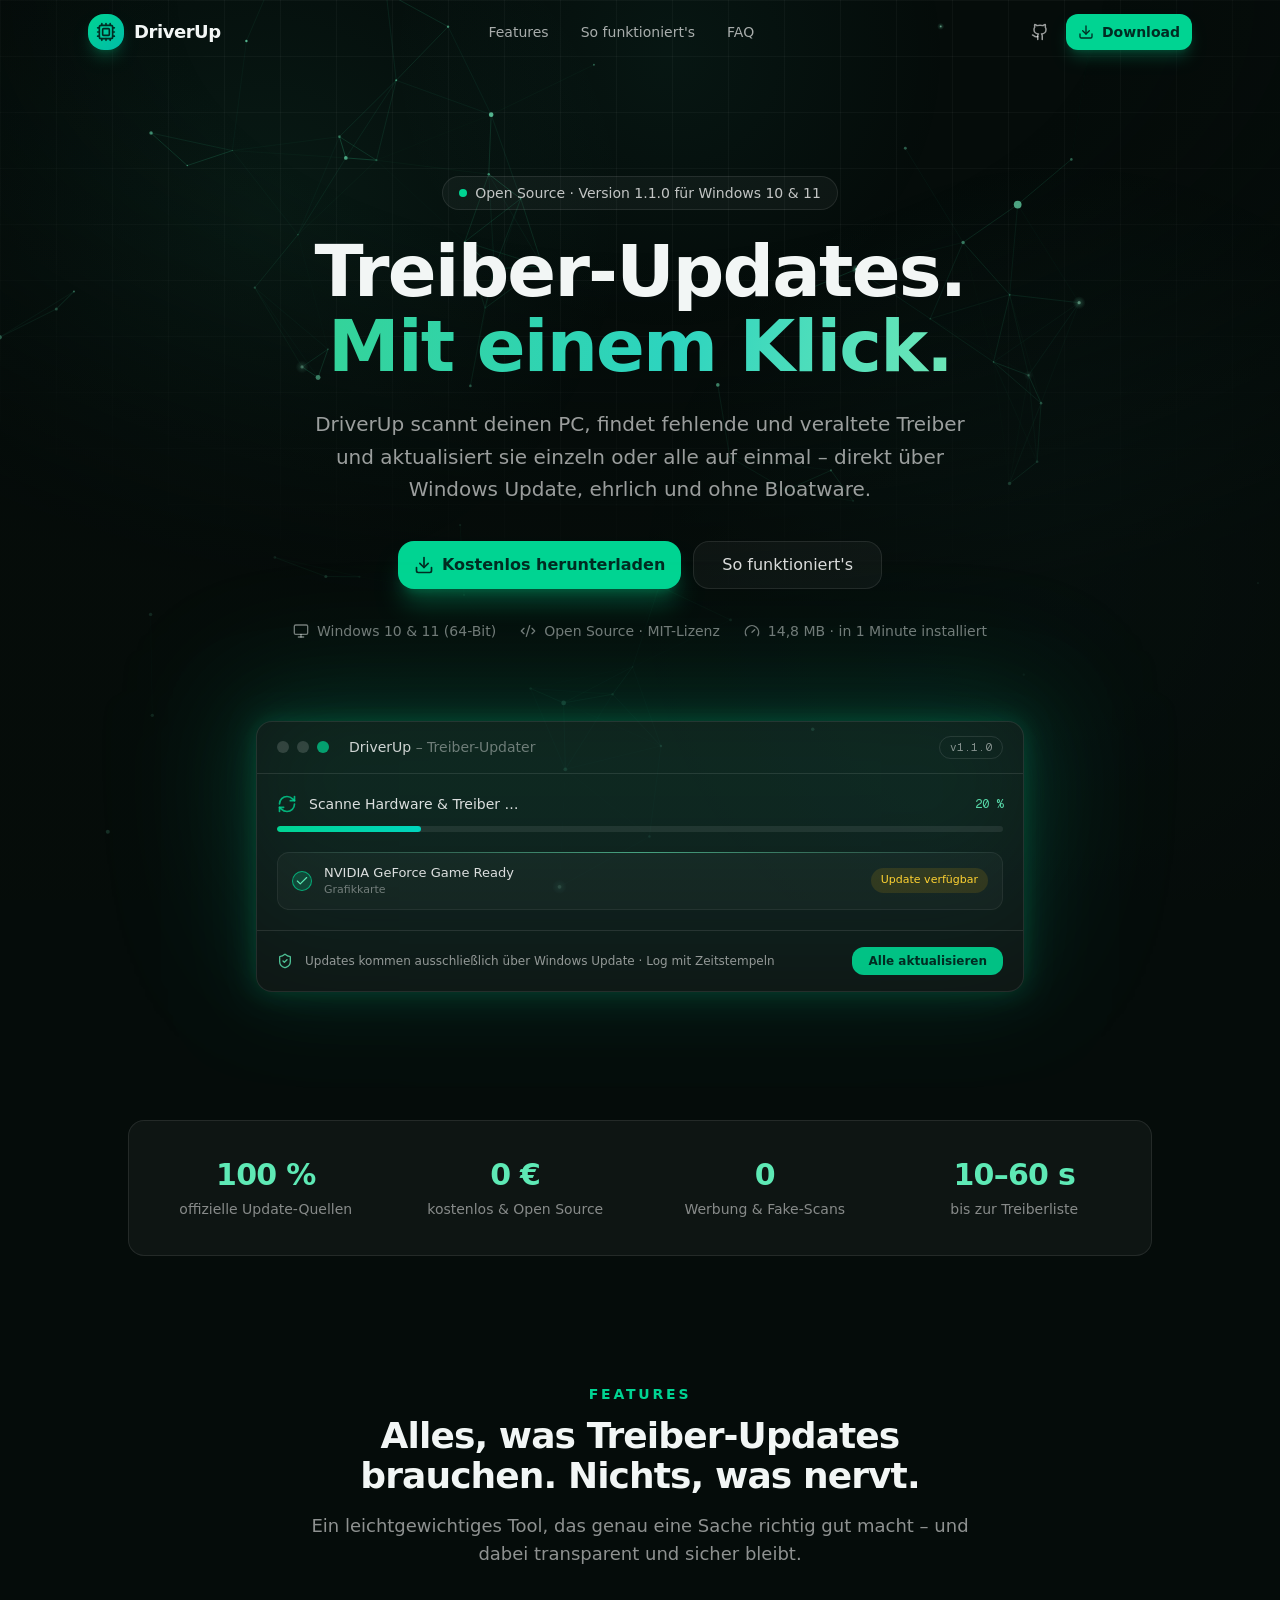
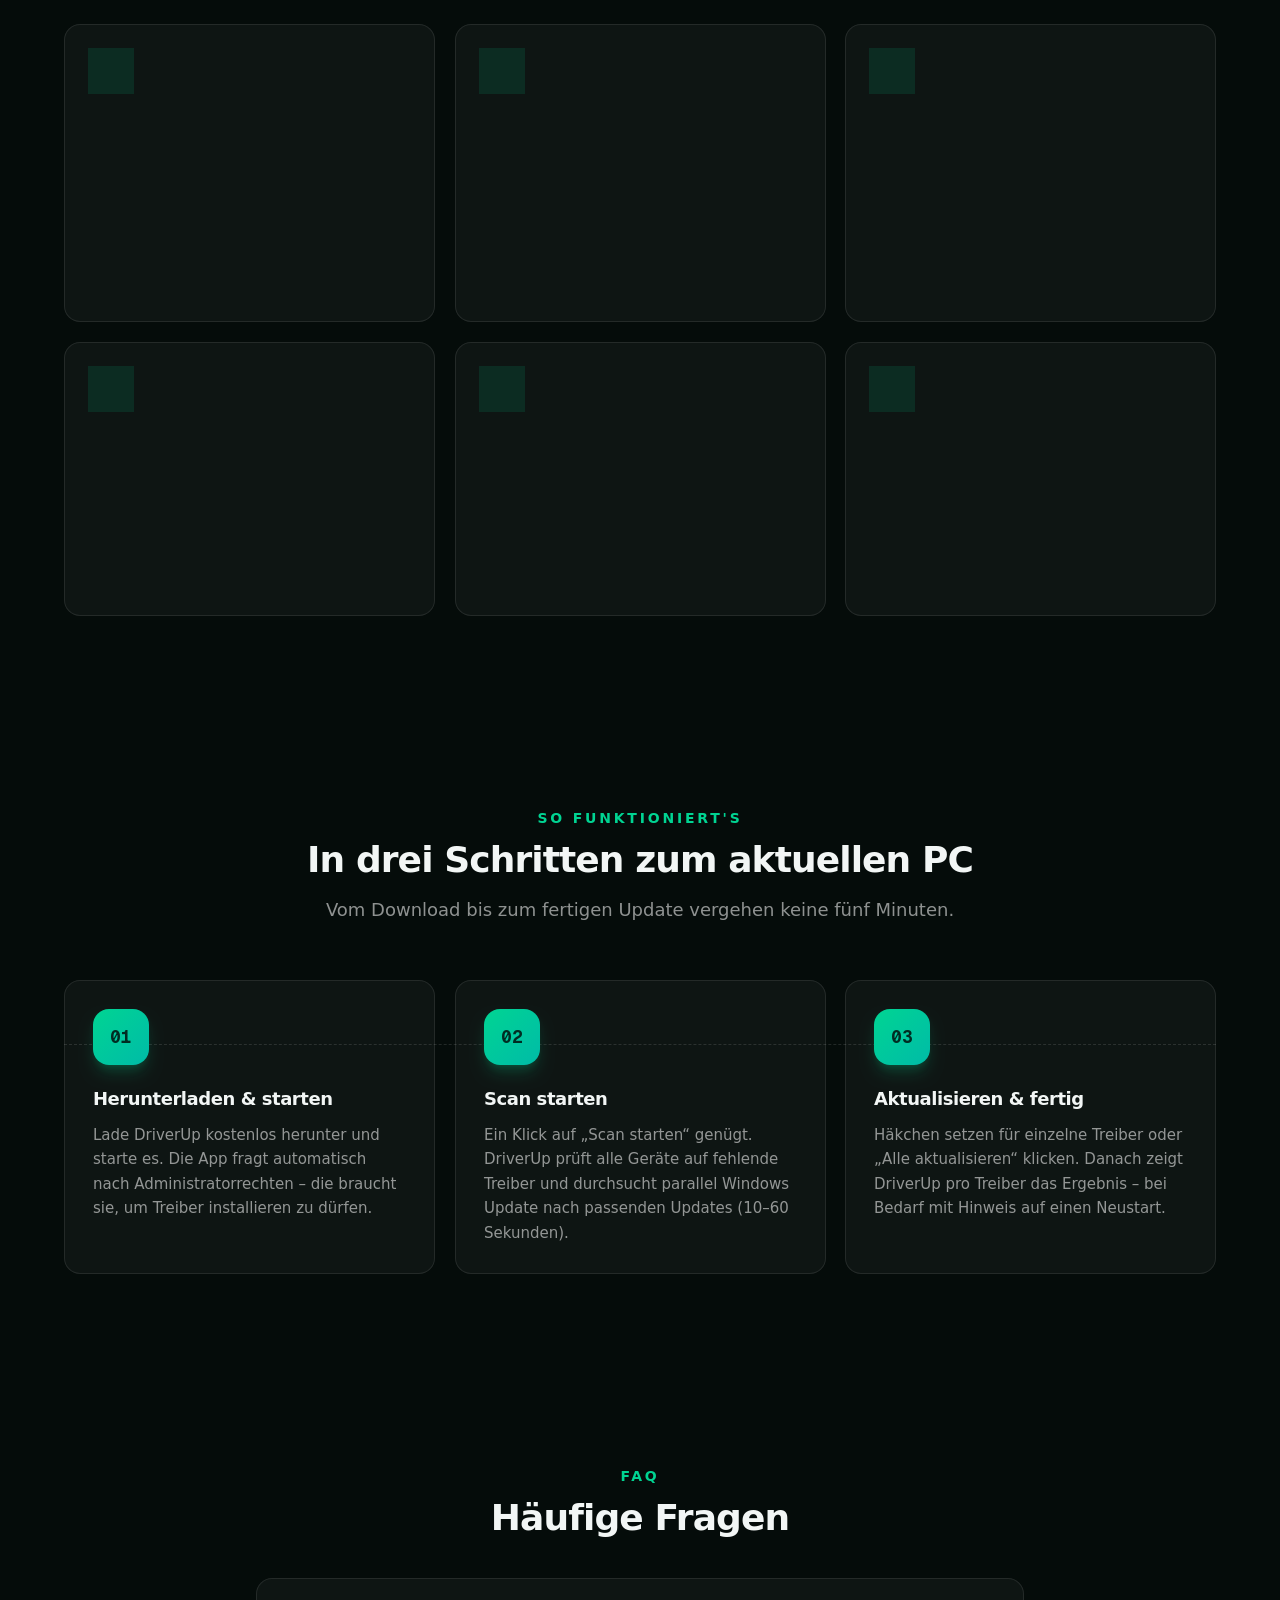
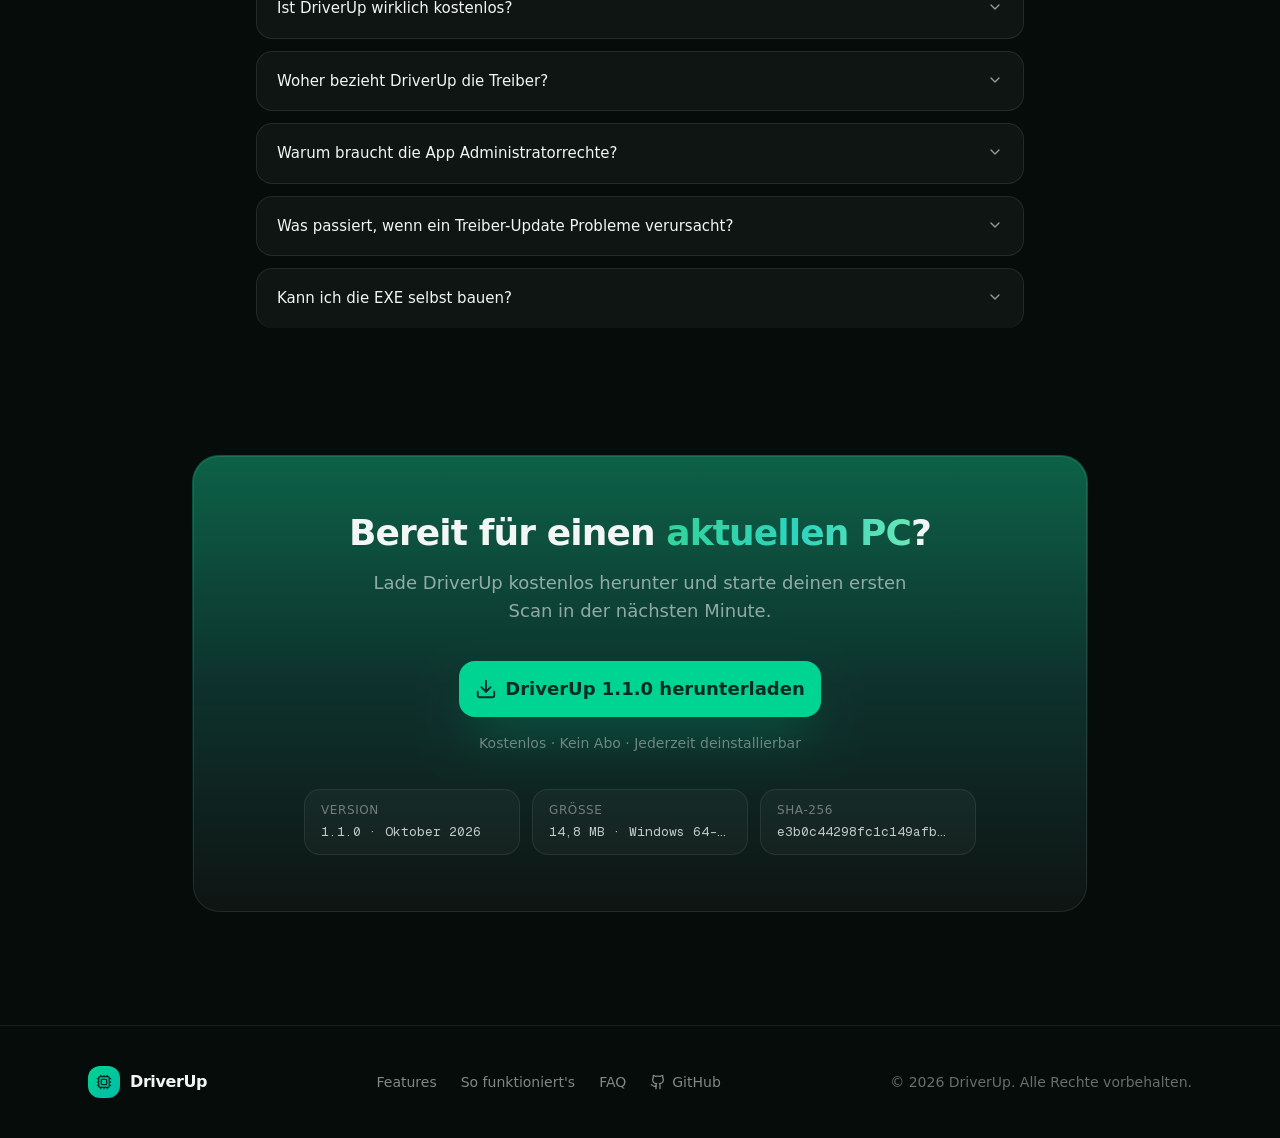
<file: index.html>
<!DOCTYPE html><!--fJaCdt336lvLM_6kGTPXJ--><html lang="de"><head><meta charSet="utf-8"/><meta name="viewport" content="width=device-width, initial-scale=1"/><link rel="preload" href="./_next/static/media/797e433ab948586e-s.p.29207c2f.woff2" as="font" crossorigin="" type="font/woff2"/><link rel="preload" href="./_next/static/media/caa3a2e1cccd8315-s.p.3b6cae6d.woff2" as="font" crossorigin="" type="font/woff2"/><link rel="stylesheet" href="./_next/static/chunks/7af0e173cf372ed8.css" data-precedence="next"/><link rel="stylesheet" href="./_next/static/chunks/e288eada62143590.css" data-precedence="next"/><link rel="preload" as="script" fetchPriority="low" href="./_next/static/chunks/49849b1b478e6b82.js"/><script src="./_next/static/chunks/771dedee3f5e1621.js" async=""></script><script src="./_next/static/chunks/e461e3027eb348df.js" async=""></script><script src="./_next/static/chunks/turbopack-eb070b397a47a893.js" async=""></script><script src="./_next/static/chunks/2f236954d6a65e12.js" async=""></script><script src="./_next/static/chunks/855224495f51c8c9.js" async=""></script><meta name="next-size-adjust" content=""/><title>DriverUp – Treiber automatisch aktualisieren</title><meta name="description" content="DriverUp scannt deinen Windows-PC, findet veraltete Treiber und aktualisiert sie mit einem Klick. Sicher, schnell und ohne Bloatware – für Windows 10 &amp; 11 (64-Bit)."/><meta name="author" content="DriverUp"/><meta name="keywords" content="Treiber Updater,Treiber aktualisieren,Windows Treiber,Driver Updater,Treiber download,Systemtreiber"/><meta property="og:title" content="DriverUp – Treiber-Updates mit einem Klick"/><meta property="og:description" content="Scannt deinen PC, findet veraltete Treiber und aktualisiert sie automatisch. Kostenlos für Windows 10 &amp; 11."/><meta property="og:site_name" content="DriverUp"/><meta property="og:locale" content="de_DE"/><meta property="og:type" content="website"/><meta name="twitter:card" content="summary_large_image"/><meta name="twitter:title" content="DriverUp – Treiber-Updates mit einem Klick"/><meta name="twitter:description" content="Scannt deinen PC, findet veraltete Treiber und aktualisiert sie automatisch. Kostenlos für Windows 10 &amp; 11."/><link rel="icon" href="./icon.svg"/><script src="./_next/static/chunks/a6dad97d9634a72d.js" noModule=""></script></head><body class="geist_a71539c9-module__T19VSG__variable geist_mono_8d43a2aa-module__8Li5zG__variable antialiased bg-background text-foreground"><div hidden=""><!--$--><!--/$--></div><div class="relative min-h-screen overflow-x-clip bg-background text-foreground"><canvas aria-hidden="true" class="pointer-events-none fixed inset-0 " style="z-index:0"></canvas><div aria-hidden="true" class="pointer-events-none fixed inset-0 z-0" style="background:radial-gradient(ellipse 90% 70% at 50% 0%, transparent 40%, oklch(0.145 0.012 175 / 0.75) 100%)"></div><header class="fixed inset-x-0 top-0 z-50"><nav class="mx-auto flex h-16 max-w-6xl items-center gap-6 px-4 sm:px-6"><a href="#" class="flex items-center gap-2.5" aria-label="DriverUp – Startseite"><span class="grid size-9 place-items-center rounded-xl bg-gradient-to-br from-emerald-400 to-teal-500 shadow-lg shadow-emerald-500/25"><svg xmlns="http://www.w3.org/2000/svg" width="24" height="24" viewBox="0 0 24 24" fill="none" stroke="currentColor" stroke-width="2" stroke-linecap="round" stroke-linejoin="round" class="lucide lucide-cpu size-5 text-emerald-950" aria-hidden="true"><path d="M12 20v2"></path><path d="M12 2v2"></path><path d="M17 20v2"></path><path d="M17 2v2"></path><path d="M2 12h2"></path><path d="M2 17h2"></path><path d="M2 7h2"></path><path d="M20 12h2"></path><path d="M20 17h2"></path><path d="M20 7h2"></path><path d="M7 20v2"></path><path d="M7 2v2"></path><rect x="4" y="4" width="16" height="16" rx="2"></rect><rect x="8" y="8" width="8" height="8" rx="1"></rect></svg></span><span class="text-lg font-bold tracking-tight">DriverUp</span></a><div class="mx-auto hidden items-center gap-1 md:flex" role="navigation" aria-label="Hauptnavigation"><a href="#features" class="rounded-lg px-3.5 py-2 text-sm text-white/65 transition-colors hover:bg-white/6 hover:text-white">Features</a><a href="#anleitung" class="rounded-lg px-3.5 py-2 text-sm text-white/65 transition-colors hover:bg-white/6 hover:text-white">So funktioniert&#x27;s</a><a href="#faq" class="rounded-lg px-3.5 py-2 text-sm text-white/65 transition-colors hover:bg-white/6 hover:text-white">FAQ</a></div><div class="ml-auto flex items-center gap-2 md:ml-0"><a href="https://github.com/dein-name/driverup-website" target="_blank" rel="noopener noreferrer" aria-label="GitHub-Repository" class="hidden size-9 place-items-center rounded-lg text-white/60 transition-colors hover:bg-white/6 hover:text-white sm:grid"><svg xmlns="http://www.w3.org/2000/svg" width="24" height="24" viewBox="0 0 24 24" fill="none" stroke="currentColor" stroke-width="2" stroke-linecap="round" stroke-linejoin="round" class="lucide lucide-github size-4.5" aria-hidden="true"><path d="M15 22v-4a4.8 4.8 0 0 0-1-3.5c3 0 6-2 6-5.5.08-1.25-.27-2.48-1-3.5.28-1.15.28-2.35 0-3.5 0 0-1 0-3 1.5-2.64-.5-5.36-.5-8 0C6 2 5 2 5 2c-.3 1.15-.3 2.35 0 3.5A5.403 5.403 0 0 0 4 9c0 3.5 3 5.5 6 5.5-.39.49-.68 1.05-.85 1.65-.17.6-.22 1.23-.15 1.85v4"></path><path d="M9 18c-4.51 2-5-2-7-2"></path></svg></a><a href="./downloads/DriverUp.exe" download="" data-slot="button" class="inline-flex items-center justify-center gap-2 whitespace-nowrap text-sm transition-all disabled:pointer-events-none disabled:opacity-50 [&amp;_svg]:pointer-events-none [&amp;_svg:not([class*=&#x27;size-&#x27;])]:size-4 shrink-0 [&amp;_svg]:shrink-0 outline-none focus-visible:border-ring focus-visible:ring-ring/50 focus-visible:ring-[3px] aria-invalid:ring-destructive/20 dark:aria-invalid:ring-destructive/40 aria-invalid:border-destructive py-2 has-[&gt;svg]:px-3 h-9 rounded-lg bg-emerald-400 px-4 font-semibold text-emerald-950 shadow-lg shadow-emerald-500/25 hover:bg-emerald-300"><svg xmlns="http://www.w3.org/2000/svg" width="24" height="24" viewBox="0 0 24 24" fill="none" stroke="currentColor" stroke-width="2" stroke-linecap="round" stroke-linejoin="round" class="lucide lucide-download size-4" aria-hidden="true"><path d="M12 15V3"></path><path d="M21 15v4a2 2 0 0 1-2 2H5a2 2 0 0 1-2-2v-4"></path><path d="m7 10 5 5 5-5"></path></svg>Download</a></div></nav></header><main class="relative z-10"><section class="relative overflow-hidden px-4 pb-24 pt-36 sm:px-6 md:pt-44"><div aria-hidden="true" class="grid-bg absolute inset-0 -z-10"></div><div class="mx-auto max-w-3xl text-center"><div class="transition-all duration-700 ease-out will-change-transform translate-y-8 opacity-0 " style="transition-delay:0ms"><span class="glass inline-flex items-center gap-2 rounded-full px-4 py-1.5 text-sm text-white/75"><span class="animate-pulse-dot size-2 rounded-full bg-emerald-400"></span>Open Source · Version <!-- -->1.1.0<!-- --> für Windows 10 &amp; 11</span></div><div class="transition-all duration-700 ease-out will-change-transform translate-y-8 opacity-0 " style="transition-delay:80ms"><h1 class="mt-6 text-5xl font-bold leading-[1.04] tracking-tight sm:text-6xl md:text-7xl">Treiber-Updates.<br/><span class="text-gradient">Mit einem Klick.</span></h1></div><div class="transition-all duration-700 ease-out will-change-transform translate-y-8 opacity-0 " style="transition-delay:160ms"><p class="mx-auto mt-6 max-w-2xl text-lg leading-relaxed text-white/60 sm:text-xl">DriverUp<!-- --> scannt deinen PC, findet fehlende und veraltete Treiber und aktualisiert sie einzeln oder alle auf einmal – direkt über Windows Update, ehrlich und ohne Bloatware.</p></div><div class="transition-all duration-700 ease-out will-change-transform translate-y-8 opacity-0 " style="transition-delay:240ms"><div class="mt-9 flex flex-col items-center justify-center gap-3 sm:flex-row"><a href="./downloads/DriverUp.exe" download="" data-slot="button" class="inline-flex items-center justify-center gap-2 whitespace-nowrap disabled:pointer-events-none disabled:opacity-50 [&amp;_svg]:pointer-events-none [&amp;_svg:not([class*=&#x27;size-&#x27;])]:size-4 shrink-0 [&amp;_svg]:shrink-0 outline-none focus-visible:border-ring focus-visible:ring-ring/50 focus-visible:ring-[3px] aria-invalid:ring-destructive/20 dark:aria-invalid:ring-destructive/40 aria-invalid:border-destructive has-[&gt;svg]:px-4 h-12 rounded-xl bg-emerald-400 px-7 text-base font-semibold text-emerald-950 shadow-xl shadow-emerald-500/30 transition-all hover:-translate-y-0.5 hover:bg-emerald-300 hover:shadow-2xl hover:shadow-emerald-500/40"><svg xmlns="http://www.w3.org/2000/svg" width="24" height="24" viewBox="0 0 24 24" fill="none" stroke="currentColor" stroke-width="2" stroke-linecap="round" stroke-linejoin="round" class="lucide lucide-download size-5" aria-hidden="true"><path d="M12 15V3"></path><path d="M21 15v4a2 2 0 0 1-2 2H5a2 2 0 0 1-2-2v-4"></path><path d="m7 10 5 5 5-5"></path></svg>Kostenlos herunterladen</a><a href="#anleitung" data-slot="button" class="inline-flex items-center justify-center gap-2 whitespace-nowrap transition-all disabled:pointer-events-none disabled:opacity-50 [&amp;_svg]:pointer-events-none [&amp;_svg:not([class*=&#x27;size-&#x27;])]:size-4 shrink-0 [&amp;_svg]:shrink-0 outline-none focus-visible:border-ring focus-visible:ring-ring/50 focus-visible:ring-[3px] aria-invalid:ring-destructive/20 dark:aria-invalid:ring-destructive/40 aria-invalid:border-destructive dark:hover:bg-accent/50 has-[&gt;svg]:px-4 glass h-12 rounded-xl px-7 text-base font-medium text-white/85 hover:bg-white/8 hover:text-white">So funktioniert&#x27;s</a></div></div><div class="transition-all duration-700 ease-out will-change-transform translate-y-8 opacity-0 " style="transition-delay:320ms"><ul class="mt-8 flex flex-wrap items-center justify-center gap-x-6 gap-y-2 text-sm text-white/45" aria-label="Kurzinfo"><li class="flex items-center gap-2"><svg xmlns="http://www.w3.org/2000/svg" width="24" height="24" viewBox="0 0 24 24" fill="none" stroke="currentColor" stroke-width="2" stroke-linecap="round" stroke-linejoin="round" class="lucide lucide-monitor size-4" aria-hidden="true"><rect width="20" height="14" x="2" y="3" rx="2"></rect><line x1="8" x2="16" y1="21" y2="21"></line><line x1="12" x2="12" y1="17" y2="21"></line></svg>Windows 10 &amp; 11 (64-Bit)</li><li class="flex items-center gap-2"><svg xmlns="http://www.w3.org/2000/svg" width="24" height="24" viewBox="0 0 24 24" fill="none" stroke="currentColor" stroke-width="2" stroke-linecap="round" stroke-linejoin="round" class="lucide lucide-code-xml size-4" aria-hidden="true"><path d="m18 16 4-4-4-4"></path><path d="m6 8-4 4 4 4"></path><path d="m14.5 4-5 16"></path></svg>Open Source · MIT-Lizenz</li><li class="flex items-center gap-2"><svg xmlns="http://www.w3.org/2000/svg" width="24" height="24" viewBox="0 0 24 24" fill="none" stroke="currentColor" stroke-width="2" stroke-linecap="round" stroke-linejoin="round" class="lucide lucide-gauge size-4" aria-hidden="true"><path d="m12 14 4-4"></path><path d="M3.34 19a10 10 0 1 1 17.32 0"></path></svg>14,8 MB<!-- --> · in 1 Minute installiert</li></ul></div></div><div class="transition-all duration-700 ease-out will-change-transform translate-y-8 opacity-0 relative mx-auto mt-16 max-w-3xl sm:mt-20" style="transition-delay:380ms"><div aria-hidden="true" class="absolute -inset-8 -z-10 rounded-[2.5rem] bg-gradient-to-b from-emerald-400/14 via-teal-400/8 to-transparent blur-3xl"></div><div class="glass glow-emerald relative overflow-hidden rounded-2xl text-left"><div class="flex items-center gap-2 border-b border-white/10 px-5 py-3.5"><span class="size-3 rounded-full bg-white/15"></span><span class="size-3 rounded-full bg-white/15"></span><span class="size-3 rounded-full bg-emerald-400/70"></span><span class="ml-3 text-sm font-medium text-white/80">DriverUp <span class="text-white/40">– Treiber-Updater</span></span><span class="ml-auto hidden rounded-full border border-white/10 px-2.5 py-0.5 font-mono text-[11px] text-white/50 sm:inline">v<!-- -->1.1.0</span></div><div class="flex items-center gap-3 px-5 pt-5"><svg xmlns="http://www.w3.org/2000/svg" width="24" height="24" viewBox="0 0 24 24" fill="none" stroke="currentColor" stroke-width="2" stroke-linecap="round" stroke-linejoin="round" class="lucide lucide-refresh-cw size-5 shrink-0 animate-spin text-emerald-400/80" style="animation-duration:2.4s" aria-hidden="true"><path d="M3 12a9 9 0 0 1 9-9 9.75 9.75 0 0 1 6.74 2.74L21 8"></path><path d="M21 3v5h-5"></path><path d="M21 12a9 9 0 0 1-9 9 9.75 9.75 0 0 1-6.74-2.74L3 16"></path><path d="M8 16H3v5"></path></svg><p class="text-sm font-medium text-white/85">Scanne Hardware &amp; Treiber …</p><span class="ml-auto font-mono text-xs text-emerald-300/90">0<!-- --> %</span></div><div class="px-5 pt-3"><div class="h-1.5 overflow-hidden rounded-full bg-white/8"><div class="h-full rounded-full bg-gradient-to-r from-emerald-400 to-teal-400 transition-[width] duration-150 ease-linear" style="width:0%"></div></div></div><div class="relative px-5 py-5"><div aria-hidden="true" class="animate-scan-sweep pointer-events-none absolute inset-x-5 h-px bg-gradient-to-r from-transparent via-emerald-300/60 to-transparent"></div><ul class="space-y-2" aria-label="Gefundene Treiber"><li class="flex items-center gap-3 rounded-lg border border-white/6 bg-white/3 px-3.5 py-2.5"><span class="grid size-5 shrink-0 place-items-center rounded-md border border-emerald-400/70 bg-emerald-400/20" aria-hidden="true"><svg xmlns="http://www.w3.org/2000/svg" width="24" height="24" viewBox="0 0 24 24" fill="none" stroke="currentColor" stroke-width="2" stroke-linecap="round" stroke-linejoin="round" class="lucide lucide-check size-3.5 text-emerald-300" aria-hidden="true"><path d="M20 6 9 17l-5-5"></path></svg></span><span class="min-w-0"><span class="block truncate text-[13px] font-medium text-white/85">NVIDIA GeForce Game Ready</span><span class="block text-[11px] text-white/40">Grafikkarte</span></span><span class="ml-auto shrink-0 rounded-full px-2.5 py-1 text-[11px] font-medium bg-amber-400/12 text-amber-300">Update verfügbar</span></li></ul></div><div class="flex items-center gap-3 border-t border-white/10 px-5 py-4"><svg xmlns="http://www.w3.org/2000/svg" width="24" height="24" viewBox="0 0 24 24" fill="none" stroke="currentColor" stroke-width="2" stroke-linecap="round" stroke-linejoin="round" class="lucide lucide-shield-check size-4 text-emerald-300/80" aria-hidden="true"><path d="M20 13c0 5-3.5 7.5-7.66 8.95a1 1 0 0 1-.67-.01C7.5 20.5 4 18 4 13V6a1 1 0 0 1 1-1c2 0 4.5-1.2 6.24-2.72a1.17 1.17 0 0 1 1.52 0C14.51 3.81 17 5 19 5a1 1 0 0 1 1 1z"></path><path d="m9 12 2 2 4-4"></path></svg><span class="text-xs text-white/55">Updates kommen ausschließlich über Windows Update · Log mit Zeitstempeln</span><button type="button" tabindex="-1" aria-hidden="true" class="ml-auto rounded-lg bg-emerald-400/90 px-4 py-1.5 text-xs font-semibold text-emerald-950">Alle aktualisieren</button></div></div></div></section><section class="px-4 py-8 sm:px-6" aria-label="Zahlen &amp; Fakten"><div class="transition-all duration-700 ease-out will-change-transform translate-y-8 opacity-0 " style="transition-delay:0ms"><dl class="glass mx-auto grid max-w-5xl grid-cols-2 gap-x-6 gap-y-8 rounded-2xl px-6 py-9 md:grid-cols-4"><div class="text-center"><dt class="sr-only">offizielle Update-Quellen</dt><dd class="text-3xl font-bold tracking-tight text-emerald-300">100 %</dd><dd class="mt-1.5 text-sm text-white/50">offizielle Update-Quellen</dd></div><div class="text-center"><dt class="sr-only">kostenlos &amp; Open Source</dt><dd class="text-3xl font-bold tracking-tight text-emerald-300">0 €</dd><dd class="mt-1.5 text-sm text-white/50">kostenlos &amp; Open Source</dd></div><div class="text-center"><dt class="sr-only">Werbung &amp; Fake-Scans</dt><dd class="text-3xl font-bold tracking-tight text-emerald-300">0</dd><dd class="mt-1.5 text-sm text-white/50">Werbung &amp; Fake-Scans</dd></div><div class="text-center"><dt class="sr-only">bis zur Treiberliste</dt><dd class="text-3xl font-bold tracking-tight text-emerald-300">10–60 s</dd><dd class="mt-1.5 text-sm text-white/50">bis zur Treiberliste</dd></div></dl></div></section><section id="features" class="scroll-mt-24 px-4 py-24 sm:px-6"><div class="mx-auto max-w-6xl"><div class="transition-all duration-700 ease-out will-change-transform translate-y-8 opacity-0 mx-auto max-w-2xl text-center" style="transition-delay:0ms"><p class="text-sm font-semibold uppercase tracking-[0.2em] text-emerald-400">Features</p><h2 class="mt-3 text-3xl font-bold tracking-tight sm:text-4xl">Alles, was Treiber-Updates brauchen. Nichts, was nervt.</h2><p class="mt-4 text-lg text-white/55">Ein leichtgewichtiges Tool, das genau eine Sache richtig gut macht – und dabei transparent und sicher bleibt.</p></div><div class="mt-14 grid gap-5 sm:grid-cols-2 lg:grid-cols-3"><div class="transition-all duration-700 ease-out will-change-transform translate-y-8 opacity-0 " style="transition-delay:0ms"><div class="relative will-change-transform transition-transform ease-out glass h-full rounded-2xl p-6 transition-colors hover:border-emerald-400/25" style="transform-style:preserve-3d;transition-duration:120ms"><span class="grid size-11 place-items-center rounded-xl bg-emerald-400/12 ring-1 ring-emerald-400/20"><svg xmlns="http://www.w3.org/2000/svg" width="24" height="24" viewBox="0 0 24 24" fill="none" stroke="currentColor" stroke-width="2" stroke-linecap="round" stroke-linejoin="round" class="lucide lucide-scan-search size-5.5 text-emerald-300" aria-hidden="true"><path d="M3 7V5a2 2 0 0 1 2-2h2"></path><path d="M17 3h2a2 2 0 0 1 2 2v2"></path><path d="M21 17v2a2 2 0 0 1-2 2h-2"></path><path d="M7 21H5a2 2 0 0 1-2-2v-2"></path><circle cx="12" cy="12" r="3"></circle><path d="m16 16-1.9-1.9"></path></svg></span><h3 class="mt-5 text-lg font-semibold tracking-tight">Echter Systemscan</h3><p class="mt-2.5 text-[15px] leading-relaxed text-white/55">DriverUp liest den Geräte-Manager aus und findet jedes Gerät mit fehlendem oder fehlerhaftem Treiber – dazu passende Updates direkt aus dem Microsoft-Katalog. Kein Fake-Scan, keine erfundenen Funde.</p><div aria-hidden="true" class="pointer-events-none absolute inset-0 rounded-[inherit] opacity-0 transition-opacity duration-300" style="background:radial-gradient(420px circle at var(--gx, 50%) var(--gy, 50%), rgba(255,255,255,0.09), transparent 45%);opacity:var(--glare-opacity, 0)"></div></div></div><div class="transition-all duration-700 ease-out will-change-transform translate-y-8 opacity-0 " style="transition-delay:90ms"><div class="relative will-change-transform transition-transform ease-out glass h-full rounded-2xl p-6 transition-colors hover:border-emerald-400/25" style="transform-style:preserve-3d;transition-duration:120ms"><span class="grid size-11 place-items-center rounded-xl bg-emerald-400/12 ring-1 ring-emerald-400/20"><svg xmlns="http://www.w3.org/2000/svg" width="24" height="24" viewBox="0 0 24 24" fill="none" stroke="currentColor" stroke-width="2" stroke-linecap="round" stroke-linejoin="round" class="lucide lucide-shield-check size-5.5 text-emerald-300" aria-hidden="true"><path d="M20 13c0 5-3.5 7.5-7.66 8.95a1 1 0 0 1-.67-.01C7.5 20.5 4 18 4 13V6a1 1 0 0 1 1-1c2 0 4.5-1.2 6.24-2.72a1.17 1.17 0 0 1 1.52 0C14.51 3.81 17 5 19 5a1 1 0 0 1 1 1z"></path><path d="m9 12 2 2 4-4"></path></svg></span><h3 class="mt-5 text-lg font-semibold tracking-tight">Nur offizielle Quellen</h3><p class="mt-2.5 text-[15px] leading-relaxed text-white/55">Alle Updates kommen ausschließlich über den Windows-Update-Dienst – also zertifizierte Originalpakete von Microsoft und den Herstellern. Nichts wird von Drittanbieter-Servern geladen.</p><div aria-hidden="true" class="pointer-events-none absolute inset-0 rounded-[inherit] opacity-0 transition-opacity duration-300" style="background:radial-gradient(420px circle at var(--gx, 50%) var(--gy, 50%), rgba(255,255,255,0.09), transparent 45%);opacity:var(--glare-opacity, 0)"></div></div></div><div class="transition-all duration-700 ease-out will-change-transform translate-y-8 opacity-0 " style="transition-delay:180ms"><div class="relative will-change-transform transition-transform ease-out glass h-full rounded-2xl p-6 transition-colors hover:border-emerald-400/25" style="transform-style:preserve-3d;transition-duration:120ms"><span class="grid size-11 place-items-center rounded-xl bg-emerald-400/12 ring-1 ring-emerald-400/20"><svg xmlns="http://www.w3.org/2000/svg" width="24" height="24" viewBox="0 0 24 24" fill="none" stroke="currentColor" stroke-width="2" stroke-linecap="round" stroke-linejoin="round" class="lucide lucide-list-checks size-5.5 text-emerald-300" aria-hidden="true"><path d="m3 17 2 2 4-4"></path><path d="m3 7 2 2 4-4"></path><path d="M13 6h8"></path><path d="M13 12h8"></path><path d="M13 18h8"></path></svg></span><h3 class="mt-5 text-lg font-semibold tracking-tight">Einzeln oder alle auf einmal</h3><p class="mt-2.5 text-[15px] leading-relaxed text-white/55">Übersichtliche Treiberliste mit Häkchen: einzelne Treiber gezielt aktualisieren oder mit einem Klick alle auf einmal. Der Status erscheint danach für jeden Treiber einzeln.</p><div aria-hidden="true" class="pointer-events-none absolute inset-0 rounded-[inherit] opacity-0 transition-opacity duration-300" style="background:radial-gradient(420px circle at var(--gx, 50%) var(--gy, 50%), rgba(255,255,255,0.09), transparent 45%);opacity:var(--glare-opacity, 0)"></div></div></div><div class="transition-all duration-700 ease-out will-change-transform translate-y-8 opacity-0 " style="transition-delay:0ms"><div class="relative will-change-transform transition-transform ease-out glass h-full rounded-2xl p-6 transition-colors hover:border-emerald-400/25" style="transform-style:preserve-3d;transition-duration:120ms"><span class="grid size-11 place-items-center rounded-xl bg-emerald-400/12 ring-1 ring-emerald-400/20"><svg xmlns="http://www.w3.org/2000/svg" width="24" height="24" viewBox="0 0 24 24" fill="none" stroke="currentColor" stroke-width="2" stroke-linecap="round" stroke-linejoin="round" class="lucide lucide-terminal size-5.5 text-emerald-300" aria-hidden="true"><path d="M12 19h8"></path><path d="m4 17 6-6-6-6"></path></svg></span><h3 class="mt-5 text-lg font-semibold tracking-tight">Transparentes Log</h3><p class="mt-2.5 text-[15px] leading-relaxed text-white/55">Jeder Schritt wird mit Zeitstempel im Log festgehalten. DriverUp macht nichts im Verborgenen – du siehst immer genau, was gescannt, geladen und installiert wurde.</p><div aria-hidden="true" class="pointer-events-none absolute inset-0 rounded-[inherit] opacity-0 transition-opacity duration-300" style="background:radial-gradient(420px circle at var(--gx, 50%) var(--gy, 50%), rgba(255,255,255,0.09), transparent 45%);opacity:var(--glare-opacity, 0)"></div></div></div><div class="transition-all duration-700 ease-out will-change-transform translate-y-8 opacity-0 " style="transition-delay:90ms"><div class="relative will-change-transform transition-transform ease-out glass h-full rounded-2xl p-6 transition-colors hover:border-emerald-400/25" style="transform-style:preserve-3d;transition-duration:120ms"><span class="grid size-11 place-items-center rounded-xl bg-emerald-400/12 ring-1 ring-emerald-400/20"><svg xmlns="http://www.w3.org/2000/svg" width="24" height="24" viewBox="0 0 24 24" fill="none" stroke="currentColor" stroke-width="2" stroke-linecap="round" stroke-linejoin="round" class="lucide lucide-code-xml size-5.5 text-emerald-300" aria-hidden="true"><path d="m18 16 4-4-4-4"></path><path d="m6 8-4 4 4 4"></path><path d="m14.5 4-5 16"></path></svg></span><h3 class="mt-5 text-lg font-semibold tracking-tight">Open Source (Python)</h3><p class="mt-2.5 text-[15px] leading-relaxed text-white/55">Der komplette Quellcode ist einsehbar (MIT-Lizenz) und lässt sich mit einer einzigen Bat-Datei selbst zur EXE bauen – ganz ohne Python-Kenntnisse, per PyInstaller.</p><div aria-hidden="true" class="pointer-events-none absolute inset-0 rounded-[inherit] opacity-0 transition-opacity duration-300" style="background:radial-gradient(420px circle at var(--gx, 50%) var(--gy, 50%), rgba(255,255,255,0.09), transparent 45%);opacity:var(--glare-opacity, 0)"></div></div></div><div class="transition-all duration-700 ease-out will-change-transform translate-y-8 opacity-0 " style="transition-delay:180ms"><div class="relative will-change-transform transition-transform ease-out glass h-full rounded-2xl p-6 transition-colors hover:border-emerald-400/25" style="transform-style:preserve-3d;transition-duration:120ms"><span class="grid size-11 place-items-center rounded-xl bg-emerald-400/12 ring-1 ring-emerald-400/20"><svg xmlns="http://www.w3.org/2000/svg" width="24" height="24" viewBox="0 0 24 24" fill="none" stroke="currentColor" stroke-width="2" stroke-linecap="round" stroke-linejoin="round" class="lucide lucide-cloud-off size-5.5 text-emerald-300" aria-hidden="true"><path d="m2 2 20 20"></path><path d="M5.782 5.782A7 7 0 0 0 9 19h8.5a4.5 4.5 0 0 0 1.307-.193"></path><path d="M21.532 16.5A4.5 4.5 0 0 0 17.5 10h-1.79A7.008 7.008 0 0 0 10 5.07"></path></svg></span><h3 class="mt-5 text-lg font-semibold tracking-tight">100 % lokal, keine Cloud</h3><p class="mt-2.5 text-[15px] leading-relaxed text-white/55">DriverUp läuft komplett auf deinem PC. Es gibt keine Konten, keine Tracking-Server und keine versteckten Kosten – deine Hardware-Daten verlassen deinen Rechner nicht.</p><div aria-hidden="true" class="pointer-events-none absolute inset-0 rounded-[inherit] opacity-0 transition-opacity duration-300" style="background:radial-gradient(420px circle at var(--gx, 50%) var(--gy, 50%), rgba(255,255,255,0.09), transparent 45%);opacity:var(--glare-opacity, 0)"></div></div></div></div></div></section><section id="anleitung" class="scroll-mt-24 px-4 py-24 sm:px-6"><div class="mx-auto max-w-6xl"><div class="transition-all duration-700 ease-out will-change-transform translate-y-8 opacity-0 mx-auto max-w-2xl text-center" style="transition-delay:0ms"><p class="text-sm font-semibold uppercase tracking-[0.2em] text-emerald-400">So funktioniert&#x27;s</p><h2 class="mt-3 text-3xl font-bold tracking-tight sm:text-4xl">In drei Schritten zum aktuellen PC</h2><p class="mt-4 text-lg text-white/55">Vom Download bis zum fertigen Update vergehen keine fünf Minuten.</p></div><ol class="relative mt-14 grid gap-5 md:grid-cols-3"><div aria-hidden="true" class="absolute left-0 right-0 top-16 hidden border-t border-dashed border-white/12 md:block"></div><div class="transition-all duration-700 ease-out will-change-transform translate-y-8 opacity-0 " style="transition-delay:0ms"><li class="glass relative h-full rounded-2xl p-7"><div class="flex items-center gap-4"><span class="grid size-14 place-items-center rounded-2xl bg-gradient-to-br from-emerald-400 to-teal-500 font-mono text-lg font-bold text-emerald-950 shadow-lg shadow-emerald-500/25">01</span></div><h3 class="mt-5 text-lg font-semibold tracking-tight">Herunterladen &amp; starten</h3><p class="mt-2.5 text-[15px] leading-relaxed text-white/55">Lade DriverUp kostenlos herunter und starte es. Die App fragt automatisch nach Administratorrechten – die braucht sie, um Treiber installieren zu dürfen.</p></li></div><div class="transition-all duration-700 ease-out will-change-transform translate-y-8 opacity-0 " style="transition-delay:110ms"><li class="glass relative h-full rounded-2xl p-7"><div class="flex items-center gap-4"><span class="grid size-14 place-items-center rounded-2xl bg-gradient-to-br from-emerald-400 to-teal-500 font-mono text-lg font-bold text-emerald-950 shadow-lg shadow-emerald-500/25">02</span></div><h3 class="mt-5 text-lg font-semibold tracking-tight">Scan starten</h3><p class="mt-2.5 text-[15px] leading-relaxed text-white/55">Ein Klick auf „Scan starten“ genügt. DriverUp prüft alle Geräte auf fehlende Treiber und durchsucht parallel Windows Update nach passenden Updates (10–60 Sekunden).</p></li></div><div class="transition-all duration-700 ease-out will-change-transform translate-y-8 opacity-0 " style="transition-delay:220ms"><li class="glass relative h-full rounded-2xl p-7"><div class="flex items-center gap-4"><span class="grid size-14 place-items-center rounded-2xl bg-gradient-to-br from-emerald-400 to-teal-500 font-mono text-lg font-bold text-emerald-950 shadow-lg shadow-emerald-500/25">03</span></div><h3 class="mt-5 text-lg font-semibold tracking-tight">Aktualisieren &amp; fertig</h3><p class="mt-2.5 text-[15px] leading-relaxed text-white/55">Häkchen setzen für einzelne Treiber oder „Alle aktualisieren“ klicken. Danach zeigt DriverUp pro Treiber das Ergebnis – bei Bedarf mit Hinweis auf einen Neustart.</p></li></div></ol></div></section><section id="faq" class="scroll-mt-24 px-4 py-24 sm:px-6"><div class="mx-auto max-w-3xl"><div class="transition-all duration-700 ease-out will-change-transform translate-y-8 opacity-0 text-center" style="transition-delay:0ms"><p class="text-sm font-semibold uppercase tracking-[0.2em] text-emerald-400">FAQ</p><h2 class="mt-3 text-3xl font-bold tracking-tight sm:text-4xl">Häufige Fragen</h2></div><div class="transition-all duration-700 ease-out will-change-transform translate-y-8 opacity-0 " style="transition-delay:120ms"><div data-slot="accordion" class="mt-10 space-y-3" data-orientation="vertical"><div data-state="closed" data-orientation="vertical" data-slot="accordion-item" class="last:border-b-0 glass rounded-xl border border-white/9 px-5"><h3 data-orientation="vertical" data-state="closed" class="flex"><button type="button" aria-controls="radix-_R_2dcavb_" aria-expanded="false" data-state="closed" data-orientation="vertical" id="radix-_R_dcavb_" data-slot="accordion-trigger" class="focus-visible:border-ring focus-visible:ring-ring/50 flex flex-1 items-start justify-between gap-4 rounded-md transition-all outline-none focus-visible:ring-[3px] disabled:pointer-events-none disabled:opacity-50 [&amp;[data-state=open]&gt;svg]:rotate-180 py-4.5 text-left text-[15px] font-medium hover:no-underline hover:text-emerald-200" data-radix-collection-item="">Ist DriverUp wirklich kostenlos?<svg xmlns="http://www.w3.org/2000/svg" width="24" height="24" viewBox="0 0 24 24" fill="none" stroke="currentColor" stroke-width="2" stroke-linecap="round" stroke-linejoin="round" class="lucide lucide-chevron-down text-muted-foreground pointer-events-none size-4 shrink-0 translate-y-0.5 transition-transform duration-200" aria-hidden="true"><path d="m6 9 6 6 6-6"></path></svg></button></h3><div data-state="closed" id="radix-_R_2dcavb_" hidden="" role="region" aria-labelledby="radix-_R_dcavb_" data-orientation="vertical" data-slot="accordion-content" class="data-[state=closed]:animate-accordion-up data-[state=open]:animate-accordion-down overflow-hidden text-sm" style="--radix-accordion-content-height:var(--radix-collapsible-content-height);--radix-accordion-content-width:var(--radix-collapsible-content-width)"></div></div><div data-state="closed" data-orientation="vertical" data-slot="accordion-item" class="last:border-b-0 glass rounded-xl border border-white/9 px-5"><h3 data-orientation="vertical" data-state="closed" class="flex"><button type="button" aria-controls="radix-_R_2lcavb_" aria-expanded="false" data-state="closed" data-orientation="vertical" id="radix-_R_lcavb_" data-slot="accordion-trigger" class="focus-visible:border-ring focus-visible:ring-ring/50 flex flex-1 items-start justify-between gap-4 rounded-md transition-all outline-none focus-visible:ring-[3px] disabled:pointer-events-none disabled:opacity-50 [&amp;[data-state=open]&gt;svg]:rotate-180 py-4.5 text-left text-[15px] font-medium hover:no-underline hover:text-emerald-200" data-radix-collection-item="">Woher bezieht DriverUp die Treiber?<svg xmlns="http://www.w3.org/2000/svg" width="24" height="24" viewBox="0 0 24 24" fill="none" stroke="currentColor" stroke-width="2" stroke-linecap="round" stroke-linejoin="round" class="lucide lucide-chevron-down text-muted-foreground pointer-events-none size-4 shrink-0 translate-y-0.5 transition-transform duration-200" aria-hidden="true"><path d="m6 9 6 6 6-6"></path></svg></button></h3><div data-state="closed" id="radix-_R_2lcavb_" hidden="" role="region" aria-labelledby="radix-_R_lcavb_" data-orientation="vertical" data-slot="accordion-content" class="data-[state=closed]:animate-accordion-up data-[state=open]:animate-accordion-down overflow-hidden text-sm" style="--radix-accordion-content-height:var(--radix-collapsible-content-height);--radix-accordion-content-width:var(--radix-collapsible-content-width)"></div></div><div data-state="closed" data-orientation="vertical" data-slot="accordion-item" class="last:border-b-0 glass rounded-xl border border-white/9 px-5"><h3 data-orientation="vertical" data-state="closed" class="flex"><button type="button" aria-controls="radix-_R_2tcavb_" aria-expanded="false" data-state="closed" data-orientation="vertical" id="radix-_R_tcavb_" data-slot="accordion-trigger" class="focus-visible:border-ring focus-visible:ring-ring/50 flex flex-1 items-start justify-between gap-4 rounded-md transition-all outline-none focus-visible:ring-[3px] disabled:pointer-events-none disabled:opacity-50 [&amp;[data-state=open]&gt;svg]:rotate-180 py-4.5 text-left text-[15px] font-medium hover:no-underline hover:text-emerald-200" data-radix-collection-item="">Warum braucht die App Administratorrechte?<svg xmlns="http://www.w3.org/2000/svg" width="24" height="24" viewBox="0 0 24 24" fill="none" stroke="currentColor" stroke-width="2" stroke-linecap="round" stroke-linejoin="round" class="lucide lucide-chevron-down text-muted-foreground pointer-events-none size-4 shrink-0 translate-y-0.5 transition-transform duration-200" aria-hidden="true"><path d="m6 9 6 6 6-6"></path></svg></button></h3><div data-state="closed" id="radix-_R_2tcavb_" hidden="" role="region" aria-labelledby="radix-_R_tcavb_" data-orientation="vertical" data-slot="accordion-content" class="data-[state=closed]:animate-accordion-up data-[state=open]:animate-accordion-down overflow-hidden text-sm" style="--radix-accordion-content-height:var(--radix-collapsible-content-height);--radix-accordion-content-width:var(--radix-collapsible-content-width)"></div></div><div data-state="closed" data-orientation="vertical" data-slot="accordion-item" class="last:border-b-0 glass rounded-xl border border-white/9 px-5"><h3 data-orientation="vertical" data-state="closed" class="flex"><button type="button" aria-controls="radix-_R_35cavb_" aria-expanded="false" data-state="closed" data-orientation="vertical" id="radix-_R_15cavb_" data-slot="accordion-trigger" class="focus-visible:border-ring focus-visible:ring-ring/50 flex flex-1 items-start justify-between gap-4 rounded-md transition-all outline-none focus-visible:ring-[3px] disabled:pointer-events-none disabled:opacity-50 [&amp;[data-state=open]&gt;svg]:rotate-180 py-4.5 text-left text-[15px] font-medium hover:no-underline hover:text-emerald-200" data-radix-collection-item="">Was passiert, wenn ein Treiber-Update Probleme verursacht?<svg xmlns="http://www.w3.org/2000/svg" width="24" height="24" viewBox="0 0 24 24" fill="none" stroke="currentColor" stroke-width="2" stroke-linecap="round" stroke-linejoin="round" class="lucide lucide-chevron-down text-muted-foreground pointer-events-none size-4 shrink-0 translate-y-0.5 transition-transform duration-200" aria-hidden="true"><path d="m6 9 6 6 6-6"></path></svg></button></h3><div data-state="closed" id="radix-_R_35cavb_" hidden="" role="region" aria-labelledby="radix-_R_15cavb_" data-orientation="vertical" data-slot="accordion-content" class="data-[state=closed]:animate-accordion-up data-[state=open]:animate-accordion-down overflow-hidden text-sm" style="--radix-accordion-content-height:var(--radix-collapsible-content-height);--radix-accordion-content-width:var(--radix-collapsible-content-width)"></div></div><div data-state="closed" data-orientation="vertical" data-slot="accordion-item" class="last:border-b-0 glass rounded-xl border border-white/9 px-5"><h3 data-orientation="vertical" data-state="closed" class="flex"><button type="button" aria-controls="radix-_R_3dcavb_" aria-expanded="false" data-state="closed" data-orientation="vertical" id="radix-_R_1dcavb_" data-slot="accordion-trigger" class="focus-visible:border-ring focus-visible:ring-ring/50 flex flex-1 items-start justify-between gap-4 rounded-md transition-all outline-none focus-visible:ring-[3px] disabled:pointer-events-none disabled:opacity-50 [&amp;[data-state=open]&gt;svg]:rotate-180 py-4.5 text-left text-[15px] font-medium hover:no-underline hover:text-emerald-200" data-radix-collection-item="">Kann ich die EXE selbst bauen?<svg xmlns="http://www.w3.org/2000/svg" width="24" height="24" viewBox="0 0 24 24" fill="none" stroke="currentColor" stroke-width="2" stroke-linecap="round" stroke-linejoin="round" class="lucide lucide-chevron-down text-muted-foreground pointer-events-none size-4 shrink-0 translate-y-0.5 transition-transform duration-200" aria-hidden="true"><path d="m6 9 6 6 6-6"></path></svg></button></h3><div data-state="closed" id="radix-_R_3dcavb_" hidden="" role="region" aria-labelledby="radix-_R_1dcavb_" data-orientation="vertical" data-slot="accordion-content" class="data-[state=closed]:animate-accordion-up data-[state=open]:animate-accordion-down overflow-hidden text-sm" style="--radix-accordion-content-height:var(--radix-collapsible-content-height);--radix-accordion-content-width:var(--radix-collapsible-content-width)"></div></div></div></div></div></section><section id="download" class="scroll-mt-24 px-4 pb-28 pt-8 sm:px-6"><div class="transition-all duration-700 ease-out will-change-transform translate-y-8 opacity-0 mx-auto max-w-4xl" style="transition-delay:0ms"><div class="rounded-[1.7rem] bg-gradient-to-b from-emerald-400/40 via-teal-400/15 to-transparent p-px"><div class="glass rounded-[1.65rem] px-6 py-14 text-center sm:px-12"><h2 class="text-3xl font-bold tracking-tight sm:text-4xl">Bereit für einen <span class="text-gradient">aktuellen PC</span>?</h2><p class="mx-auto mt-4 max-w-xl text-lg text-white/55">Lade <!-- -->DriverUp<!-- --> kostenlos herunter und starte deinen ersten Scan in der nächsten Minute.</p><div class="mt-9"><a href="./downloads/DriverUp.exe" download="" data-slot="button" class="inline-flex items-center justify-center gap-2 whitespace-nowrap disabled:pointer-events-none disabled:opacity-50 [&amp;_svg]:pointer-events-none [&amp;_svg:not([class*=&#x27;size-&#x27;])]:size-4 shrink-0 [&amp;_svg]:shrink-0 outline-none focus-visible:border-ring focus-visible:ring-ring/50 focus-visible:ring-[3px] aria-invalid:ring-destructive/20 dark:aria-invalid:ring-destructive/40 aria-invalid:border-destructive has-[&gt;svg]:px-4 h-14 rounded-xl bg-emerald-400 px-9 text-lg font-semibold text-emerald-950 shadow-2xl shadow-emerald-500/35 transition-all hover:-translate-y-0.5 hover:bg-emerald-300"><svg xmlns="http://www.w3.org/2000/svg" width="24" height="24" viewBox="0 0 24 24" fill="none" stroke="currentColor" stroke-width="2" stroke-linecap="round" stroke-linejoin="round" class="lucide lucide-download size-5.5" aria-hidden="true"><path d="M12 15V3"></path><path d="M21 15v4a2 2 0 0 1-2 2H5a2 2 0 0 1-2-2v-4"></path><path d="m7 10 5 5 5-5"></path></svg>DriverUp<!-- --> <!-- -->1.1.0<!-- --> herunterladen</a><p class="mt-4 text-sm text-white/40">Kostenlos · Kein Abo · Jederzeit deinstallierbar</p></div><dl class="mx-auto mt-9 grid max-w-2xl gap-3 text-left sm:grid-cols-3"><div class="rounded-xl border border-white/8 bg-white/3 px-4 py-3"><dt class="text-xs font-medium uppercase tracking-wider text-white/40">Version</dt><dd class="mt-1 truncate font-mono text-[13px] text-white/75" title="1.1.0 · Oktober 2026">1.1.0 · Oktober 2026</dd></div><div class="rounded-xl border border-white/8 bg-white/3 px-4 py-3"><dt class="text-xs font-medium uppercase tracking-wider text-white/40">Größe</dt><dd class="mt-1 truncate font-mono text-[13px] text-white/75" title="14,8 MB · Windows 64-Bit">14,8 MB · Windows 64-Bit</dd></div><div class="rounded-xl border border-white/8 bg-white/3 px-4 py-3"><dt class="text-xs font-medium uppercase tracking-wider text-white/40">SHA-256</dt><dd class="mt-1 truncate font-mono text-[13px] text-white/75" title="e3b0c44298fc1c149afb…">e3b0c44298fc1c149afb…</dd></div></dl></div></div></div></section></main><footer class="relative z-10 mt-auto border-t border-white/8"><div class="mx-auto flex max-w-6xl flex-col items-center justify-between gap-6 px-4 py-10 sm:px-6 md:flex-row"><div class="flex items-center gap-2.5"><span class="grid size-8 place-items-center rounded-lg bg-gradient-to-br from-emerald-400 to-teal-500"><svg xmlns="http://www.w3.org/2000/svg" width="24" height="24" viewBox="0 0 24 24" fill="none" stroke="currentColor" stroke-width="2" stroke-linecap="round" stroke-linejoin="round" class="lucide lucide-cpu size-4 text-emerald-950" aria-hidden="true"><path d="M12 20v2"></path><path d="M12 2v2"></path><path d="M17 20v2"></path><path d="M17 2v2"></path><path d="M2 12h2"></path><path d="M2 17h2"></path><path d="M2 7h2"></path><path d="M20 12h2"></path><path d="M20 17h2"></path><path d="M20 7h2"></path><path d="M7 20v2"></path><path d="M7 2v2"></path><rect x="4" y="4" width="16" height="16" rx="2"></rect><rect x="8" y="8" width="8" height="8" rx="1"></rect></svg></span><span class="font-semibold tracking-tight">DriverUp</span></div><nav class="flex flex-wrap items-center justify-center gap-x-6 gap-y-2 text-sm text-white/50" aria-label="Footer-Navigation"><a href="#features" class="transition-colors hover:text-white">Features</a><a href="#anleitung" class="transition-colors hover:text-white">So funktioniert&#x27;s</a><a href="#faq" class="transition-colors hover:text-white">FAQ</a><a href="https://github.com/dein-name/driverup-website" target="_blank" rel="noopener noreferrer" class="flex items-center gap-1.5 transition-colors hover:text-white"><svg xmlns="http://www.w3.org/2000/svg" width="24" height="24" viewBox="0 0 24 24" fill="none" stroke="currentColor" stroke-width="2" stroke-linecap="round" stroke-linejoin="round" class="lucide lucide-github size-4" aria-hidden="true"><path d="M15 22v-4a4.8 4.8 0 0 0-1-3.5c3 0 6-2 6-5.5.08-1.25-.27-2.48-1-3.5.28-1.15.28-2.35 0-3.5 0 0-1 0-3 1.5-2.64-.5-5.36-.5-8 0C6 2 5 2 5 2c-.3 1.15-.3 2.35 0 3.5A5.403 5.403 0 0 0 4 9c0 3.5 3 5.5 6 5.5-.39.49-.68 1.05-.85 1.65-.17.6-.22 1.23-.15 1.85v4"></path><path d="M9 18c-4.51 2-5-2-7-2"></path></svg>GitHub</a></nav><p class="text-sm text-white/40">© <!-- -->2026<!-- --> <!-- -->DriverUp<!-- -->. Alle Rechte vorbehalten.</p></div></footer></div><!--$--><!--/$--><script src="./_next/static/chunks/49849b1b478e6b82.js" id="_R_" async=""></script><script>(self.__next_f=self.__next_f||[]).push([0])</script><script>self.__next_f.push([1,"1:\"$Sreact.fragment\"\n2:I[39756,[\"./_next/static/chunks/2f236954d6a65e12.js\"],\"default\"]\n3:I[37457,[\"./_next/static/chunks/2f236954d6a65e12.js\"],\"default\"]\n4:I[62243,[\"./_next/static/chunks/855224495f51c8c9.js\"],\"default\"]\nb:I[68027,[\"./_next/static/chunks/2f236954d6a65e12.js\"],\"default\"]\n:HL[\"./_next/static/chunks/7af0e173cf372ed8.css\",\"style\"]\n:HL[\"./_next/static/chunks/e288eada62143590.css\",\"style\"]\n:HL[\"./_next/static/media/797e433ab948586e-s.p.29207c2f.woff2\",\"font\",{\"crossOrigin\":\"\",\"type\":\"font/woff2\"}]\n:HL[\"./_next/static/media/caa3a2e1cccd8315-s.p.3b6cae6d.woff2\",\"font\",{\"crossOrigin\":\"\",\"type\":\"font/woff2\"}]\n"])</script><script>self.__next_f.push([1,"0:{\"P\":null,\"b\":\"fJaCdt336lvLM_6kGTPXJ\",\"c\":[\"\",\"\"],\"q\":\"\",\"i\":false,\"f\":[[[\"\",{\"children\":[\"__PAGE__\",{}]},\"$undefined\",\"$undefined\",true],[[\"$\",\"$1\",\"c\",{\"children\":[[[\"$\",\"link\",\"0\",{\"rel\":\"stylesheet\",\"href\":\"./_next/static/chunks/7af0e173cf372ed8.css\",\"precedence\":\"next\",\"crossOrigin\":\"$undefined\",\"nonce\":\"$undefined\"}],[\"$\",\"link\",\"1\",{\"rel\":\"stylesheet\",\"href\":\"./_next/static/chunks/e288eada62143590.css\",\"precedence\":\"next\",\"crossOrigin\":\"$undefined\",\"nonce\":\"$undefined\"}]],[\"$\",\"html\",null,{\"lang\":\"de\",\"suppressHydrationWarning\":true,\"children\":[\"$\",\"body\",null,{\"className\":\"geist_a71539c9-module__T19VSG__variable geist_mono_8d43a2aa-module__8Li5zG__variable antialiased bg-background text-foreground\",\"children\":[\"$\",\"$L2\",null,{\"parallelRouterKey\":\"children\",\"error\":\"$undefined\",\"errorStyles\":\"$undefined\",\"errorScripts\":\"$undefined\",\"template\":[\"$\",\"$L3\",null,{}],\"templateStyles\":\"$undefined\",\"templateScripts\":\"$undefined\",\"notFound\":[[[\"$\",\"title\",null,{\"children\":\"404: This page could not be found.\"}],[\"$\",\"div\",null,{\"style\":{\"fontFamily\":\"system-ui,\\\"Segoe UI\\\",Roboto,Helvetica,Arial,sans-serif,\\\"Apple Color Emoji\\\",\\\"Segoe UI Emoji\\\"\",\"height\":\"100vh\",\"textAlign\":\"center\",\"display\":\"flex\",\"flexDirection\":\"column\",\"alignItems\":\"center\",\"justifyContent\":\"center\"},\"children\":[\"$\",\"div\",null,{\"children\":[[\"$\",\"style\",null,{\"dangerouslySetInnerHTML\":{\"__html\":\"body{color:#000;background:#fff;margin:0}.next-error-h1{border-right:1px solid rgba(0,0,0,.3)}@media (prefers-color-scheme:dark){body{color:#fff;background:#000}.next-error-h1{border-right:1px solid rgba(255,255,255,.3)}}\"}}],[\"$\",\"h1\",null,{\"className\":\"next-error-h1\",\"style\":{\"display\":\"inline-block\",\"margin\":\"0 20px 0 0\",\"padding\":\"0 23px 0 0\",\"fontSize\":24,\"fontWeight\":500,\"verticalAlign\":\"top\",\"lineHeight\":\"49px\"},\"children\":404}],[\"$\",\"div\",null,{\"style\":{\"display\":\"inline-block\"},\"children\":[\"$\",\"h2\",null,{\"style\":{\"fontSize\":14,\"fontWeight\":400,\"lineHeight\":\"49px\",\"margin\":0},\"children\":\"This page could not be found.\"}]}]]}]}]],[]],\"forbidden\":\"$undefined\",\"unauthorized\":\"$undefined\"}]}]}]]}],{\"children\":[[\"$\",\"$1\",\"c\",{\"children\":[[\"$\",\"div\",null,{\"className\":\"relative min-h-screen overflow-x-clip bg-background text-foreground\",\"children\":[[\"$\",\"$L4\",null,{}],[\"$\",\"div\",null,{\"aria-hidden\":\"true\",\"className\":\"pointer-events-none fixed inset-0 z-0\",\"style\":{\"background\":\"radial-gradient(ellipse 90% 70% at 50% 0%, transparent 40%, oklch(0.145 0.012 175 / 0.75) 100%)\"}}],[\"$\",\"header\",null,{\"className\":\"fixed inset-x-0 top-0 z-50\",\"children\":[\"$\",\"nav\",null,{\"className\":\"mx-auto flex h-16 max-w-6xl items-center gap-6 px-4 sm:px-6\",\"children\":[[\"$\",\"a\",null,{\"href\":\"#\",\"className\":\"flex items-center gap-2.5\",\"aria-label\":\"DriverUp – Startseite\",\"children\":[[\"$\",\"span\",null,{\"className\":\"grid size-9 place-items-center rounded-xl bg-gradient-to-br from-emerald-400 to-teal-500 shadow-lg shadow-emerald-500/25\",\"children\":[\"$\",\"svg\",null,{\"ref\":\"$undefined\",\"xmlns\":\"http://www.w3.org/2000/svg\",\"width\":24,\"height\":24,\"viewBox\":\"0 0 24 24\",\"fill\":\"none\",\"stroke\":\"currentColor\",\"strokeWidth\":2,\"strokeLinecap\":\"round\",\"strokeLinejoin\":\"round\",\"className\":\"lucide lucide-cpu size-5 text-emerald-950\",\"aria-hidden\":\"true\",\"children\":[[\"$\",\"path\",\"1lh1kg\",{\"d\":\"M12 20v2\"}],[\"$\",\"path\",\"tus03m\",{\"d\":\"M12 2v2\"}],[\"$\",\"path\",\"1rnc9c\",{\"d\":\"M17 20v2\"}],[\"$\",\"path\",\"11trls\",{\"d\":\"M17 2v2\"}],[\"$\",\"path\",\"1t8f8n\",{\"d\":\"M2 12h2\"}],[\"$\",\"path\",\"7oei6x\",{\"d\":\"M2 17h2\"}],[\"$\",\"path\",\"asdhe0\",{\"d\":\"M2 7h2\"}],[\"$\",\"path\",\"1q8mjw\",{\"d\":\"M20 12h2\"}],[\"$\",\"path\",\"1fpfkl\",{\"d\":\"M20 17h2\"}],[\"$\",\"path\",\"1o8tra\",{\"d\":\"M20 7h2\"}],[\"$\",\"path\",\"4gnj0m\",{\"d\":\"M7 20v2\"}],[\"$\",\"path\",\"1i4yhu\",{\"d\":\"M7 2v2\"}],[\"$\",\"rect\",\"1vbyd7\",{\"x\":\"4\",\"y\":\"4\",\"width\":\"16\",\"height\":\"16\",\"rx\":\"2\"}],[\"$\",\"rect\",\"z9xiuo\",{\"x\":\"8\",\"y\":\"8\",\"width\":\"8\",\"height\":\"8\",\"rx\":\"1\"}],\"$undefined\"]}]}],[\"$\",\"span\",null,{\"className\":\"text-lg font-bold tracking-tight\",\"children\":\"DriverUp\"}]]}],[\"$\",\"div\",null,{\"className\":\"mx-auto hidden items-center gap-1 md:flex\",\"role\":\"navigation\",\"aria-label\":\"Hauptnavigation\",\"children\":[[\"$\",\"a\",\"#features\",{\"href\":\"#features\",\"className\":\"rounded-lg px-3.5 py-2 text-sm text-white/65 transition-colors hover:bg-white/6 hover:text-white\",\"children\":\"Features\"}],[\"$\",\"a\",\"#anleitung\",{\"href\":\"#anleitung\",\"className\":\"rounded-lg px-3.5 py-2 text-sm text-white/65 transition-colors hover:bg-white/6 hover:text-white\",\"children\":\"So funktioniert's\"}],[\"$\",\"a\",\"#faq\",{\"href\":\"#faq\",\"className\":\"rounded-lg px-3.5 py-2 text-sm text-white/65 transition-colors hover:bg-white/6 hover:text-white\",\"children\":\"FAQ\"}]]}],\"$L5\"]}]}],\"$L6\",\"$L7\"]}],[\"$L8\"],\"$L9\"]}],{},null,false,false]},null,false,false],\"$La\",false]],\"m\":\"$undefined\",\"G\":[\"$b\",[]],\"S\":true}\n"])</script><script>self.__next_f.push([1,"c:I[28478,[\"./_next/static/chunks/855224495f51c8c9.js\"],\"default\"]\n15:I[97367,[\"./_next/static/chunks/2f236954d6a65e12.js\"],\"OutletBoundary\"]\n16:\"$Sreact.suspense\"\n18:I[97367,[\"./_next/static/chunks/2f236954d6a65e12.js\"],\"ViewportBoundary\"]\n1a:I[97367,[\"./_next/static/chunks/2f236954d6a65e12.js\"],\"MetadataBoundary\"]\n"])</script><script>self.__next_f.push([1,"5:[\"$\",\"div\",null,{\"className\":\"ml-auto flex items-center gap-2 md:ml-0\",\"children\":[[\"$\",\"a\",null,{\"href\":\"https://github.com/dein-name/driverup-website\",\"target\":\"_blank\",\"rel\":\"noopener noreferrer\",\"aria-label\":\"GitHub-Repository\",\"className\":\"hidden size-9 place-items-center rounded-lg text-white/60 transition-colors hover:bg-white/6 hover:text-white sm:grid\",\"children\":[\"$\",\"svg\",null,{\"ref\":\"$undefined\",\"xmlns\":\"http://www.w3.org/2000/svg\",\"width\":24,\"height\":24,\"viewBox\":\"0 0 24 24\",\"fill\":\"none\",\"stroke\":\"currentColor\",\"strokeWidth\":2,\"strokeLinecap\":\"round\",\"strokeLinejoin\":\"round\",\"className\":\"lucide lucide-github size-4.5\",\"aria-hidden\":\"true\",\"children\":[[\"$\",\"path\",\"tonef\",{\"d\":\"M15 22v-4a4.8 4.8 0 0 0-1-3.5c3 0 6-2 6-5.5.08-1.25-.27-2.48-1-3.5.28-1.15.28-2.35 0-3.5 0 0-1 0-3 1.5-2.64-.5-5.36-.5-8 0C6 2 5 2 5 2c-.3 1.15-.3 2.35 0 3.5A5.403 5.403 0 0 0 4 9c0 3.5 3 5.5 6 5.5-.39.49-.68 1.05-.85 1.65-.17.6-.22 1.23-.15 1.85v4\"}],[\"$\",\"path\",\"9comsn\",{\"d\":\"M9 18c-4.51 2-5-2-7-2\"}],\"$undefined\"]}]}],[\"$\",\"a\",null,{\"href\":\"/downloads/DriverUp.exe\",\"download\":true,\"children\":[[\"$\",\"svg\",null,{\"ref\":\"$undefined\",\"xmlns\":\"http://www.w3.org/2000/svg\",\"width\":24,\"height\":24,\"viewBox\":\"0 0 24 24\",\"fill\":\"none\",\"stroke\":\"currentColor\",\"strokeWidth\":2,\"strokeLinecap\":\"round\",\"strokeLinejoin\":\"round\",\"className\":\"lucide lucide-download size-4\",\"aria-hidden\":\"true\",\"children\":[[\"$\",\"path\",\"m9g1x1\",{\"d\":\"M12 15V3\"}],[\"$\",\"path\",\"ih7n3h\",{\"d\":\"M21 15v4a2 2 0 0 1-2 2H5a2 2 0 0 1-2-2v-4\"}],[\"$\",\"path\",\"brsn70\",{\"d\":\"m7 10 5 5 5-5\"}],\"$undefined\"]}],\"Download\"],\"data-slot\":\"button\",\"className\":\"inline-flex items-center justify-center gap-2 whitespace-nowrap text-sm transition-all disabled:pointer-events-none disabled:opacity-50 [\u0026_svg]:pointer-events-none [\u0026_svg:not([class*='size-'])]:size-4 shrink-0 [\u0026_svg]:shrink-0 outline-none focus-visible:border-ring focus-visible:ring-ring/50 focus-visible:ring-[3px] aria-invalid:ring-destructive/20 dark:aria-invalid:ring-destructive/40 aria-invalid:border-destructive py-2 has-[\u003esvg]:px-3 h-9 rounded-lg bg-emerald-400 px-4 font-semibold text-emerald-950 shadow-lg shadow-emerald-500/25 hover:bg-emerald-300\",\"ref\":null}]]}]\n"])</script><script>self.__next_f.push([1,"6:[\"$\",\"main\",null,{\"className\":\"relative z-10\",\"children\":[[\"$\",\"section\",null,{\"className\":\"relative overflow-hidden px-4 pb-24 pt-36 sm:px-6 md:pt-44\",\"children\":[[\"$\",\"div\",null,{\"aria-hidden\":\"true\",\"className\":\"grid-bg absolute inset-0 -z-10\"}],[\"$\",\"div\",null,{\"className\":\"mx-auto max-w-3xl text-center\",\"children\":[[\"$\",\"$Lc\",null,{\"children\":[\"$\",\"span\",null,{\"className\":\"glass inline-flex items-center gap-2 rounded-full px-4 py-1.5 text-sm text-white/75\",\"children\":[[\"$\",\"span\",null,{\"className\":\"animate-pulse-dot size-2 rounded-full bg-emerald-400\"}],\"Open Source · Version \",\"1.1.0\",\" für Windows 10 \u0026 11\"]}]}],[\"$\",\"$Lc\",null,{\"delay\":80,\"children\":[\"$\",\"h1\",null,{\"className\":\"mt-6 text-5xl font-bold leading-[1.04] tracking-tight sm:text-6xl md:text-7xl\",\"children\":[\"Treiber-Updates.\",[\"$\",\"br\",null,{}],[\"$\",\"span\",null,{\"className\":\"text-gradient\",\"children\":\"Mit einem Klick.\"}]]}]}],[\"$\",\"$Lc\",null,{\"delay\":160,\"children\":[\"$\",\"p\",null,{\"className\":\"mx-auto mt-6 max-w-2xl text-lg leading-relaxed text-white/60 sm:text-xl\",\"children\":[\"DriverUp\",\" scannt deinen PC, findet fehlende und veraltete Treiber und aktualisiert sie einzeln oder alle auf einmal – direkt über Windows Update, ehrlich und ohne Bloatware.\"]}]}],[\"$\",\"$Lc\",null,{\"delay\":240,\"children\":[\"$\",\"div\",null,{\"className\":\"mt-9 flex flex-col items-center justify-center gap-3 sm:flex-row\",\"children\":[[\"$\",\"a\",null,{\"href\":\"/downloads/DriverUp.exe\",\"download\":true,\"children\":[[\"$\",\"svg\",null,{\"ref\":\"$undefined\",\"xmlns\":\"http://www.w3.org/2000/svg\",\"width\":24,\"height\":24,\"viewBox\":\"0 0 24 24\",\"fill\":\"none\",\"stroke\":\"currentColor\",\"strokeWidth\":2,\"strokeLinecap\":\"round\",\"strokeLinejoin\":\"round\",\"className\":\"lucide lucide-download size-5\",\"aria-hidden\":\"true\",\"children\":[[\"$\",\"path\",\"m9g1x1\",{\"d\":\"M12 15V3\"}],[\"$\",\"path\",\"ih7n3h\",{\"d\":\"M21 15v4a2 2 0 0 1-2 2H5a2 2 0 0 1-2-2v-4\"}],[\"$\",\"path\",\"brsn70\",{\"d\":\"m7 10 5 5 5-5\"}],\"$undefined\"]}],\"Kostenlos herunterladen\"],\"data-slot\":\"button\",\"className\":\"inline-flex items-center justify-center gap-2 whitespace-nowrap disabled:pointer-events-none disabled:opacity-50 [\u0026_svg]:pointer-events-none [\u0026_svg:not([class*='size-'])]:size-4 shrink-0 [\u0026_svg]:shrink-0 outline-none focus-visible:border-ring focus-visible:ring-ring/50 focus-visible:ring-[3px] aria-invalid:ring-destructive/20 dark:aria-invalid:ring-destructive/40 aria-invalid:border-destructive has-[\u003esvg]:px-4 h-12 rounded-xl bg-emerald-400 px-7 text-base font-semibold text-emerald-950 shadow-xl shadow-emerald-500/30 transition-all hover:-translate-y-0.5 hover:bg-emerald-300 hover:shadow-2xl hover:shadow-emerald-500/40\",\"ref\":null}],[\"$\",\"a\",null,{\"href\":\"#anleitung\",\"children\":\"So funktioniert's\",\"data-slot\":\"button\",\"className\":\"inline-flex items-center justify-center gap-2 whitespace-nowrap transition-all disabled:pointer-events-none disabled:opacity-50 [\u0026_svg]:pointer-events-none [\u0026_svg:not([class*='size-'])]:size-4 shrink-0 [\u0026_svg]:shrink-0 outline-none focus-visible:border-ring focus-visible:ring-ring/50 focus-visible:ring-[3px] aria-invalid:ring-destructive/20 dark:aria-invalid:ring-destructive/40 aria-invalid:border-destructive dark:hover:bg-accent/50 has-[\u003esvg]:px-4 glass h-12 rounded-xl px-7 text-base font-medium text-white/85 hover:bg-white/8 hover:text-white\",\"ref\":null}]]}]}],[\"$\",\"$Lc\",null,{\"delay\":320,\"children\":[\"$\",\"ul\",null,{\"className\":\"mt-8 flex flex-wrap items-center justify-center gap-x-6 gap-y-2 text-sm text-white/45\",\"aria-label\":\"Kurzinfo\",\"children\":[[\"$\",\"li\",null,{\"className\":\"flex items-center gap-2\",\"children\":[[\"$\",\"svg\",null,{\"ref\":\"$undefined\",\"xmlns\":\"http://www.w3.org/2000/svg\",\"width\":24,\"height\":24,\"viewBox\":\"0 0 24 24\",\"fill\":\"none\",\"stroke\":\"currentColor\",\"strokeWidth\":2,\"strokeLinecap\":\"round\",\"strokeLinejoin\":\"round\",\"className\":\"lucide lucide-monitor size-4\",\"aria-hidden\":\"true\",\"children\":[[\"$\",\"rect\",\"48i651\",{\"width\":\"20\",\"height\":\"14\",\"x\":\"2\",\"y\":\"3\",\"rx\":\"2\"}],[\"$\",\"line\",\"1svkeh\",{\"x1\":\"8\",\"x2\":\"16\",\"y1\":\"21\",\"y2\":\"21\"}],[\"$\",\"line\",\"vw1qmm\",{\"x1\":\"12\",\"x2\":\"12\",\"y1\":\"17\",\"y2\":\"21\"}],\"$undefined\"]}],\"Windows 10 \u0026 11 (64-Bit)\"]}],\"$Ld\",\"$Le\"]}]}]]}],\"$Lf\"]}],\"$L10\",\"$L11\",\"$L12\",\"$L13\",\"$L14\"]}]\n"])</script><script>self.__next_f.push([1,"7:[\"$\",\"footer\",null,{\"className\":\"relative z-10 mt-auto border-t border-white/8\",\"children\":[\"$\",\"div\",null,{\"className\":\"mx-auto flex max-w-6xl flex-col items-center justify-between gap-6 px-4 py-10 sm:px-6 md:flex-row\",\"children\":[[\"$\",\"div\",null,{\"className\":\"flex items-center gap-2.5\",\"children\":[[\"$\",\"span\",null,{\"className\":\"grid size-8 place-items-center rounded-lg bg-gradient-to-br from-emerald-400 to-teal-500\",\"children\":[\"$\",\"svg\",null,{\"ref\":\"$undefined\",\"xmlns\":\"http://www.w3.org/2000/svg\",\"width\":24,\"height\":24,\"viewBox\":\"0 0 24 24\",\"fill\":\"none\",\"stroke\":\"currentColor\",\"strokeWidth\":2,\"strokeLinecap\":\"round\",\"strokeLinejoin\":\"round\",\"className\":\"lucide lucide-cpu size-4 text-emerald-950\",\"aria-hidden\":\"true\",\"children\":[[\"$\",\"path\",\"1lh1kg\",{\"d\":\"M12 20v2\"}],[\"$\",\"path\",\"tus03m\",{\"d\":\"M12 2v2\"}],[\"$\",\"path\",\"1rnc9c\",{\"d\":\"M17 20v2\"}],[\"$\",\"path\",\"11trls\",{\"d\":\"M17 2v2\"}],[\"$\",\"path\",\"1t8f8n\",{\"d\":\"M2 12h2\"}],[\"$\",\"path\",\"7oei6x\",{\"d\":\"M2 17h2\"}],[\"$\",\"path\",\"asdhe0\",{\"d\":\"M2 7h2\"}],[\"$\",\"path\",\"1q8mjw\",{\"d\":\"M20 12h2\"}],[\"$\",\"path\",\"1fpfkl\",{\"d\":\"M20 17h2\"}],[\"$\",\"path\",\"1o8tra\",{\"d\":\"M20 7h2\"}],[\"$\",\"path\",\"4gnj0m\",{\"d\":\"M7 20v2\"}],[\"$\",\"path\",\"1i4yhu\",{\"d\":\"M7 2v2\"}],[\"$\",\"rect\",\"1vbyd7\",{\"x\":\"4\",\"y\":\"4\",\"width\":\"16\",\"height\":\"16\",\"rx\":\"2\"}],[\"$\",\"rect\",\"z9xiuo\",{\"x\":\"8\",\"y\":\"8\",\"width\":\"8\",\"height\":\"8\",\"rx\":\"1\"}],\"$undefined\"]}]}],[\"$\",\"span\",null,{\"className\":\"font-semibold tracking-tight\",\"children\":\"DriverUp\"}]]}],[\"$\",\"nav\",null,{\"className\":\"flex flex-wrap items-center justify-center gap-x-6 gap-y-2 text-sm text-white/50\",\"aria-label\":\"Footer-Navigation\",\"children\":[[[\"$\",\"a\",\"#features\",{\"href\":\"#features\",\"className\":\"transition-colors hover:text-white\",\"children\":\"Features\"}],[\"$\",\"a\",\"#anleitung\",{\"href\":\"#anleitung\",\"className\":\"transition-colors hover:text-white\",\"children\":\"So funktioniert's\"}],[\"$\",\"a\",\"#faq\",{\"href\":\"#faq\",\"className\":\"transition-colors hover:text-white\",\"children\":\"FAQ\"}]],[\"$\",\"a\",null,{\"href\":\"https://github.com/dein-name/driverup-website\",\"target\":\"_blank\",\"rel\":\"noopener noreferrer\",\"className\":\"flex items-center gap-1.5 transition-colors hover:text-white\",\"children\":[[\"$\",\"svg\",null,{\"ref\":\"$undefined\",\"xmlns\":\"http://www.w3.org/2000/svg\",\"width\":24,\"height\":24,\"viewBox\":\"0 0 24 24\",\"fill\":\"none\",\"stroke\":\"currentColor\",\"strokeWidth\":2,\"strokeLinecap\":\"round\",\"strokeLinejoin\":\"round\",\"className\":\"lucide lucide-github size-4\",\"aria-hidden\":\"true\",\"children\":[[\"$\",\"path\",\"tonef\",{\"d\":\"M15 22v-4a4.8 4.8 0 0 0-1-3.5c3 0 6-2 6-5.5.08-1.25-.27-2.48-1-3.5.28-1.15.28-2.35 0-3.5 0 0-1 0-3 1.5-2.64-.5-5.36-.5-8 0C6 2 5 2 5 2c-.3 1.15-.3 2.35 0 3.5A5.403 5.403 0 0 0 4 9c0 3.5 3 5.5 6 5.5-.39.49-.68 1.05-.85 1.65-.17.6-.22 1.23-.15 1.85v4\"}],[\"$\",\"path\",\"9comsn\",{\"d\":\"M9 18c-4.51 2-5-2-7-2\"}],\"$undefined\"]}],\"GitHub\"]}]]}],[\"$\",\"p\",null,{\"className\":\"text-sm text-white/40\",\"children\":[\"© \",2026,\" \",\"DriverUp\",\". Alle Rechte vorbehalten.\"]}]]}]}]\n"])</script><script>self.__next_f.push([1,"8:[\"$\",\"script\",\"script-0\",{\"src\":\"./_next/static/chunks/855224495f51c8c9.js\",\"async\":true,\"nonce\":\"$undefined\"}]\n9:[\"$\",\"$L15\",null,{\"children\":[\"$\",\"$16\",null,{\"name\":\"Next.MetadataOutlet\",\"children\":\"$@17\"}]}]\na:[\"$\",\"$1\",\"h\",{\"children\":[null,[\"$\",\"$L18\",null,{\"children\":\"$L19\"}],[\"$\",\"div\",null,{\"hidden\":true,\"children\":[\"$\",\"$L1a\",null,{\"children\":[\"$\",\"$16\",null,{\"name\":\"Next.Metadata\",\"children\":\"$L1b\"}]}]}],[\"$\",\"meta\",null,{\"name\":\"next-size-adjust\",\"content\":\"\"}]]}]\n"])</script><script>self.__next_f.push([1,"1c:I[63398,[\"./_next/static/chunks/855224495f51c8c9.js\"],\"default\"]\n1d:I[36546,[\"./_next/static/chunks/855224495f51c8c9.js\"],\"default\"]\n26:I[73443,[\"./_next/static/chunks/855224495f51c8c9.js\"],\"Accordion\"]\n27:I[73443,[\"./_next/static/chunks/855224495f51c8c9.js\"],\"AccordionItem\"]\n28:I[73443,[\"./_next/static/chunks/855224495f51c8c9.js\"],\"AccordionTrigger\"]\n29:I[73443,[\"./_next/static/chunks/855224495f51c8c9.js\"],\"AccordionContent\"]\nd:[\"$\",\"li\",null,{\"className\":\"flex items-center gap-2\",\"children\":[[\"$\",\"svg\",null,{\"ref\":\"$undefined\",\"xmlns\":\"http://www.w3.org/2000/svg\",\"width\":24,\"height\":24,\"viewBox\":\"0 0 24 24\",\"fill\":\"none\",\"stroke\":\"currentColor\",\"strokeWidth\":2,\"strokeLinecap\":\"round\",\"strokeLinejoin\":\"round\",\"className\":\"lucide lucide-code-xml size-4\",\"aria-hidden\":\"true\",\"children\":[[\"$\",\"path\",\"1inbqp\",{\"d\":\"m18 16 4-4-4-4\"}],[\"$\",\"path\",\"15zrgr\",{\"d\":\"m6 8-4 4 4 4\"}],[\"$\",\"path\",\"e7oirm\",{\"d\":\"m14.5 4-5 16\"}],\"$undefined\"]}],\"Open Source · MIT-Lizenz\"]}]\ne:[\"$\",\"li\",null,{\"className\":\"flex items-center gap-2\",\"children\":[[\"$\",\"svg\",null,{\"ref\":\"$undefined\",\"xmlns\":\"http://www.w3.org/2000/svg\",\"width\":24,\"height\":24,\"viewBox\":\"0 0 24 24\",\"fill\":\"none\",\"stroke\":\"currentColor\",\"strokeWidth\":2,\"strokeLinecap\":\"round\",\"strokeLinejoin\":\"round\",\"className\":\"lucide lucide-gauge size-4\",\"aria-hidden\":\"true\",\"children\":[[\"$\",\"path\",\"9kzdfg\",{\"d\":\"m12 14 4-4\"}],[\"$\",\"path\",\"19p75a\",{\"d\":\"M3.34 19a10 10 0 1 1 17.32 0\"}],\"$undefined\"]}],\"14,8 MB\",\" · in 1 Minute installiert\"]}]\nf:[\"$\",\"$Lc\",null,{\"delay\":380,\"className\":\"relative mx-auto mt-16 max-w-3xl sm:mt-20\",\"children\":[[\"$\",\"div\",null,{\"aria-hidden\":\"true\",\"className\":\"absolute -inset-8 -z-10 rounded-[2.5rem] bg-gradient-to-b from-emerald-400/14 via-teal-400/8 to-transparent blur-3xl\"}],[\"$\",\"$L1c\",null,{}]]}]\n"])</script><script>self.__next_f.push([1,"10:[\"$\",\"section\",null,{\"className\":\"px-4 py-8 sm:px-6\",\"aria-label\":\"Zahlen \u0026 Fakten\",\"children\":[\"$\",\"$Lc\",null,{\"children\":[\"$\",\"dl\",null,{\"className\":\"glass mx-auto grid max-w-5xl grid-cols-2 gap-x-6 gap-y-8 rounded-2xl px-6 py-9 md:grid-cols-4\",\"children\":[[\"$\",\"div\",\"offizielle Update-Quellen\",{\"className\":\"text-center\",\"children\":[[\"$\",\"dt\",null,{\"className\":\"sr-only\",\"children\":\"offizielle Update-Quellen\"}],[\"$\",\"dd\",null,{\"className\":\"text-3xl font-bold tracking-tight text-emerald-300\",\"children\":\"100 %\"}],[\"$\",\"dd\",null,{\"className\":\"mt-1.5 text-sm text-white/50\",\"children\":\"offizielle Update-Quellen\"}]]}],[\"$\",\"div\",\"kostenlos \u0026 Open Source\",{\"className\":\"text-center\",\"children\":[[\"$\",\"dt\",null,{\"className\":\"sr-only\",\"children\":\"kostenlos \u0026 Open Source\"}],[\"$\",\"dd\",null,{\"className\":\"text-3xl font-bold tracking-tight text-emerald-300\",\"children\":\"0 €\"}],[\"$\",\"dd\",null,{\"className\":\"mt-1.5 text-sm text-white/50\",\"children\":\"kostenlos \u0026 Open Source\"}]]}],[\"$\",\"div\",\"Werbung \u0026 Fake-Scans\",{\"className\":\"text-center\",\"children\":[[\"$\",\"dt\",null,{\"className\":\"sr-only\",\"children\":\"Werbung \u0026 Fake-Scans\"}],[\"$\",\"dd\",null,{\"className\":\"text-3xl font-bold tracking-tight text-emerald-300\",\"children\":\"0\"}],[\"$\",\"dd\",null,{\"className\":\"mt-1.5 text-sm text-white/50\",\"children\":\"Werbung \u0026 Fake-Scans\"}]]}],[\"$\",\"div\",\"bis zur Treiberliste\",{\"className\":\"text-center\",\"children\":[[\"$\",\"dt\",null,{\"className\":\"sr-only\",\"children\":\"bis zur Treiberliste\"}],[\"$\",\"dd\",null,{\"className\":\"text-3xl font-bold tracking-tight text-emerald-300\",\"children\":\"10–60 s\"}],[\"$\",\"dd\",null,{\"className\":\"mt-1.5 text-sm text-white/50\",\"children\":\"bis zur Treiberliste\"}]]}]]}]}]}]\n"])</script><script>self.__next_f.push([1,"11:[\"$\",\"section\",null,{\"id\":\"features\",\"className\":\"scroll-mt-24 px-4 py-24 sm:px-6\",\"children\":[\"$\",\"div\",null,{\"className\":\"mx-auto max-w-6xl\",\"children\":[[\"$\",\"$Lc\",null,{\"className\":\"mx-auto max-w-2xl text-center\",\"children\":[[\"$\",\"p\",null,{\"className\":\"text-sm font-semibold uppercase tracking-[0.2em] text-emerald-400\",\"children\":\"Features\"}],[\"$\",\"h2\",null,{\"className\":\"mt-3 text-3xl font-bold tracking-tight sm:text-4xl\",\"children\":\"Alles, was Treiber-Updates brauchen. Nichts, was nervt.\"}],[\"$\",\"p\",null,{\"className\":\"mt-4 text-lg text-white/55\",\"children\":\"Ein leichtgewichtiges Tool, das genau eine Sache richtig gut macht – und dabei transparent und sicher bleibt.\"}]]}],[\"$\",\"div\",null,{\"className\":\"mt-14 grid gap-5 sm:grid-cols-2 lg:grid-cols-3\",\"children\":[[\"$\",\"$Lc\",\"Echter Systemscan\",{\"delay\":0,\"children\":[\"$\",\"$L1d\",null,{\"className\":\"glass h-full rounded-2xl p-6 transition-colors hover:border-emerald-400/25\",\"children\":[[\"$\",\"span\",null,{\"className\":\"grid size-11 place-items-center rounded-xl bg-emerald-400/12 ring-1 ring-emerald-400/20\",\"children\":[\"$\",\"svg\",null,{\"ref\":\"$undefined\",\"xmlns\":\"http://www.w3.org/2000/svg\",\"width\":24,\"height\":24,\"viewBox\":\"0 0 24 24\",\"fill\":\"none\",\"stroke\":\"currentColor\",\"strokeWidth\":2,\"strokeLinecap\":\"round\",\"strokeLinejoin\":\"round\",\"className\":\"lucide lucide-scan-search size-5.5 text-emerald-300\",\"aria-hidden\":\"true\",\"children\":[[\"$\",\"path\",\"aa7l1z\",{\"d\":\"M3 7V5a2 2 0 0 1 2-2h2\"}],[\"$\",\"path\",\"4qcy5o\",{\"d\":\"M17 3h2a2 2 0 0 1 2 2v2\"}],[\"$\",\"path\",\"6vwrx8\",{\"d\":\"M21 17v2a2 2 0 0 1-2 2h-2\"}],[\"$\",\"path\",\"ioqczr\",{\"d\":\"M7 21H5a2 2 0 0 1-2-2v-2\"}],[\"$\",\"circle\",\"1v7zrd\",{\"cx\":\"12\",\"cy\":\"12\",\"r\":\"3\"}],[\"$\",\"path\",\"1dq9hf\",{\"d\":\"m16 16-1.9-1.9\"}],\"$undefined\"]}]}],[\"$\",\"h3\",null,{\"className\":\"mt-5 text-lg font-semibold tracking-tight\",\"children\":\"Echter Systemscan\"}],[\"$\",\"p\",null,{\"className\":\"mt-2.5 text-[15px] leading-relaxed text-white/55\",\"children\":\"DriverUp liest den Geräte-Manager aus und findet jedes Gerät mit fehlendem oder fehlerhaftem Treiber – dazu passende Updates direkt aus dem Microsoft-Katalog. Kein Fake-Scan, keine erfundenen Funde.\"}]]}]}],[\"$\",\"$Lc\",\"Nur offizielle Quellen\",{\"delay\":90,\"children\":[\"$\",\"$L1d\",null,{\"className\":\"glass h-full rounded-2xl p-6 transition-colors hover:border-emerald-400/25\",\"children\":[[\"$\",\"span\",null,{\"className\":\"grid size-11 place-items-center rounded-xl bg-emerald-400/12 ring-1 ring-emerald-400/20\",\"children\":[\"$\",\"svg\",null,{\"ref\":\"$undefined\",\"xmlns\":\"http://www.w3.org/2000/svg\",\"width\":24,\"height\":24,\"viewBox\":\"0 0 24 24\",\"fill\":\"none\",\"stroke\":\"currentColor\",\"strokeWidth\":2,\"strokeLinecap\":\"round\",\"strokeLinejoin\":\"round\",\"className\":\"lucide lucide-shield-check size-5.5 text-emerald-300\",\"aria-hidden\":\"true\",\"children\":[[\"$\",\"path\",\"oel41y\",{\"d\":\"M20 13c0 5-3.5 7.5-7.66 8.95a1 1 0 0 1-.67-.01C7.5 20.5 4 18 4 13V6a1 1 0 0 1 1-1c2 0 4.5-1.2 6.24-2.72a1.17 1.17 0 0 1 1.52 0C14.51 3.81 17 5 19 5a1 1 0 0 1 1 1z\"}],[\"$\",\"path\",\"dzmm74\",{\"d\":\"m9 12 2 2 4-4\"}],\"$undefined\"]}]}],[\"$\",\"h3\",null,{\"className\":\"mt-5 text-lg font-semibold tracking-tight\",\"children\":\"Nur offizielle Quellen\"}],[\"$\",\"p\",null,{\"className\":\"mt-2.5 text-[15px] leading-relaxed text-white/55\",\"children\":\"Alle Updates kommen ausschließlich über den Windows-Update-Dienst – also zertifizierte Originalpakete von Microsoft und den Herstellern. Nichts wird von Drittanbieter-Servern geladen.\"}]]}]}],[\"$\",\"$Lc\",\"Einzeln oder alle auf einmal\",{\"delay\":180,\"children\":[\"$\",\"$L1d\",null,{\"className\":\"glass h-full rounded-2xl p-6 transition-colors hover:border-emerald-400/25\",\"children\":[[\"$\",\"span\",null,{\"className\":\"grid size-11 place-items-center rounded-xl bg-emerald-400/12 ring-1 ring-emerald-400/20\",\"children\":[\"$\",\"svg\",null,{\"ref\":\"$undefined\",\"xmlns\":\"http://www.w3.org/2000/svg\",\"width\":24,\"height\":24,\"viewBox\":\"0 0 24 24\",\"fill\":\"none\",\"stroke\":\"currentColor\",\"strokeWidth\":2,\"strokeLinecap\":\"round\",\"strokeLinejoin\":\"round\",\"className\":\"lucide lucide-list-checks size-5.5 text-emerald-300\",\"aria-hidden\":\"true\",\"children\":[[\"$\",\"path\",\"1jhpwq\",{\"d\":\"m3 17 2 2 4-4\"}],[\"$\",\"path\",\"1obspn\",{\"d\":\"m3 7 2 2 4-4\"}],\"$L1e\",\"$L1f\",\"$L20\",\"$undefined\"]}]}],\"$L21\",\"$L22\"]}]}],\"$L23\",\"$L24\",\"$L25\"]}]]}]}]\n"])</script><script>self.__next_f.push([1,"12:[\"$\",\"section\",null,{\"id\":\"anleitung\",\"className\":\"scroll-mt-24 px-4 py-24 sm:px-6\",\"children\":[\"$\",\"div\",null,{\"className\":\"mx-auto max-w-6xl\",\"children\":[[\"$\",\"$Lc\",null,{\"className\":\"mx-auto max-w-2xl text-center\",\"children\":[[\"$\",\"p\",null,{\"className\":\"text-sm font-semibold uppercase tracking-[0.2em] text-emerald-400\",\"children\":\"So funktioniert's\"}],[\"$\",\"h2\",null,{\"className\":\"mt-3 text-3xl font-bold tracking-tight sm:text-4xl\",\"children\":\"In drei Schritten zum aktuellen PC\"}],[\"$\",\"p\",null,{\"className\":\"mt-4 text-lg text-white/55\",\"children\":\"Vom Download bis zum fertigen Update vergehen keine fünf Minuten.\"}]]}],[\"$\",\"ol\",null,{\"className\":\"relative mt-14 grid gap-5 md:grid-cols-3\",\"children\":[[\"$\",\"div\",null,{\"aria-hidden\":\"true\",\"className\":\"absolute left-0 right-0 top-16 hidden border-t border-dashed border-white/12 md:block\"}],[[\"$\",\"$Lc\",\"01\",{\"delay\":0,\"children\":[\"$\",\"li\",null,{\"className\":\"glass relative h-full rounded-2xl p-7\",\"children\":[[\"$\",\"div\",null,{\"className\":\"flex items-center gap-4\",\"children\":[\"$\",\"span\",null,{\"className\":\"grid size-14 place-items-center rounded-2xl bg-gradient-to-br from-emerald-400 to-teal-500 font-mono text-lg font-bold text-emerald-950 shadow-lg shadow-emerald-500/25\",\"children\":\"01\"}]}],[\"$\",\"h3\",null,{\"className\":\"mt-5 text-lg font-semibold tracking-tight\",\"children\":\"Herunterladen \u0026 starten\"}],[\"$\",\"p\",null,{\"className\":\"mt-2.5 text-[15px] leading-relaxed text-white/55\",\"children\":\"Lade DriverUp kostenlos herunter und starte es. Die App fragt automatisch nach Administratorrechten – die braucht sie, um Treiber installieren zu dürfen.\"}]]}]}],[\"$\",\"$Lc\",\"02\",{\"delay\":110,\"children\":[\"$\",\"li\",null,{\"className\":\"glass relative h-full rounded-2xl p-7\",\"children\":[[\"$\",\"div\",null,{\"className\":\"flex items-center gap-4\",\"children\":[\"$\",\"span\",null,{\"className\":\"grid size-14 place-items-center rounded-2xl bg-gradient-to-br from-emerald-400 to-teal-500 font-mono text-lg font-bold text-emerald-950 shadow-lg shadow-emerald-500/25\",\"children\":\"02\"}]}],[\"$\",\"h3\",null,{\"className\":\"mt-5 text-lg font-semibold tracking-tight\",\"children\":\"Scan starten\"}],[\"$\",\"p\",null,{\"className\":\"mt-2.5 text-[15px] leading-relaxed text-white/55\",\"children\":\"Ein Klick auf „Scan starten“ genügt. DriverUp prüft alle Geräte auf fehlende Treiber und durchsucht parallel Windows Update nach passenden Updates (10–60 Sekunden).\"}]]}]}],[\"$\",\"$Lc\",\"03\",{\"delay\":220,\"children\":[\"$\",\"li\",null,{\"className\":\"glass relative h-full rounded-2xl p-7\",\"children\":[[\"$\",\"div\",null,{\"className\":\"flex items-center gap-4\",\"children\":[\"$\",\"span\",null,{\"className\":\"grid size-14 place-items-center rounded-2xl bg-gradient-to-br from-emerald-400 to-teal-500 font-mono text-lg font-bold text-emerald-950 shadow-lg shadow-emerald-500/25\",\"children\":\"03\"}]}],[\"$\",\"h3\",null,{\"className\":\"mt-5 text-lg font-semibold tracking-tight\",\"children\":\"Aktualisieren \u0026 fertig\"}],[\"$\",\"p\",null,{\"className\":\"mt-2.5 text-[15px] leading-relaxed text-white/55\",\"children\":\"Häkchen setzen für einzelne Treiber oder „Alle aktualisieren“ klicken. Danach zeigt DriverUp pro Treiber das Ergebnis – bei Bedarf mit Hinweis auf einen Neustart.\"}]]}]}]]]}]]}]}]\n"])</script><script>self.__next_f.push([1,"13:[\"$\",\"section\",null,{\"id\":\"faq\",\"className\":\"scroll-mt-24 px-4 py-24 sm:px-6\",\"children\":[\"$\",\"div\",null,{\"className\":\"mx-auto max-w-3xl\",\"children\":[[\"$\",\"$Lc\",null,{\"className\":\"text-center\",\"children\":[[\"$\",\"p\",null,{\"className\":\"text-sm font-semibold uppercase tracking-[0.2em] text-emerald-400\",\"children\":\"FAQ\"}],[\"$\",\"h2\",null,{\"className\":\"mt-3 text-3xl font-bold tracking-tight sm:text-4xl\",\"children\":\"Häufige Fragen\"}]]}],[\"$\",\"$Lc\",null,{\"delay\":120,\"children\":[\"$\",\"$L26\",null,{\"type\":\"single\",\"collapsible\":true,\"className\":\"mt-10 space-y-3\",\"children\":[[\"$\",\"$L27\",\"Ist DriverUp wirklich kostenlos?\",{\"value\":\"item-0\",\"className\":\"glass rounded-xl border border-white/9 px-5\",\"children\":[[\"$\",\"$L28\",null,{\"className\":\"py-4.5 text-left text-[15px] font-medium hover:no-underline hover:text-emerald-200\",\"children\":\"Ist DriverUp wirklich kostenlos?\"}],[\"$\",\"$L29\",null,{\"className\":\"pb-5 text-[15px] leading-relaxed text-white/55\",\"children\":\"Ja – komplett. DriverUp ist Open Source (MIT-Lizenz), es gibt keine Pro-Version, kein Abo und keine versteckten Kosten. Der komplette Quellcode liegt auf GitHub und kann jederzeit eingesehen werden.\"}]]}],[\"$\",\"$L27\",\"Woher bezieht DriverUp die Treiber?\",{\"value\":\"item-1\",\"className\":\"glass rounded-xl border border-white/9 px-5\",\"children\":[[\"$\",\"$L28\",null,{\"className\":\"py-4.5 text-left text-[15px] font-medium hover:no-underline hover:text-emerald-200\",\"children\":\"Woher bezieht DriverUp die Treiber?\"}],[\"$\",\"$L29\",null,{\"className\":\"pb-5 text-[15px] leading-relaxed text-white/55\",\"children\":\"Ausschließlich vom Windows-Update-Dienst von Microsoft. Dort liegen zertifizierte Originalpakete der Hersteller – nichts wird von Drittanbieter-Servern geladen. Beachte: Ganz neue Treiber (z. B. brandneue NVIDIA-Game-Treiber) erscheinen dort teils erst mit Verzögerung.\"}]]}],[\"$\",\"$L27\",\"Warum braucht die App Administratorrechte?\",{\"value\":\"item-2\",\"className\":\"glass rounded-xl border border-white/9 px-5\",\"children\":[[\"$\",\"$L28\",null,{\"className\":\"py-4.5 text-left text-[15px] font-medium hover:no-underline hover:text-emerald-200\",\"children\":\"Warum braucht die App Administratorrechte?\"}],[\"$\",\"$L29\",null,{\"className\":\"pb-5 text-[15px] leading-relaxed text-white/55\",\"children\":\"Treiber-Installationen sind Systemeingriffe – ohne Adminrechte verweigert Windows sie grundsätzlich. DriverUp zeigt dir daher direkt beim Start einen Hinweis mit dem Button „Jetzt als Administrator starten“.\"}]]}],[\"$\",\"$L27\",\"Was passiert, wenn ein Treiber-Update Probleme verursacht?\",{\"value\":\"item-3\",\"className\":\"glass rounded-xl border border-white/9 px-5\",\"children\":[[\"$\",\"$L28\",null,{\"className\":\"py-4.5 text-left text-[15px] font-medium hover:no-underline hover:text-emerald-200\",\"children\":\"Was passiert, wenn ein Treiber-Update Probleme verursacht?\"}],[\"$\",\"$L29\",null,{\"className\":\"pb-5 text-[15px] leading-relaxed text-white/55\",\"children\":\"Vor kritischen Updates empfiehlt DriverUp, einen Windows-Wiederherstellungspunkt zu setzen. Falls ein Treiber danach nicht harmoniert, rollst du über die Windows-Systemsicherung alles mit wenigen Klicks zurück.\"}]]}],[\"$\",\"$L27\",\"Kann ich die EXE selbst bauen?\",{\"value\":\"item-4\",\"className\":\"glass rounded-xl border border-white/9 px-5\",\"children\":[[\"$\",\"$L28\",null,{\"className\":\"py-4.5 text-left text-[15px] font-medium hover:no-underline hover:text-emerald-200\",\"children\":\"Kann ich die EXE selbst bauen?\"}],[\"$\",\"$L29\",null,{\"className\":\"pb-5 text-[15px] leading-relaxed text-white/55\",\"children\":\"Ja, sogar sehr einfach: Im Download-Paket liegt eine build_exe.bat, die alle Abhängigkeiten installiert und per PyInstaller eine einzige DriverUp.exe erzeugt. Alternativ startest du die App direkt mit python driverup.py.\"}]]}]]}]}]]}]}]\n"])</script><script>self.__next_f.push([1,"14:[\"$\",\"section\",null,{\"id\":\"download\",\"className\":\"scroll-mt-24 px-4 pb-28 pt-8 sm:px-6\",\"children\":[\"$\",\"$Lc\",null,{\"className\":\"mx-auto max-w-4xl\",\"children\":[\"$\",\"div\",null,{\"className\":\"rounded-[1.7rem] bg-gradient-to-b from-emerald-400/40 via-teal-400/15 to-transparent p-px\",\"children\":[\"$\",\"div\",null,{\"className\":\"glass rounded-[1.65rem] px-6 py-14 text-center sm:px-12\",\"children\":[[\"$\",\"h2\",null,{\"className\":\"text-3xl font-bold tracking-tight sm:text-4xl\",\"children\":[\"Bereit für einen \",[\"$\",\"span\",null,{\"className\":\"text-gradient\",\"children\":\"aktuellen PC\"}],\"?\"]}],[\"$\",\"p\",null,{\"className\":\"mx-auto mt-4 max-w-xl text-lg text-white/55\",\"children\":[\"Lade \",\"DriverUp\",\" kostenlos herunter und starte deinen ersten Scan in der nächsten Minute.\"]}],[\"$\",\"div\",null,{\"className\":\"mt-9\",\"children\":[[\"$\",\"a\",null,{\"href\":\"/downloads/DriverUp.exe\",\"download\":true,\"children\":[[\"$\",\"svg\",null,{\"ref\":\"$undefined\",\"xmlns\":\"http://www.w3.org/2000/svg\",\"width\":24,\"height\":24,\"viewBox\":\"0 0 24 24\",\"fill\":\"none\",\"stroke\":\"currentColor\",\"strokeWidth\":2,\"strokeLinecap\":\"round\",\"strokeLinejoin\":\"round\",\"className\":\"lucide lucide-download size-5.5\",\"aria-hidden\":\"true\",\"children\":[[\"$\",\"path\",\"m9g1x1\",{\"d\":\"M12 15V3\"}],[\"$\",\"path\",\"ih7n3h\",{\"d\":\"M21 15v4a2 2 0 0 1-2 2H5a2 2 0 0 1-2-2v-4\"}],[\"$\",\"path\",\"brsn70\",{\"d\":\"m7 10 5 5 5-5\"}],\"$undefined\"]}],\"DriverUp\",\" \",\"1.1.0\",\" herunterladen\"],\"data-slot\":\"button\",\"className\":\"inline-flex items-center justify-center gap-2 whitespace-nowrap disabled:pointer-events-none disabled:opacity-50 [\u0026_svg]:pointer-events-none [\u0026_svg:not([class*='size-'])]:size-4 shrink-0 [\u0026_svg]:shrink-0 outline-none focus-visible:border-ring focus-visible:ring-ring/50 focus-visible:ring-[3px] aria-invalid:ring-destructive/20 dark:aria-invalid:ring-destructive/40 aria-invalid:border-destructive has-[\u003esvg]:px-4 h-14 rounded-xl bg-emerald-400 px-9 text-lg font-semibold text-emerald-950 shadow-2xl shadow-emerald-500/35 transition-all hover:-translate-y-0.5 hover:bg-emerald-300\",\"ref\":null}],[\"$\",\"p\",null,{\"className\":\"mt-4 text-sm text-white/40\",\"children\":\"Kostenlos · Kein Abo · Jederzeit deinstallierbar\"}]]}],[\"$\",\"dl\",null,{\"className\":\"mx-auto mt-9 grid max-w-2xl gap-3 text-left sm:grid-cols-3\",\"children\":[[\"$\",\"div\",\"Version\",{\"className\":\"rounded-xl border border-white/8 bg-white/3 px-4 py-3\",\"children\":[[\"$\",\"dt\",null,{\"className\":\"text-xs font-medium uppercase tracking-wider text-white/40\",\"children\":\"Version\"}],[\"$\",\"dd\",null,{\"className\":\"mt-1 truncate font-mono text-[13px] text-white/75\",\"title\":\"1.1.0 · Oktober 2026\",\"children\":\"1.1.0 · Oktober 2026\"}]]}],[\"$\",\"div\",\"Größe\",{\"className\":\"rounded-xl border border-white/8 bg-white/3 px-4 py-3\",\"children\":[[\"$\",\"dt\",null,{\"className\":\"text-xs font-medium uppercase tracking-wider text-white/40\",\"children\":\"Größe\"}],[\"$\",\"dd\",null,{\"className\":\"mt-1 truncate font-mono text-[13px] text-white/75\",\"title\":\"14,8 MB · Windows 64-Bit\",\"children\":\"14,8 MB · Windows 64-Bit\"}]]}],[\"$\",\"div\",\"SHA-256\",{\"className\":\"rounded-xl border border-white/8 bg-white/3 px-4 py-3\",\"children\":[[\"$\",\"dt\",null,{\"className\":\"text-xs font-medium uppercase tracking-wider text-white/40\",\"children\":\"SHA-256\"}],[\"$\",\"dd\",null,{\"className\":\"mt-1 truncate font-mono text-[13px] text-white/75\",\"title\":\"e3b0c44298fc1c149afb…\",\"children\":\"e3b0c44298fc1c149afb…\"}]]}]]}]]}]}]}]}]\n"])</script><script>self.__next_f.push([1,"1e:[\"$\",\"path\",\"15sg57\",{\"d\":\"M13 6h8\"}]\n1f:[\"$\",\"path\",\"h98zly\",{\"d\":\"M13 12h8\"}]\n20:[\"$\",\"path\",\"oe0vm4\",{\"d\":\"M13 18h8\"}]\n21:[\"$\",\"h3\",null,{\"className\":\"mt-5 text-lg font-semibold tracking-tight\",\"children\":\"Einzeln oder alle auf einmal\"}]\n22:[\"$\",\"p\",null,{\"className\":\"mt-2.5 text-[15px] leading-relaxed text-white/55\",\"children\":\"Übersichtliche Treiberliste mit Häkchen: einzelne Treiber gezielt aktualisieren oder mit einem Klick alle auf einmal. Der Status erscheint danach für jeden Treiber einzeln.\"}]\n23:[\"$\",\"$Lc\",\"Transparentes Log\",{\"delay\":0,\"children\":[\"$\",\"$L1d\",null,{\"className\":\"glass h-full rounded-2xl p-6 transition-colors hover:border-emerald-400/25\",\"children\":[[\"$\",\"span\",null,{\"className\":\"grid size-11 place-items-center rounded-xl bg-emerald-400/12 ring-1 ring-emerald-400/20\",\"children\":[\"$\",\"svg\",null,{\"ref\":\"$undefined\",\"xmlns\":\"http://www.w3.org/2000/svg\",\"width\":24,\"height\":24,\"viewBox\":\"0 0 24 24\",\"fill\":\"none\",\"stroke\":\"currentColor\",\"strokeWidth\":2,\"strokeLinecap\":\"round\",\"strokeLinejoin\":\"round\",\"className\":\"lucide lucide-terminal size-5.5 text-emerald-300\",\"aria-hidden\":\"true\",\"children\":[[\"$\",\"path\",\"baeox8\",{\"d\":\"M12 19h8\"}],[\"$\",\"path\",\"1yngyt\",{\"d\":\"m4 17 6-6-6-6\"}],\"$undefined\"]}]}],[\"$\",\"h3\",null,{\"className\":\"mt-5 text-lg font-semibold tracking-tight\",\"children\":\"Transparentes Log\"}],[\"$\",\"p\",null,{\"className\":\"mt-2.5 text-[15px] leading-relaxed text-white/55\",\"children\":\"Jeder Schritt wird mit Zeitstempel im Log festgehalten. DriverUp macht nichts im Verborgenen – du siehst immer genau, was gescannt, geladen und installiert wurde.\"}]]}]}]\n24:[\"$\",\"$Lc\",\"Open Source (Python)\",{\"delay\":90,\"children\":[\"$\",\"$L1d\",null,{\"className\":\"glass h-full rounded-2xl p-6 transition-colors hover:border-emerald-400/25\",\"children\":[[\"$\",\"span\",null,{\"className\":\"grid size-11 place-items-center rounded-xl bg-emerald-400/12 ring-1 ring-emerald-400/20\",\"children\":[\"$\",\"svg\",null,{\"ref\":\"$undefined\",\"xmlns\":\"http://www.w3.org/2000/svg\",\"width\":24,\"height\":24,\"viewBox\":\"0 0 24 24\",\"fill\":\"none\",\"stroke\":\"currentColor\",\"strokeWidth\":2,\"strokeLinecap\":\"round\",\"strokeLinejoin\":\"round\",\"className\":\"lucide lucide-code-xml size-5.5 text-emerald-300\",\"aria-hidden\":\"true\",\"children\":[[\"$\",\"path\",\"1inbqp\",{\"d\":\"m18 16 4-4-4-4\"}],[\"$\",\"path\",\"15zrgr\",{\"d\":\"m6 8-4 4 4 4\"}],[\"$\",\"path\",\"e7oirm\",{\"d\":\"m14.5 4-5 16\"}],\"$undefined\"]}]}],[\"$\",\"h3\",null,{\"className\":\"mt-5 text-lg font-semibold tracking-tight\",\"children\":\"Open Source (Python)\"}],[\"$\",\"p\",null,{\"className\":\"mt-2.5 text-[15px] leading-relaxed text-white/55\",\"children\":\"Der komplette Quellcode ist einsehbar (MIT-Lizenz) und lässt sich mit einer einzigen Bat-Datei selbst zur EXE bauen – ganz ohne Python-Kenntnisse, per PyInstaller.\"}]]}]}]\n25:[\"$\",\"$Lc\",\"100 % lokal, keine Cloud\",{\"delay\":180,\"children\":[\"$\",\"$L1d\",null,{\"className\":\"glass h-full rounded-2xl p-6 transition-colors hover:border-emerald-400/25\",\"children\":[[\"$\",\"span\",null,{\"className\":\"grid size-11 place-items-center rounded-xl bg-emerald-400/12 ring-1 ring-emerald-400/20\",\"children\":[\"$\",\"svg\",null,{\"ref\":\"$undefined\",\"xmlns\":\"http://www.w3.org/2000/svg\",\"width\":24,\"height\":24,\"viewBox\":\"0 0 24 24\",\"fill\":\"none\",\"stroke\":\"currentColor\",\"strokeWidth\":2,\"strokeLinecap\":\"round\",\"strokeLinejoin\":\"round\",\"className\":\"lucide lucide-cloud-off size-5.5 text-emerald-300\",\"aria-hidden\":\"true\",\"children\":[[\"$\",\"path\",\"1ooewy\",{\"d\":\"m2 2 20 20\"}],[\"$\",\"path\",\"yfwify\",{\"d\":\"M5.782 5.782A7 7 0 0 0 9 19h8.5a4.5 4.5 0 0 0 1.307-.193\"}],[\"$\",\"path\",\"jlfiyv\",{\"d\":\"M21.532 16.5A4.5 4.5 0 0 0 17.5 10h-1.79A7.008 7.008 0 0 0 10 5.07\"}],\"$undefined\"]}]}],[\"$\",\"h3\",null,{\"className\":\"mt-5 text-lg font-semibold tracking-tight\",\"children\":\"100 % lokal, keine Cloud\"}],[\"$\",\"p\",null,{\"className\":\"mt-2.5 text-[15px] leading-relaxed text-white/55\",\"children\":\"DriverUp läuft komplett auf deinem PC. Es gibt keine Konten, keine Tracking-Server und keine versteckten Kosten – deine Hardware-Daten verlassen deinen Rechner nicht.\"}]]}]}]\n"])</script><script>self.__next_f.push([1,"19:[[\"$\",\"meta\",\"0\",{\"charSet\":\"utf-8\"}],[\"$\",\"meta\",\"1\",{\"name\":\"viewport\",\"content\":\"width=device-width, initial-scale=1\"}]]\n"])</script><script>self.__next_f.push([1,"2a:I[27201,[\"./_next/static/chunks/2f236954d6a65e12.js\"],\"IconMark\"]\n17:null\n"])</script><script>self.__next_f.push([1,"1b:[[\"$\",\"title\",\"0\",{\"children\":\"DriverUp – Treiber automatisch aktualisieren\"}],[\"$\",\"meta\",\"1\",{\"name\":\"description\",\"content\":\"DriverUp scannt deinen Windows-PC, findet veraltete Treiber und aktualisiert sie mit einem Klick. Sicher, schnell und ohne Bloatware – für Windows 10 \u0026 11 (64-Bit).\"}],[\"$\",\"meta\",\"2\",{\"name\":\"author\",\"content\":\"DriverUp\"}],[\"$\",\"meta\",\"3\",{\"name\":\"keywords\",\"content\":\"Treiber Updater,Treiber aktualisieren,Windows Treiber,Driver Updater,Treiber download,Systemtreiber\"}],[\"$\",\"meta\",\"4\",{\"property\":\"og:title\",\"content\":\"DriverUp – Treiber-Updates mit einem Klick\"}],[\"$\",\"meta\",\"5\",{\"property\":\"og:description\",\"content\":\"Scannt deinen PC, findet veraltete Treiber und aktualisiert sie automatisch. Kostenlos für Windows 10 \u0026 11.\"}],[\"$\",\"meta\",\"6\",{\"property\":\"og:site_name\",\"content\":\"DriverUp\"}],[\"$\",\"meta\",\"7\",{\"property\":\"og:locale\",\"content\":\"de_DE\"}],[\"$\",\"meta\",\"8\",{\"property\":\"og:type\",\"content\":\"website\"}],[\"$\",\"meta\",\"9\",{\"name\":\"twitter:card\",\"content\":\"summary_large_image\"}],[\"$\",\"meta\",\"10\",{\"name\":\"twitter:title\",\"content\":\"DriverUp – Treiber-Updates mit einem Klick\"}],[\"$\",\"meta\",\"11\",{\"name\":\"twitter:description\",\"content\":\"Scannt deinen PC, findet veraltete Treiber und aktualisiert sie automatisch. Kostenlos für Windows 10 \u0026 11.\"}],[\"$\",\"link\",\"12\",{\"rel\":\"icon\",\"href\":\"/icon.svg\"}],[\"$\",\"$L2a\",\"13\",{}]]\n"])</script></body></html>
</file>
<file: _next/static/chunks/7af0e173cf372ed8.css>
@font-face{font-family:Geist;font-style:normal;font-weight:100 900;font-display:swap;src:url(../media/fef07dbb0973bf53-s.518e079e.woff2)format("woff2");unicode-range:U+460-52F,U+1C80-1C8A,U+20B4,U+2DE0-2DFF,U+A640-A69F,U+FE2E-FE2F}@font-face{font-family:Geist;font-style:normal;font-weight:100 900;font-display:swap;src:url(../media/8a480f0b521d4e75-s.ea323500.woff2)format("woff2");unicode-range:U+301,U+400-45F,U+490-491,U+4B0-4B1,U+2116}@font-face{font-family:Geist;font-style:normal;font-weight:100 900;font-display:swap;src:url(../media/53b9e256198e5412-s.853d50a3.woff2)format("woff2");unicode-range:U+102-103,U+110-111,U+128-129,U+168-169,U+1A0-1A1,U+1AF-1B0,U+300-301,U+303-304,U+308-309,U+323,U+329,U+1EA0-1EF9,U+20AB}@font-face{font-family:Geist;font-style:normal;font-weight:100 900;font-display:swap;src:url(../media/7178b3e590c64307-s.55554cd0.woff2)format("woff2");unicode-range:U+100-2BA,U+2BD-2C5,U+2C7-2CC,U+2CE-2D7,U+2DD-2FF,U+304,U+308,U+329,U+1D00-1DBF,U+1E00-1E9F,U+1EF2-1EFF,U+2020,U+20A0-20AB,U+20AD-20C4,U+2113,U+2C60-2C7F,U+A720-A7FF}@font-face{font-family:Geist;font-style:normal;font-weight:100 900;font-display:swap;src:url(../media/caa3a2e1cccd8315-s.p.3b6cae6d.woff2)format("woff2");unicode-range:U+??,U+131,U+152-153,U+2BB-2BC,U+2C6,U+2DA,U+2DC,U+304,U+308,U+329,U+2000-206F,U+20AC,U+2122,U+2191,U+2193,U+2212,U+2215,U+FEFF,U+FFFD}@font-face{font-family:Geist Fallback;src:local(Arial);ascent-override:95.94%;descent-override:28.16%;line-gap-override:0.0%;size-adjust:104.76%}.geist_a71539c9-module__T19VSG__className{font-family:Geist,Geist Fallback;font-style:normal}.geist_a71539c9-module__T19VSG__variable{--font-geist-sans:"Geist","Geist Fallback"}
@font-face{font-family:Geist Mono;font-style:normal;font-weight:100 900;font-display:swap;src:url(../media/5ce348bf30bf5439-s.56c1f21e.woff2)format("woff2");unicode-range:U+460-52F,U+1C80-1C8A,U+20B4,U+2DE0-2DFF,U+A640-A69F,U+FE2E-FE2F}@font-face{font-family:Geist Mono;font-style:normal;font-weight:100 900;font-display:swap;src:url(../media/4fa387ec64143e14-s.3b336396.woff2)format("woff2");unicode-range:U+301,U+400-45F,U+490-491,U+4B0-4B1,U+2116}@font-face{font-family:Geist Mono;font-style:normal;font-weight:100 900;font-display:swap;src:url(../media/6306c77e7c8268e4-s.e3369375.woff2)format("woff2");unicode-range:U+2000-2001,U+2004-2008,U+200A,U+23B8-23BD,U+2500-259F}@font-face{font-family:Geist Mono;font-style:normal;font-weight:100 900;font-display:swap;src:url(../media/7d817b4c03b0c5f1-s.a40b9a8b.woff2)format("woff2");unicode-range:U+102-103,U+110-111,U+128-129,U+168-169,U+1A0-1A1,U+1AF-1B0,U+300-301,U+303-304,U+308-309,U+323,U+329,U+1EA0-1EF9,U+20AB}@font-face{font-family:Geist Mono;font-style:normal;font-weight:100 900;font-display:swap;src:url(../media/bbc41e54d2fcbd21-s.fe42ddf4.woff2)format("woff2");unicode-range:U+100-2BA,U+2BD-2C5,U+2C7-2CC,U+2CE-2D7,U+2DD-2FF,U+304,U+308,U+329,U+1D00-1DBF,U+1E00-1E9F,U+1EF2-1EFF,U+2020,U+20A0-20AB,U+20AD-20C4,U+2113,U+2C60-2C7F,U+A720-A7FF}@font-face{font-family:Geist Mono;font-style:normal;font-weight:100 900;font-display:swap;src:url(../media/797e433ab948586e-s.p.29207c2f.woff2)format("woff2");unicode-range:U+??,U+131,U+152-153,U+2BB-2BC,U+2C6,U+2DA,U+2DC,U+304,U+308,U+329,U+2000-206F,U+20AC,U+2122,U+2191,U+2193,U+2212,U+2215,U+FEFF,U+FFFD}@font-face{font-family:Geist Mono Fallback;src:local(Arial);ascent-override:74.67%;descent-override:21.92%;line-gap-override:0.0%;size-adjust:134.59%}.geist_mono_8d43a2aa-module__8Li5zG__className{font-family:Geist Mono,Geist Mono Fallback;font-style:normal}.geist_mono_8d43a2aa-module__8Li5zG__variable{--font-geist-mono:"Geist Mono","Geist Mono Fallback"}
</file>
<file: _next/static/chunks/e288eada62143590.css>
@layer properties{@supports (((-webkit-hyphens:none)) and (not (margin-trim:inline))) or ((-moz-orient:inline) and (not (color:rgb(from red r g b)))){*,:before,:after,::backdrop{--tw-translate-x:0;--tw-translate-y:0;--tw-translate-z:0;--tw-rotate-x:initial;--tw-rotate-y:initial;--tw-rotate-z:initial;--tw-skew-x:initial;--tw-skew-y:initial;--tw-space-y-reverse:0;--tw-space-x-reverse:0;--tw-border-style:solid;--tw-gradient-position:initial;--tw-gradient-from:#0000;--tw-gradient-via:#0000;--tw-gradient-to:#0000;--tw-gradient-stops:initial;--tw-gradient-via-stops:initial;--tw-gradient-from-position:0%;--tw-gradient-via-position:50%;--tw-gradient-to-position:100%;--tw-leading:initial;--tw-font-weight:initial;--tw-tracking:initial;--tw-ordinal:initial;--tw-slashed-zero:initial;--tw-numeric-figure:initial;--tw-numeric-spacing:initial;--tw-numeric-fraction:initial;--tw-shadow:0 0 #0000;--tw-shadow-color:initial;--tw-shadow-alpha:100%;--tw-inset-shadow:0 0 #0000;--tw-inset-shadow-color:initial;--tw-inset-shadow-alpha:100%;--tw-ring-color:initial;--tw-ring-shadow:0 0 #0000;--tw-inset-ring-color:initial;--tw-inset-ring-shadow:0 0 #0000;--tw-ring-inset:initial;--tw-ring-offset-width:0px;--tw-ring-offset-color:#fff;--tw-ring-offset-shadow:0 0 #0000;--tw-outline-style:solid;--tw-blur:initial;--tw-brightness:initial;--tw-contrast:initial;--tw-grayscale:initial;--tw-hue-rotate:initial;--tw-invert:initial;--tw-opacity:initial;--tw-saturate:initial;--tw-sepia:initial;--tw-drop-shadow:initial;--tw-drop-shadow-color:initial;--tw-drop-shadow-alpha:100%;--tw-drop-shadow-size:initial;--tw-backdrop-blur:initial;--tw-backdrop-brightness:initial;--tw-backdrop-contrast:initial;--tw-backdrop-grayscale:initial;--tw-backdrop-hue-rotate:initial;--tw-backdrop-invert:initial;--tw-backdrop-opacity:initial;--tw-backdrop-saturate:initial;--tw-backdrop-sepia:initial;--tw-duration:initial;--tw-ease:initial;--tw-scale-x:1;--tw-scale-y:1;--tw-scale-z:1;--tw-content:"";--tw-animation-delay:0s;--tw-animation-direction:normal;--tw-animation-duration:initial;--tw-animation-fill-mode:none;--tw-animation-iteration-count:1;--tw-enter-blur:0;--tw-enter-opacity:1;--tw-enter-rotate:0;--tw-enter-scale:1;--tw-enter-translate-x:0;--tw-enter-translate-y:0;--tw-exit-blur:0;--tw-exit-opacity:1;--tw-exit-rotate:0;--tw-exit-scale:1;--tw-exit-translate-x:0;--tw-exit-translate-y:0}}}@layer theme{:root,:host{--font-sans:var(--font-geist-sans);--font-serif:ui-serif,Georgia,Cambria,"Times New Roman",Times,serif;--font-mono:var(--font-geist-mono);--color-red-50:#fef2f2;--color-red-200:#ffcaca;--color-red-300:#ffa3a3;--color-red-400:#ff6568;--color-red-500:#fb2c36;--color-red-600:#e40014;--color-red-900:#82181a;--color-amber-300:#ffd236;--color-amber-400:#fcbb00;--color-yellow-50:#fefce8;--color-green-500:#00c758;--color-emerald-200:#a4f4cf;--color-emerald-300:#5ee9b5;--color-emerald-400:#00d294;--color-emerald-500:#00bb7f;--color-emerald-950:#002c22;--color-teal-400:#00d3bd;--color-teal-500:#00baa7;--color-blue-500:#3080ff;--color-blue-600:#155dfc;--color-blue-700:#1447e6;--color-gray-50:#f9fafb;--color-gray-100:#f3f4f6;--color-gray-200:#e5e7eb;--color-gray-300:#d1d5dc;--color-gray-400:#99a1af;--color-gray-500:#6a7282;--color-gray-600:#4a5565;--color-gray-700:#364153;--color-gray-800:#1e2939;--color-gray-900:#101828;--color-neutral-400:#a1a1a1;--color-neutral-800:#262626;--color-neutral-900:#171717;--color-stone-100:#f5f5f4;--color-stone-200:#e7e5e4;--color-stone-500:#79716b;--color-stone-800:#292524;--color-black:#000;--color-white:#fff;--spacing:.25rem;--container-sm:24rem;--container-lg:32rem;--container-xl:36rem;--container-2xl:42rem;--container-3xl:48rem;--container-4xl:56rem;--container-5xl:64rem;--container-6xl:72rem;--container-7xl:80rem;--text-xs:.75rem;--text-xs--line-height:calc(1/.75);--text-sm:.875rem;--text-sm--line-height:calc(1.25/.875);--text-base:1rem;--text-base--line-height:calc(1.5/1);--text-lg:1.125rem;--text-lg--line-height:calc(1.75/1.125);--text-xl:1.25rem;--text-xl--line-height:calc(1.75/1.25);--text-2xl:1.5rem;--text-2xl--line-height:calc(2/1.5);--text-3xl:1.875rem;--text-3xl--line-height:calc(2.25/1.875);--text-4xl:2.25rem;--text-4xl--line-height:calc(2.5/2.25);--text-5xl:3rem;--text-5xl--line-height:1;--text-6xl:3.75rem;--text-6xl--line-height:1;--text-7xl:4.5rem;--text-7xl--line-height:1;--font-weight-light:300;--font-weight-normal:400;--font-weight-medium:500;--font-weight-semibold:600;--font-weight-bold:700;--font-weight-black:900;--tracking-tight:-.025em;--tracking-wider:.05em;--tracking-widest:.1em;--leading-tight:1.25;--leading-snug:1.375;--leading-relaxed:1.625;--radius-xs:.125rem;--radius-sm:calc(var(--radius) - 4px);--radius-md:calc(var(--radius) - 2px);--radius-lg:var(--radius);--radius-xl:calc(var(--radius) + 4px);--radius-2xl:1rem;--radius-3xl:1.5rem;--shadow-sm:0 1px 3px 0 #0000001a,0 1px 2px -1px #0000001a;--shadow-md:0 4px 6px -1px #0000001a,0 2px 4px -2px #0000001a;--shadow-lg:0 10px 15px -3px #0000001a,0 4px 6px -4px #0000001a;--shadow-xl:0 20px 25px -5px #0000001a,0 8px 10px -6px #0000001a;--drop-shadow-md:0 3px 3px #0000001f;--drop-shadow-xl:0 9px 7px #0000001a;--ease-in:cubic-bezier(.4,0,1,1);--ease-out:cubic-bezier(0,0,.2,1);--ease-in-out:cubic-bezier(.4,0,.2,1);--animate-spin:spin 1s linear infinite;--animate-pulse:pulse 2s cubic-bezier(.4,0,.6,1)infinite;--animate-bounce:bounce 1s infinite;--blur-md:12px;--blur-xl:24px;--blur-3xl:64px;--aspect-video:16/9;--default-transition-duration:.15s;--default-transition-timing-function:cubic-bezier(.4,0,.2,1);--default-font-family:var(--font-geist-sans);--default-mono-font-family:var(--font-geist-mono);--color-background:var(--background);--color-border:var(--border);--color-accent:var(--accent);--color-secondary:var(--secondary);--color-primary:var(--primary)}@supports (color:lab(0% 0 0)){:root,:host{--color-red-50:lab(96.5005% 4.18508 1.52328);--color-red-200:lab(86.017% 19.8815 7.75869);--color-red-300:lab(76.5514% 36.422 15.5335);--color-red-400:lab(63.7053% 60.745 31.3109);--color-red-500:lab(55.4814% 75.0732 48.8528);--color-red-600:lab(48.4493% 77.4328 61.5452);--color-red-900:lab(28.5139% 44.5539 29.0463);--color-amber-300:lab(86.4156% 6.13147 78.3961);--color-amber-400:lab(80.1641% 16.6016 99.2089);--color-yellow-50:lab(98.6846% -1.79055 9.7766);--color-green-500:lab(70.5521% -66.5147 45.8073);--color-emerald-200:lab(90.2247% -31.039 9.47084);--color-emerald-300:lab(83.9203% -48.7124 13.8849);--color-emerald-400:lab(75.0771% -60.7313 19.4147);--color-emerald-500:lab(66.9756% -58.27 19.5419);--color-emerald-950:lab(15.0582% -17.9507 2.38369);--color-teal-400:lab(76.0109% -53.3483 -2.27906);--color-teal-500:lab(67.3859% -49.0983 -2.63511);--color-blue-500:lab(54.1736% 13.3369 -74.6839);--color-blue-600:lab(44.0605% 29.0279 -86.0352);--color-blue-700:lab(36.9089% 35.0961 -85.6872);--color-gray-50:lab(98.2596% -.247031 -.706708);--color-gray-100:lab(96.1596% -.0823438 -1.13575);--color-gray-200:lab(91.6229% -.159115 -2.26791);--color-gray-300:lab(85.1236% -.612259 -3.7138);--color-gray-400:lab(65.9269% -.832707 -8.17473);--color-gray-500:lab(47.7841% -.393182 -10.0268);--color-gray-600:lab(35.6337% -1.58697 -10.8425);--color-gray-700:lab(27.1134% -.956401 -12.3224);--color-gray-800:lab(16.1051% -1.18239 -11.7533);--color-gray-900:lab(8.11897% .811279 -12.254);--color-neutral-400:lab(66.128% -.0000298023 .0000119209);--color-neutral-800:lab(15.204% 0 -.00000596046);--color-neutral-900:lab(7.78201% -.0000149012 0);--color-stone-100:lab(96.5286% -.0991821 .364268);--color-stone-200:lab(91.055% .663072 .865579);--color-stone-500:lab(48.1164% 2.35701 4.26852);--color-stone-800:lab(15.0353% 1.96067 1.53427)}}}@layer base{*,:after,:before,::backdrop{box-sizing:border-box;border:0 solid;margin:0;padding:0}::file-selector-button{box-sizing:border-box;border:0 solid;margin:0;padding:0}html,:host{-webkit-text-size-adjust:100%;tab-size:4;line-height:1.5;font-family:var(--default-font-family,ui-sans-serif,system-ui,sans-serif,"Apple Color Emoji","Segoe UI Emoji","Segoe UI Symbol","Noto Color Emoji");font-feature-settings:var(--default-font-feature-settings,normal);font-variation-settings:var(--default-font-variation-settings,normal);-webkit-tap-highlight-color:transparent}hr{height:0;color:inherit;border-top-width:1px}abbr:where([title]){-webkit-text-decoration:underline dotted;text-decoration:underline dotted}h1,h2,h3,h4,h5,h6{font-size:inherit;font-weight:inherit}a{color:inherit;-webkit-text-decoration:inherit;-webkit-text-decoration:inherit;-webkit-text-decoration:inherit;-webkit-text-decoration:inherit;text-decoration:inherit}b,strong{font-weight:bolder}code,kbd,samp,pre{font-family:var(--default-mono-font-family,ui-monospace,SFMono-Regular,Menlo,Monaco,Consolas,"Liberation Mono","Courier New",monospace);font-feature-settings:var(--default-mono-font-feature-settings,normal);font-variation-settings:var(--default-mono-font-variation-settings,normal);font-size:1em}small{font-size:80%}sub,sup{vertical-align:baseline;font-size:75%;line-height:0;position:relative}sub{bottom:-.25em}sup{top:-.5em}table{text-indent:0;border-color:inherit;border-collapse:collapse}:-moz-focusring{outline:auto}progress{vertical-align:baseline}summary{display:list-item}ol,ul,menu{list-style:none}img,svg,video,canvas,audio,iframe,embed,object{vertical-align:middle;display:block}img,video{max-width:100%;height:auto}button,input,select,optgroup,textarea{font:inherit;font-feature-settings:inherit;font-variation-settings:inherit;letter-spacing:inherit;color:inherit;opacity:1;background-color:#0000;border-radius:0}::file-selector-button{font:inherit;font-feature-settings:inherit;font-variation-settings:inherit;letter-spacing:inherit;color:inherit;opacity:1;background-color:#0000;border-radius:0}:where(select:is([multiple],[size])) optgroup{font-weight:bolder}:where(select:is([multiple],[size])) optgroup option{padding-inline-start:20px}::file-selector-button{margin-inline-end:4px}::placeholder{opacity:1}@supports (not ((-webkit-appearance:-apple-pay-button))) or (contain-intrinsic-size:1px){::placeholder{color:currentColor}@supports (color:color-mix(in lab, red, red)){::placeholder{color:color-mix(in oklab,currentcolor 50%,transparent)}}}textarea{resize:vertical}::-webkit-search-decoration{-webkit-appearance:none}::-webkit-date-and-time-value{min-height:1lh;text-align:inherit}::-webkit-datetime-edit{display:inline-flex}::-webkit-datetime-edit-fields-wrapper{padding:0}::-webkit-datetime-edit{padding-block:0}::-webkit-datetime-edit-year-field{padding-block:0}::-webkit-datetime-edit-month-field{padding-block:0}::-webkit-datetime-edit-day-field{padding-block:0}::-webkit-datetime-edit-hour-field{padding-block:0}::-webkit-datetime-edit-minute-field{padding-block:0}::-webkit-datetime-edit-second-field{padding-block:0}::-webkit-datetime-edit-millisecond-field{padding-block:0}::-webkit-datetime-edit-meridiem-field{padding-block:0}::-webkit-calendar-picker-indicator{line-height:1}:-moz-ui-invalid{box-shadow:none}button,input:where([type=button],[type=reset],[type=submit]){appearance:button}::file-selector-button{appearance:button}::-webkit-inner-spin-button{height:auto}::-webkit-outer-spin-button{height:auto}[hidden]:where(:not([hidden=until-found])){display:none!important}*{border-color:var(--border);outline-color:var(--ring)}@supports (color:color-mix(in lab, red, red)){*{outline-color:color-mix(in oklab,var(--ring)50%,transparent)}}html{scroll-behavior:smooth}body{background-color:var(--background);color:var(--foreground)}::selection{color:#f8f8f8;color:lab(97.68% -.0000298023 .0000119209);background:#00c38759;background:lab(69.7631% -58.3281 18.9169/.35)}::-webkit-scrollbar{width:10px}::-webkit-scrollbar-track{background:#050c0a;background:lab(2.83087% -1.94767 .178778)}::-webkit-scrollbar-thumb{background:#283632;background:lab(21.3792% -6.83761 .601876);border:2px solid #050c0a;border:2px solid lab(2.83087% -1.94767 .178778);border-radius:8px}::-webkit-scrollbar-thumb:hover{background:#36544a;background:lab(33.2491% -13.6413 2.53162)}}@layer components;@layer utilities{.\@container\/card-header{container:card-header/inline-size}.\@container{container-type:inline-size}.pointer-events-auto{pointer-events:auto}.pointer-events-none{pointer-events:none}.collapse{visibility:collapse}.invisible{visibility:hidden}.visible{visibility:visible}.sr-only{clip-path:inset(50%);white-space:nowrap;border-width:0;width:1px;height:1px;margin:-1px;padding:0;position:absolute;overflow:hidden}.absolute{position:absolute}.fixed{position:fixed}.relative{position:relative}.static{position:static}.sticky{position:sticky}.-inset-8{inset:calc(var(--spacing)*-8)}.inset-0{inset:calc(var(--spacing)*0)}.inset-x-0{inset-inline:calc(var(--spacing)*0)}.inset-x-5{inset-inline:calc(var(--spacing)*5)}.inset-y-0{inset-block:calc(var(--spacing)*0)}.-top-12{top:calc(var(--spacing)*-12)}.top-0{top:calc(var(--spacing)*0)}.top-1{top:calc(var(--spacing)*1)}.top-1\.5{top:calc(var(--spacing)*1.5)}.top-1\/2{top:50%}.top-3{top:calc(var(--spacing)*3)}.top-3\.5{top:calc(var(--spacing)*3.5)}.top-4{top:calc(var(--spacing)*4)}.top-16{top:calc(var(--spacing)*16)}.top-\[1px\]{top:1px}.top-\[50\%\]{top:50%}.top-\[60\%\]{top:60%}.top-full{top:100%}.-right-12{right:calc(var(--spacing)*-12)}.right-0{right:calc(var(--spacing)*0)}.right-1{right:calc(var(--spacing)*1)}.right-2{right:calc(var(--spacing)*2)}.right-3{right:calc(var(--spacing)*3)}.right-4{right:calc(var(--spacing)*4)}.right-6{right:calc(var(--spacing)*6)}.-bottom-12{bottom:calc(var(--spacing)*-12)}.bottom-0{bottom:calc(var(--spacing)*0)}.bottom-6{bottom:calc(var(--spacing)*6)}.-left-12{left:calc(var(--spacing)*-12)}.left-0{left:calc(var(--spacing)*0)}.left-1\/2{left:50%}.left-2{left:calc(var(--spacing)*2)}.left-4{left:calc(var(--spacing)*4)}.left-6{left:calc(var(--spacing)*6)}.left-8{left:calc(var(--spacing)*8)}.left-\[50\%\]{left:50%}.isolate{isolation:isolate}.-z-10{z-index:calc(10*-1)}.z-0{z-index:0}.z-10{z-index:10}.z-20{z-index:20}.z-30{z-index:30}.z-40{z-index:40}.z-50{z-index:50}.z-\[1\]{z-index:1}.z-\[100\]{z-index:100}.col-1{grid-column:1}.col-2{grid-column:2}.col-3{grid-column:3}.col-4{grid-column:4}.col-5{grid-column:5}.col-6{grid-column:6}.col-7{grid-column:7}.col-8{grid-column:8}.col-9{grid-column:9}.col-10{grid-column:10}.col-start-2{grid-column-start:2}.row-2{grid-row:2}.row-3{grid-row:3}.row-4{grid-row:4}.row-12{grid-row:12}.row-span-2{grid-row:span 2/span 2}.row-start-1{grid-row-start:1}.container{width:100%}@media (min-width:40rem){.container{max-width:40rem}}@media (min-width:48rem){.container{max-width:48rem}}@media (min-width:64rem){.container{max-width:64rem}}@media (min-width:80rem){.container{max-width:80rem}}@media (min-width:96rem){.container{max-width:96rem}}.m-6{margin:calc(var(--spacing)*6)}.-mx-1{margin-inline:calc(var(--spacing)*-1)}.mx-2{margin-inline:calc(var(--spacing)*2)}.mx-3\.5{margin-inline:calc(var(--spacing)*3.5)}.mx-auto{margin-inline:auto}.my-0\.5{margin-block:calc(var(--spacing)*.5)}.my-1{margin-block:calc(var(--spacing)*1)}.-mt-4{margin-top:calc(var(--spacing)*-4)}.-mt-5{margin-top:calc(var(--spacing)*-5)}.mt-1{margin-top:calc(var(--spacing)*1)}.mt-1\.5{margin-top:calc(var(--spacing)*1.5)}.mt-2{margin-top:calc(var(--spacing)*2)}.mt-2\.5{margin-top:calc(var(--spacing)*2.5)}.mt-3{margin-top:calc(var(--spacing)*3)}.mt-4{margin-top:calc(var(--spacing)*4)}.mt-5{margin-top:calc(var(--spacing)*5)}.mt-6{margin-top:calc(var(--spacing)*6)}.mt-8{margin-top:calc(var(--spacing)*8)}.mt-9{margin-top:calc(var(--spacing)*9)}.mt-10{margin-top:calc(var(--spacing)*10)}.mt-12{margin-top:calc(var(--spacing)*12)}.mt-14{margin-top:calc(var(--spacing)*14)}.mt-16{margin-top:calc(var(--spacing)*16)}.mt-auto{margin-top:auto}.mb-1{margin-bottom:calc(var(--spacing)*1)}.mb-2{margin-bottom:calc(var(--spacing)*2)}.mb-3{margin-bottom:calc(var(--spacing)*3)}.mb-4{margin-bottom:calc(var(--spacing)*4)}.mb-5{margin-bottom:calc(var(--spacing)*5)}.-ml-4{margin-left:calc(var(--spacing)*-4)}.ml-1{margin-left:calc(var(--spacing)*1)}.ml-3{margin-left:calc(var(--spacing)*3)}.ml-auto{margin-left:auto}.line-clamp-1{-webkit-line-clamp:1;-webkit-box-orient:vertical;display:-webkit-box;overflow:hidden}.block{display:block}.contents{display:contents}.flex{display:flex}.grid{display:grid}.hidden{display:none}.inline{display:inline}.inline-block{display:inline-block}.inline-flex{display:inline-flex}.inline-grid{display:inline-grid}.list-item{display:list-item}.table{display:table}.table-caption{display:table-caption}.table-cell{display:table-cell}.table-header-group{display:table-header-group}.table-row{display:table-row}.field-sizing-content{field-sizing:content}.aspect-square{aspect-ratio:1}.aspect-video{aspect-ratio:var(--aspect-video)}.size-\(--cell-size\){width:var(--cell-size);height:var(--cell-size)}.size-2{width:calc(var(--spacing)*2);height:calc(var(--spacing)*2)}.size-2\.5{width:calc(var(--spacing)*2.5);height:calc(var(--spacing)*2.5)}.size-3{width:calc(var(--spacing)*3);height:calc(var(--spacing)*3)}.size-3\.5{width:calc(var(--spacing)*3.5);height:calc(var(--spacing)*3.5)}.size-4{width:calc(var(--spacing)*4);height:calc(var(--spacing)*4)}.size-4\.5{width:calc(var(--spacing)*4.5);height:calc(var(--spacing)*4.5)}.size-5{width:calc(var(--spacing)*5);height:calc(var(--spacing)*5)}.size-5\.5{width:calc(var(--spacing)*5.5);height:calc(var(--spacing)*5.5)}.size-6{width:calc(var(--spacing)*6);height:calc(var(--spacing)*6)}.size-7{width:calc(var(--spacing)*7);height:calc(var(--spacing)*7)}.size-8{width:calc(var(--spacing)*8);height:calc(var(--spacing)*8)}.size-9{width:calc(var(--spacing)*9);height:calc(var(--spacing)*9)}.size-11{width:calc(var(--spacing)*11);height:calc(var(--spacing)*11)}.size-14{width:calc(var(--spacing)*14);height:calc(var(--spacing)*14)}.size-auto{width:auto;height:auto}.size-full{width:100%;height:100%}.h-\(--cell-size\){height:var(--cell-size)}.h-1{height:calc(var(--spacing)*1)}.h-1\.5{height:calc(var(--spacing)*1.5)}.h-2{height:calc(var(--spacing)*2)}.h-2\.5{height:calc(var(--spacing)*2.5)}.h-3{height:calc(var(--spacing)*3)}.h-4{height:calc(var(--spacing)*4)}.h-5{height:calc(var(--spacing)*5)}.h-6{height:calc(var(--spacing)*6)}.h-7{height:calc(var(--spacing)*7)}.h-8{height:calc(var(--spacing)*8)}.h-9{height:calc(var(--spacing)*9)}.h-10{height:calc(var(--spacing)*10)}.h-12{height:calc(var(--spacing)*12)}.h-14{height:calc(var(--spacing)*14)}.h-16{height:calc(var(--spacing)*16)}.h-32{height:calc(var(--spacing)*32)}.h-48{height:calc(var(--spacing)*48)}.h-72{height:calc(var(--spacing)*72)}.h-\[1\.15rem\]{height:1.15rem}.h-\[1px\]{height:1px}.h-\[calc\(100\%-1px\)\]{height:calc(100% - 1px)}.h-\[var\(--radix-navigation-menu-viewport-height\)\]{height:var(--radix-navigation-menu-viewport-height)}.h-\[var\(--radix-select-trigger-height\)\]{height:var(--radix-select-trigger-height)}.h-auto{height:auto}.h-full{height:100%}.h-px{height:1px}.h-svh{height:100svh}.max-h-\(--radix-context-menu-content-available-height\){max-height:var(--radix-context-menu-content-available-height)}.max-h-\(--radix-dropdown-menu-content-available-height\){max-height:var(--radix-dropdown-menu-content-available-height)}.max-h-\(--radix-select-content-available-height\){max-height:var(--radix-select-content-available-height)}.max-h-96{max-height:calc(var(--spacing)*96)}.max-h-\[300px\]{max-height:300px}.max-h-screen{max-height:100vh}.min-h-0{min-height:calc(var(--spacing)*0)}.min-h-4{min-height:calc(var(--spacing)*4)}.min-h-16{min-height:calc(var(--spacing)*16)}.min-h-screen{min-height:100vh}.min-h-svh{min-height:100svh}.w-\(--cell-size\){width:var(--cell-size)}.w-\(--sidebar-width\){width:var(--sidebar-width)}.w-0{width:calc(var(--spacing)*0)}.w-1{width:calc(var(--spacing)*1)}.w-1\.5{width:calc(var(--spacing)*1.5)}.w-2{width:calc(var(--spacing)*2)}.w-2\.5{width:calc(var(--spacing)*2.5)}.w-3{width:calc(var(--spacing)*3)}.w-3\/4{width:75%}.w-4{width:calc(var(--spacing)*4)}.w-5{width:calc(var(--spacing)*5)}.w-6{width:calc(var(--spacing)*6)}.w-8{width:calc(var(--spacing)*8)}.w-9{width:calc(var(--spacing)*9)}.w-12{width:calc(var(--spacing)*12)}.w-32{width:calc(var(--spacing)*32)}.w-64{width:calc(var(--spacing)*64)}.w-72{width:calc(var(--spacing)*72)}.w-\[100px\]{width:100px}.w-\[200px\]{width:200px}.w-auto{width:auto}.w-fit{width:fit-content}.w-full{width:100%}.w-max{width:max-content}.w-px{width:1px}.max-w-\(--skeleton-width\){max-width:var(--skeleton-width)}.max-w-2xl{max-width:var(--container-2xl)}.max-w-3xl{max-width:var(--container-3xl)}.max-w-4xl{max-width:var(--container-4xl)}.max-w-5xl{max-width:var(--container-5xl)}.max-w-6xl{max-width:var(--container-6xl)}.max-w-7xl{max-width:var(--container-7xl)}.max-w-\[calc\(100\%-2rem\)\]{max-width:calc(100% - 2rem)}.max-w-max{max-width:max-content}.max-w-xl{max-width:var(--container-xl)}.min-w-\(--cell-size\){min-width:var(--cell-size)}.min-w-0{min-width:calc(var(--spacing)*0)}.min-w-5{min-width:calc(var(--spacing)*5)}.min-w-8{min-width:calc(var(--spacing)*8)}.min-w-9{min-width:calc(var(--spacing)*9)}.min-w-10{min-width:calc(var(--spacing)*10)}.min-w-\[8rem\]{min-width:8rem}.min-w-\[12rem\]{min-width:12rem}.min-w-\[var\(--radix-select-trigger-width\)\]{min-width:var(--radix-select-trigger-width)}.flex-1{flex:1}.flex-2{flex:2}.flex-shrink{flex-shrink:1}.flex-shrink-0{flex-shrink:0}.shrink{flex-shrink:1}.shrink-0{flex-shrink:0}.flex-grow,.grow{flex-grow:1}.grow-0{flex-grow:0}.basis-full{flex-basis:100%}.caption-bottom{caption-side:bottom}.border-collapse{border-collapse:collapse}.origin-\(--radix-context-menu-content-transform-origin\){transform-origin:var(--radix-context-menu-content-transform-origin)}.origin-\(--radix-dropdown-menu-content-transform-origin\){transform-origin:var(--radix-dropdown-menu-content-transform-origin)}.origin-\(--radix-hover-card-content-transform-origin\){transform-origin:var(--radix-hover-card-content-transform-origin)}.origin-\(--radix-menubar-content-transform-origin\){transform-origin:var(--radix-menubar-content-transform-origin)}.origin-\(--radix-popover-content-transform-origin\){transform-origin:var(--radix-popover-content-transform-origin)}.origin-\(--radix-select-content-transform-origin\){transform-origin:var(--radix-select-content-transform-origin)}.origin-\(--radix-tooltip-content-transform-origin\){transform-origin:var(--radix-tooltip-content-transform-origin)}.-translate-x-1\/2{--tw-translate-x:calc(calc(1/2*100%)*-1);translate:var(--tw-translate-x)var(--tw-translate-y)}.-translate-x-px{--tw-translate-x:-1px;translate:var(--tw-translate-x)var(--tw-translate-y)}.translate-x-\[-50\%\]{--tw-translate-x:-50%;translate:var(--tw-translate-x)var(--tw-translate-y)}.translate-x-px{--tw-translate-x:1px;translate:var(--tw-translate-x)var(--tw-translate-y)}.-translate-y-1\/2{--tw-translate-y:calc(calc(1/2*100%)*-1);translate:var(--tw-translate-x)var(--tw-translate-y)}.translate-y-0{--tw-translate-y:calc(var(--spacing)*0);translate:var(--tw-translate-x)var(--tw-translate-y)}.translate-y-0\.5{--tw-translate-y:calc(var(--spacing)*.5);translate:var(--tw-translate-x)var(--tw-translate-y)}.translate-y-8{--tw-translate-y:calc(var(--spacing)*8);translate:var(--tw-translate-x)var(--tw-translate-y)}.translate-y-\[-50\%\]{--tw-translate-y:-50%;translate:var(--tw-translate-x)var(--tw-translate-y)}.translate-y-\[calc\(-50\%_-_2px\)\]{--tw-translate-y:calc(-50% - 2px);translate:var(--tw-translate-x)var(--tw-translate-y)}.rotate-45{rotate:45deg}.rotate-90{rotate:90deg}.transform{transform:var(--tw-rotate-x,)var(--tw-rotate-y,)var(--tw-rotate-z,)var(--tw-skew-x,)var(--tw-skew-y,)}.animate-bounce{animation:var(--animate-bounce)}.animate-caret-blink{animation:1.25s ease-out infinite caret-blink}.animate-in{animation:enter var(--tw-animation-duration,var(--tw-duration,.15s))var(--tw-ease,ease)var(--tw-animation-delay,0s)var(--tw-animation-iteration-count,1)var(--tw-animation-direction,normal)var(--tw-animation-fill-mode,none)}.animate-pulse{animation:var(--animate-pulse)}.animate-spin{animation:var(--animate-spin)}.cursor-default{cursor:default}.cursor-pointer{cursor:pointer}.touch-none{touch-action:none}.resize{resize:both}.scroll-my-1{scroll-margin-block:calc(var(--spacing)*1)}.scroll-mt-24{scroll-margin-top:calc(var(--spacing)*24)}.scroll-py-1{scroll-padding-block:calc(var(--spacing)*1)}.list-none{list-style-type:none}.auto-rows-min{grid-auto-rows:min-content}.grid-cols-1{grid-template-columns:repeat(1,minmax(0,1fr))}.grid-cols-2{grid-template-columns:repeat(2,minmax(0,1fr))}.grid-cols-\[0_1fr\]{grid-template-columns:0 1fr}.grid-rows-\[auto_auto\]{grid-template-rows:auto auto}.flex-col{flex-direction:column}.flex-col-reverse{flex-direction:column-reverse}.flex-row{flex-direction:row}.flex-wrap{flex-wrap:wrap}.place-items-center{place-items:center}.items-baseline{align-items:baseline}.items-center{align-items:center}.items-end{align-items:flex-end}.items-start{align-items:flex-start}.items-stretch{align-items:stretch}.justify-around{justify-content:space-around}.justify-between{justify-content:space-between}.justify-center{justify-content:center}.justify-items-start{justify-items:start}.gap-0\.5{gap:calc(var(--spacing)*.5)}.gap-1{gap:calc(var(--spacing)*1)}.gap-1\.5{gap:calc(var(--spacing)*1.5)}.gap-2{gap:calc(var(--spacing)*2)}.gap-2\.5{gap:calc(var(--spacing)*2.5)}.gap-3{gap:calc(var(--spacing)*3)}.gap-4{gap:calc(var(--spacing)*4)}.gap-5{gap:calc(var(--spacing)*5)}.gap-6{gap:calc(var(--spacing)*6)}.gap-7{gap:calc(var(--spacing)*7)}.gap-8{gap:calc(var(--spacing)*8)}.gap-9{gap:calc(var(--spacing)*9)}.gap-10{gap:calc(var(--spacing)*10)}.gap-12{gap:calc(var(--spacing)*12)}:where(.space-y-1>:not(:last-child)){--tw-space-y-reverse:0;margin-block-start:calc(calc(var(--spacing)*1)*var(--tw-space-y-reverse));margin-block-end:calc(calc(var(--spacing)*1)*calc(1 - var(--tw-space-y-reverse)))}:where(.space-y-2>:not(:last-child)){--tw-space-y-reverse:0;margin-block-start:calc(calc(var(--spacing)*2)*var(--tw-space-y-reverse));margin-block-end:calc(calc(var(--spacing)*2)*calc(1 - var(--tw-space-y-reverse)))}:where(.space-y-3>:not(:last-child)){--tw-space-y-reverse:0;margin-block-start:calc(calc(var(--spacing)*3)*var(--tw-space-y-reverse));margin-block-end:calc(calc(var(--spacing)*3)*calc(1 - var(--tw-space-y-reverse)))}.gap-x-6{column-gap:calc(var(--spacing)*6)}:where(.space-x-2>:not(:last-child)){--tw-space-x-reverse:0;margin-inline-start:calc(calc(var(--spacing)*2)*var(--tw-space-x-reverse));margin-inline-end:calc(calc(var(--spacing)*2)*calc(1 - var(--tw-space-x-reverse)))}.gap-y-0\.5{row-gap:calc(var(--spacing)*.5)}.gap-y-2{row-gap:calc(var(--spacing)*2)}.gap-y-8{row-gap:calc(var(--spacing)*8)}.self-start{align-self:flex-start}.justify-self-end{justify-self:flex-end}.truncate{text-overflow:ellipsis;white-space:nowrap;overflow:hidden}.overflow-auto{overflow:auto}.overflow-hidden{overflow:hidden}.overflow-x-auto{overflow-x:auto}.overflow-x-clip{overflow-x:clip}.overflow-x-hidden{overflow-x:hidden}.overflow-y-auto{overflow-y:auto}.\!rounded-full{border-radius:3.40282e38px!important}.rounded{border-radius:.25rem}.rounded-2xl{border-radius:var(--radius-2xl)}.rounded-\[1\.7rem\]{border-radius:1.7rem}.rounded-\[1\.65rem\]{border-radius:1.65rem}.rounded-\[2\.5rem\]{border-radius:2.5rem}.rounded-\[2px\]{border-radius:2px}.rounded-\[4px\]{border-radius:4px}.rounded-\[inherit\]{border-radius:inherit}.rounded-full{border-radius:3.40282e38px}.rounded-lg{border-radius:var(--radius)}.rounded-md{border-radius:calc(var(--radius) - 2px)}.rounded-none{border-radius:0}.rounded-sm{border-radius:calc(var(--radius) - 4px)}.rounded-xl{border-radius:calc(var(--radius) + 4px)}.rounded-xs{border-radius:var(--radius-xs)}.rounded-l-md{border-top-left-radius:calc(var(--radius) - 2px);border-bottom-left-radius:calc(var(--radius) - 2px)}.rounded-tl-sm{border-top-left-radius:calc(var(--radius) - 4px)}.rounded-r-md{border-top-right-radius:calc(var(--radius) - 2px);border-bottom-right-radius:calc(var(--radius) - 2px)}.border{border-style:var(--tw-border-style);border-width:1px}.border-4{border-style:var(--tw-border-style);border-width:4px}.border-\[1\.5px\]{border-style:var(--tw-border-style);border-width:1.5px}.border-y{border-block-style:var(--tw-border-style);border-block-width:1px}.border-t{border-top-style:var(--tw-border-style);border-top-width:1px}.border-r{border-right-style:var(--tw-border-style);border-right-width:1px}.border-b{border-bottom-style:var(--tw-border-style);border-bottom-width:1px}.border-l{border-left-style:var(--tw-border-style);border-left-width:1px}.border-dashed{--tw-border-style:dashed;border-style:dashed}.border-\(--color-border\){border-color:var(--color-border)}.border-black{border-color:var(--color-black)}.border-black\/5{border-color:#0000000d}@supports (color:color-mix(in lab, red, red)){.border-black\/5{border-color:color-mix(in oklab,var(--color-black)5%,transparent)}}.border-black\/10{border-color:#0000001a}@supports (color:color-mix(in lab, red, red)){.border-black\/10{border-color:color-mix(in oklab,var(--color-black)10%,transparent)}}.border-border\/50{border-color:var(--border)}@supports (color:color-mix(in lab, red, red)){.border-border\/50{border-color:color-mix(in oklab,var(--border)50%,transparent)}}.border-current{border-color:currentColor}.border-destructive{border-color:var(--destructive)}.border-emerald-400\/70{border-color:#00d294b3}@supports (color:color-mix(in lab, red, red)){.border-emerald-400\/70{border-color:color-mix(in oklab,var(--color-emerald-400)70%,transparent)}}.border-gray-200{border-color:var(--color-gray-200)}.border-gray-300{border-color:var(--color-gray-300)}.border-input{border-color:var(--input)}.border-primary{border-color:var(--primary)}.border-sidebar-border{border-color:var(--sidebar-border)}.border-stone-200{border-color:var(--color-stone-200)}.border-transparent{border-color:#0000}.border-white\/6{border-color:#ffffff0f}@supports (color:color-mix(in lab, red, red)){.border-white\/6{border-color:color-mix(in oklab,var(--color-white)6%,transparent)}}.border-white\/8{border-color:#ffffff14}@supports (color:color-mix(in lab, red, red)){.border-white\/8{border-color:color-mix(in oklab,var(--color-white)8%,transparent)}}.border-white\/9{border-color:#ffffff17}@supports (color:color-mix(in lab, red, red)){.border-white\/9{border-color:color-mix(in oklab,var(--color-white)9%,transparent)}}.border-white\/10{border-color:#ffffff1a}@supports (color:color-mix(in lab, red, red)){.border-white\/10{border-color:color-mix(in oklab,var(--color-white)10%,transparent)}}.border-white\/12{border-color:#ffffff1f}@supports (color:color-mix(in lab, red, red)){.border-white\/12{border-color:color-mix(in oklab,var(--color-white)12%,transparent)}}.border-white\/20{border-color:#fff3}@supports (color:color-mix(in lab, red, red)){.border-white\/20{border-color:color-mix(in oklab,var(--color-white)20%,transparent)}}.border-t-transparent{border-top-color:#0000}.border-l-transparent{border-left-color:#0000}.bg-\(--color-bg\){background-color:var(--color-bg)}.bg-accent{background-color:var(--accent)}.bg-amber-400\/12{background-color:#fcbb001f}@supports (color:color-mix(in lab, red, red)){.bg-amber-400\/12{background-color:color-mix(in oklab,var(--color-amber-400)12%,transparent)}}.bg-amber-400\/20{background-color:#fcbb0033}@supports (color:color-mix(in lab, red, red)){.bg-amber-400\/20{background-color:color-mix(in oklab,var(--color-amber-400)20%,transparent)}}.bg-background{background-color:var(--background)}.bg-black{background-color:var(--color-black)}.bg-black\/5{background-color:#0000000d}@supports (color:color-mix(in lab, red, red)){.bg-black\/5{background-color:color-mix(in oklab,var(--color-black)5%,transparent)}}.bg-black\/50{background-color:#00000080}@supports (color:color-mix(in lab, red, red)){.bg-black\/50{background-color:color-mix(in oklab,var(--color-black)50%,transparent)}}.bg-blue-500{background-color:var(--color-blue-500)}.bg-blue-600{background-color:var(--color-blue-600)}.bg-border{background-color:var(--border)}.bg-card{background-color:var(--card)}.bg-current{background-color:currentColor}.bg-destructive{background-color:var(--destructive)}.bg-emerald-400{background-color:var(--color-emerald-400)}.bg-emerald-400\/12{background-color:#00d2941f}@supports (color:color-mix(in lab, red, red)){.bg-emerald-400\/12{background-color:color-mix(in oklab,var(--color-emerald-400)12%,transparent)}}.bg-emerald-400\/20{background-color:#00d29433}@supports (color:color-mix(in lab, red, red)){.bg-emerald-400\/20{background-color:color-mix(in oklab,var(--color-emerald-400)20%,transparent)}}.bg-emerald-400\/70{background-color:#00d294b3}@supports (color:color-mix(in lab, red, red)){.bg-emerald-400\/70{background-color:color-mix(in oklab,var(--color-emerald-400)70%,transparent)}}.bg-emerald-400\/90{background-color:#00d294e6}@supports (color:color-mix(in lab, red, red)){.bg-emerald-400\/90{background-color:color-mix(in oklab,var(--color-emerald-400)90%,transparent)}}.bg-foreground{background-color:var(--foreground)}.bg-gray-200{background-color:var(--color-gray-200)}.bg-green-500{background-color:var(--color-green-500)}.bg-inherit{background-color:inherit}.bg-muted,.bg-muted\/50{background-color:var(--muted)}@supports (color:color-mix(in lab, red, red)){.bg-muted\/50{background-color:color-mix(in oklab,var(--muted)50%,transparent)}}.bg-neutral-800{background-color:var(--color-neutral-800)}.bg-neutral-900{background-color:var(--color-neutral-900)}.bg-neutral-900\/80{background-color:#171717cc}@supports (color:color-mix(in lab, red, red)){.bg-neutral-900\/80{background-color:color-mix(in oklab,var(--color-neutral-900)80%,transparent)}}.bg-popover{background-color:var(--popover)}.bg-primary,.bg-primary\/20{background-color:var(--primary)}@supports (color:color-mix(in lab, red, red)){.bg-primary\/20{background-color:color-mix(in oklab,var(--primary)20%,transparent)}}.bg-red-50{background-color:var(--color-red-50)}.bg-red-400\/12{background-color:#ff65681f}@supports (color:color-mix(in lab, red, red)){.bg-red-400\/12{background-color:color-mix(in oklab,var(--color-red-400)12%,transparent)}}.bg-red-500{background-color:var(--color-red-500)}.bg-secondary{background-color:var(--secondary)}.bg-sidebar{background-color:var(--sidebar)}.bg-sidebar-border{background-color:var(--sidebar-border)}.bg-stone-100{background-color:var(--color-stone-100)}.bg-stone-200{background-color:var(--color-stone-200)}.bg-transparent{background-color:#0000}.bg-white{background-color:var(--color-white)}.bg-white\/3{background-color:#ffffff08}@supports (color:color-mix(in lab, red, red)){.bg-white\/3{background-color:color-mix(in oklab,var(--color-white)3%,transparent)}}.bg-white\/8{background-color:#ffffff14}@supports (color:color-mix(in lab, red, red)){.bg-white\/8{background-color:color-mix(in oklab,var(--color-white)8%,transparent)}}.bg-white\/10{background-color:#ffffff1a}@supports (color:color-mix(in lab, red, red)){.bg-white\/10{background-color:color-mix(in oklab,var(--color-white)10%,transparent)}}.bg-white\/15{background-color:#ffffff26}@supports (color:color-mix(in lab, red, red)){.bg-white\/15{background-color:color-mix(in oklab,var(--color-white)15%,transparent)}}.bg-white\/80{background-color:#fffc}@supports (color:color-mix(in lab, red, red)){.bg-white\/80{background-color:color-mix(in oklab,var(--color-white)80%,transparent)}}.bg-white\/95{background-color:#fffffff2}@supports (color:color-mix(in lab, red, red)){.bg-white\/95{background-color:color-mix(in oklab,var(--color-white)95%,transparent)}}.bg-yellow-50{background-color:var(--color-yellow-50)}.bg-gradient-to-b{--tw-gradient-position:to bottom in oklab;background-image:linear-gradient(var(--tw-gradient-stops))}.bg-gradient-to-br{--tw-gradient-position:to bottom right in oklab;background-image:linear-gradient(var(--tw-gradient-stops))}.bg-gradient-to-r{--tw-gradient-position:to right in oklab;background-image:linear-gradient(var(--tw-gradient-stops))}.bg-gradient-to-t{--tw-gradient-position:to top in oklab;background-image:linear-gradient(var(--tw-gradient-stops))}.from-black\/80{--tw-gradient-from:#000c}@supports (color:color-mix(in lab, red, red)){.from-black\/80{--tw-gradient-from:color-mix(in oklab,var(--color-black)80%,transparent)}}.from-black\/80{--tw-gradient-stops:var(--tw-gradient-via-stops,var(--tw-gradient-position),var(--tw-gradient-from)var(--tw-gradient-from-position),var(--tw-gradient-to)var(--tw-gradient-to-position))}.from-blue-500{--tw-gradient-from:var(--color-blue-500);--tw-gradient-stops:var(--tw-gradient-via-stops,var(--tw-gradient-position),var(--tw-gradient-from)var(--tw-gradient-from-position),var(--tw-gradient-to)var(--tw-gradient-to-position))}.from-emerald-400{--tw-gradient-from:var(--color-emerald-400);--tw-gradient-stops:var(--tw-gradient-via-stops,var(--tw-gradient-position),var(--tw-gradient-from)var(--tw-gradient-from-position),var(--tw-gradient-to)var(--tw-gradient-to-position))}.from-emerald-400\/14{--tw-gradient-from:#00d29424}@supports (color:color-mix(in lab, red, red)){.from-emerald-400\/14{--tw-gradient-from:color-mix(in oklab,var(--color-emerald-400)14%,transparent)}}.from-emerald-400\/14{--tw-gradient-stops:var(--tw-gradient-via-stops,var(--tw-gradient-position),var(--tw-gradient-from)var(--tw-gradient-from-position),var(--tw-gradient-to)var(--tw-gradient-to-position))}.from-emerald-400\/40{--tw-gradient-from:#00d29466}@supports (color:color-mix(in lab, red, red)){.from-emerald-400\/40{--tw-gradient-from:color-mix(in oklab,var(--color-emerald-400)40%,transparent)}}.from-emerald-400\/40{--tw-gradient-stops:var(--tw-gradient-via-stops,var(--tw-gradient-position),var(--tw-gradient-from)var(--tw-gradient-from-position),var(--tw-gradient-to)var(--tw-gradient-to-position))}.from-transparent{--tw-gradient-from:transparent;--tw-gradient-stops:var(--tw-gradient-via-stops,var(--tw-gradient-position),var(--tw-gradient-from)var(--tw-gradient-from-position),var(--tw-gradient-to)var(--tw-gradient-to-position))}.via-emerald-300\/60{--tw-gradient-via:#5ee9b599}@supports (color:color-mix(in lab, red, red)){.via-emerald-300\/60{--tw-gradient-via:color-mix(in oklab,var(--color-emerald-300)60%,transparent)}}.via-emerald-300\/60{--tw-gradient-via-stops:var(--tw-gradient-position),var(--tw-gradient-from)var(--tw-gradient-from-position),var(--tw-gradient-via)var(--tw-gradient-via-position),var(--tw-gradient-to)var(--tw-gradient-to-position);--tw-gradient-stops:var(--tw-gradient-via-stops)}.via-teal-400\/8{--tw-gradient-via:#00d3bd14}@supports (color:color-mix(in lab, red, red)){.via-teal-400\/8{--tw-gradient-via:color-mix(in oklab,var(--color-teal-400)8%,transparent)}}.via-teal-400\/8{--tw-gradient-via-stops:var(--tw-gradient-position),var(--tw-gradient-from)var(--tw-gradient-from-position),var(--tw-gradient-via)var(--tw-gradient-via-position),var(--tw-gradient-to)var(--tw-gradient-to-position);--tw-gradient-stops:var(--tw-gradient-via-stops)}.via-teal-400\/15{--tw-gradient-via:#00d3bd26}@supports (color:color-mix(in lab, red, red)){.via-teal-400\/15{--tw-gradient-via:color-mix(in oklab,var(--color-teal-400)15%,transparent)}}.via-teal-400\/15{--tw-gradient-via-stops:var(--tw-gradient-position),var(--tw-gradient-from)var(--tw-gradient-from-position),var(--tw-gradient-via)var(--tw-gradient-via-position),var(--tw-gradient-to)var(--tw-gradient-to-position);--tw-gradient-stops:var(--tw-gradient-via-stops)}.to-teal-400{--tw-gradient-to:var(--color-teal-400);--tw-gradient-stops:var(--tw-gradient-via-stops,var(--tw-gradient-position),var(--tw-gradient-from)var(--tw-gradient-from-position),var(--tw-gradient-to)var(--tw-gradient-to-position))}.to-teal-500{--tw-gradient-to:var(--color-teal-500);--tw-gradient-stops:var(--tw-gradient-via-stops,var(--tw-gradient-position),var(--tw-gradient-from)var(--tw-gradient-from-position),var(--tw-gradient-to)var(--tw-gradient-to-position))}.to-transparent{--tw-gradient-to:transparent;--tw-gradient-stops:var(--tw-gradient-via-stops,var(--tw-gradient-position),var(--tw-gradient-from)var(--tw-gradient-from-position),var(--tw-gradient-to)var(--tw-gradient-to-position))}.mask-repeat{-webkit-mask-repeat:repeat;mask-repeat:repeat}.fill-current{fill:currentColor}.fill-primary{fill:var(--primary)}.object-contain{object-fit:contain}.object-cover{object-fit:cover}.p-0{padding:calc(var(--spacing)*0)}.p-1{padding:calc(var(--spacing)*1)}.p-2{padding:calc(var(--spacing)*2)}.p-3{padding:calc(var(--spacing)*3)}.p-4{padding:calc(var(--spacing)*4)}.p-6{padding:calc(var(--spacing)*6)}.p-7{padding:calc(var(--spacing)*7)}.p-\[3px\]{padding:3px}.p-px{padding:1px}.px-\(--cell-size\){padding-inline:var(--cell-size)}.px-1{padding-inline:calc(var(--spacing)*1)}.px-1\.5{padding-inline:calc(var(--spacing)*1.5)}.px-2{padding-inline:calc(var(--spacing)*2)}.px-2\.5{padding-inline:calc(var(--spacing)*2.5)}.px-3{padding-inline:calc(var(--spacing)*3)}.px-3\.5{padding-inline:calc(var(--spacing)*3.5)}.px-4{padding-inline:calc(var(--spacing)*4)}.px-5{padding-inline:calc(var(--spacing)*5)}.px-6{padding-inline:calc(var(--spacing)*6)}.px-7{padding-inline:calc(var(--spacing)*7)}.px-8{padding-inline:calc(var(--spacing)*8)}.px-9{padding-inline:calc(var(--spacing)*9)}.py-0\.5{padding-block:calc(var(--spacing)*.5)}.py-1{padding-block:calc(var(--spacing)*1)}.py-1\.5{padding-block:calc(var(--spacing)*1.5)}.py-2{padding-block:calc(var(--spacing)*2)}.py-2\.5{padding-block:calc(var(--spacing)*2.5)}.py-3{padding-block:calc(var(--spacing)*3)}.py-3\.5{padding-block:calc(var(--spacing)*3.5)}.py-4{padding-block:calc(var(--spacing)*4)}.py-4\.5{padding-block:calc(var(--spacing)*4.5)}.py-5{padding-block:calc(var(--spacing)*5)}.py-6{padding-block:calc(var(--spacing)*6)}.py-8{padding-block:calc(var(--spacing)*8)}.py-9{padding-block:calc(var(--spacing)*9)}.py-10{padding-block:calc(var(--spacing)*10)}.py-14{padding-block:calc(var(--spacing)*14)}.py-24{padding-block:calc(var(--spacing)*24)}.pt-0{padding-top:calc(var(--spacing)*0)}.pt-3{padding-top:calc(var(--spacing)*3)}.pt-4{padding-top:calc(var(--spacing)*4)}.pt-5{padding-top:calc(var(--spacing)*5)}.pt-8{padding-top:calc(var(--spacing)*8)}.pt-36{padding-top:calc(var(--spacing)*36)}.pr-1{padding-right:calc(var(--spacing)*1)}.pr-2{padding-right:calc(var(--spacing)*2)}.pr-2\.5{padding-right:calc(var(--spacing)*2.5)}.pr-6{padding-right:calc(var(--spacing)*6)}.pr-8{padding-right:calc(var(--spacing)*8)}.pb-3{padding-bottom:calc(var(--spacing)*3)}.pb-4{padding-bottom:calc(var(--spacing)*4)}.pb-5{padding-bottom:calc(var(--spacing)*5)}.pb-24{padding-bottom:calc(var(--spacing)*24)}.pb-28{padding-bottom:calc(var(--spacing)*28)}.pl-2{padding-left:calc(var(--spacing)*2)}.pl-4{padding-left:calc(var(--spacing)*4)}.pl-8{padding-left:calc(var(--spacing)*8)}.text-center{text-align:center}.text-justify{text-align:justify}.text-left{text-align:left}.text-right{text-align:right}.align-middle{vertical-align:middle}.font-mono{font-family:var(--font-geist-mono)}.font-serif{font-family:var(--font-serif)}.text-3xl{font-size:var(--text-3xl);line-height:var(--tw-leading,var(--text-3xl--line-height))}.text-5xl{font-size:var(--text-5xl);line-height:var(--tw-leading,var(--text-5xl--line-height))}.text-6xl{font-size:var(--text-6xl);line-height:var(--tw-leading,var(--text-6xl--line-height))}.text-base{font-size:var(--text-base);line-height:var(--tw-leading,var(--text-base--line-height))}.text-lg{font-size:var(--text-lg);line-height:var(--tw-leading,var(--text-lg--line-height))}.text-sm{font-size:var(--text-sm);line-height:var(--tw-leading,var(--text-sm--line-height))}.text-xl{font-size:var(--text-xl);line-height:var(--tw-leading,var(--text-xl--line-height))}.text-xs{font-size:var(--text-xs);line-height:var(--tw-leading,var(--text-xs--line-height))}.text-\[0\.8rem\]{font-size:.8rem}.text-\[10px\]{font-size:10px}.text-\[11px\]{font-size:11px}.text-\[13px\]{font-size:13px}.text-\[15px\]{font-size:15px}.leading-\[1\.04\]{--tw-leading:1.04;line-height:1.04}.leading-none{--tw-leading:1;line-height:1}.leading-relaxed{--tw-leading:var(--leading-relaxed);line-height:var(--leading-relaxed)}.leading-snug{--tw-leading:var(--leading-snug);line-height:var(--leading-snug)}.leading-tight{--tw-leading:var(--leading-tight);line-height:var(--leading-tight)}.font-black{--tw-font-weight:var(--font-weight-black);font-weight:var(--font-weight-black)}.font-bold{--tw-font-weight:var(--font-weight-bold);font-weight:var(--font-weight-bold)}.font-light{--tw-font-weight:var(--font-weight-light);font-weight:var(--font-weight-light)}.font-medium{--tw-font-weight:var(--font-weight-medium);font-weight:var(--font-weight-medium)}.font-normal{--tw-font-weight:var(--font-weight-normal);font-weight:var(--font-weight-normal)}.font-semibold{--tw-font-weight:var(--font-weight-semibold);font-weight:var(--font-weight-semibold)}.tracking-\[0\.2em\]{--tw-tracking:.2em;letter-spacing:.2em}.tracking-tight{--tw-tracking:var(--tracking-tight);letter-spacing:var(--tracking-tight)}.tracking-wider{--tw-tracking:var(--tracking-wider);letter-spacing:var(--tracking-wider)}.tracking-widest{--tw-tracking:var(--tracking-widest);letter-spacing:var(--tracking-widest)}.text-balance{text-wrap:balance}.text-wrap{text-wrap:wrap}.break-words{overflow-wrap:break-word}.break-all{word-break:break-all}.whitespace-nowrap{white-space:nowrap}.text-accent-foreground{color:var(--accent-foreground)}.text-amber-300{color:var(--color-amber-300)}.text-amber-400{color:var(--color-amber-400)}.text-black{color:var(--color-black)}.text-blue-600{color:var(--color-blue-600)}.text-card-foreground{color:var(--card-foreground)}.text-current{color:currentColor}.text-destructive{color:var(--destructive)}.text-emerald-300{color:var(--color-emerald-300)}.text-emerald-300\/80{color:#5ee9b5cc}@supports (color:color-mix(in lab, red, red)){.text-emerald-300\/80{color:color-mix(in oklab,var(--color-emerald-300)80%,transparent)}}.text-emerald-300\/90{color:#5ee9b5e6}@supports (color:color-mix(in lab, red, red)){.text-emerald-300\/90{color:color-mix(in oklab,var(--color-emerald-300)90%,transparent)}}.text-emerald-400{color:var(--color-emerald-400)}.text-emerald-400\/80{color:#00d294cc}@supports (color:color-mix(in lab, red, red)){.text-emerald-400\/80{color:color-mix(in oklab,var(--color-emerald-400)80%,transparent)}}.text-emerald-950{color:var(--color-emerald-950)}.text-foreground,.text-foreground\/50{color:var(--foreground)}@supports (color:color-mix(in lab, red, red)){.text-foreground\/50{color:color-mix(in oklab,var(--foreground)50%,transparent)}}.text-gray-600{color:var(--color-gray-600)}.text-input{color:var(--input)}.text-muted-foreground{color:var(--muted-foreground)}.text-neutral-400{color:var(--color-neutral-400)}.text-popover-foreground{color:var(--popover-foreground)}.text-primary{color:var(--primary)}.text-primary-foreground{color:var(--primary-foreground)}.text-red-300{color:var(--color-red-300)}.text-red-500{color:var(--color-red-500)}.text-red-600{color:var(--color-red-600)}.text-secondary{color:var(--secondary)}.text-secondary-foreground{color:var(--secondary-foreground)}.text-sidebar-foreground,.text-sidebar-foreground\/70{color:var(--sidebar-foreground)}@supports (color:color-mix(in lab, red, red)){.text-sidebar-foreground\/70{color:color-mix(in oklab,var(--sidebar-foreground)70%,transparent)}}.text-stone-500{color:var(--color-stone-500)}.text-stone-800{color:var(--color-stone-800)}.text-white{color:var(--color-white)}.text-white\/40{color:#fff6}@supports (color:color-mix(in lab, red, red)){.text-white\/40{color:color-mix(in oklab,var(--color-white)40%,transparent)}}.text-white\/45{color:#ffffff73}@supports (color:color-mix(in lab, red, red)){.text-white\/45{color:color-mix(in oklab,var(--color-white)45%,transparent)}}.text-white\/50{color:#ffffff80}@supports (color:color-mix(in lab, red, red)){.text-white\/50{color:color-mix(in oklab,var(--color-white)50%,transparent)}}.text-white\/55{color:#ffffff8c}@supports (color:color-mix(in lab, red, red)){.text-white\/55{color:color-mix(in oklab,var(--color-white)55%,transparent)}}.text-white\/60{color:#fff9}@supports (color:color-mix(in lab, red, red)){.text-white\/60{color:color-mix(in oklab,var(--color-white)60%,transparent)}}.text-white\/65{color:#ffffffa6}@supports (color:color-mix(in lab, red, red)){.text-white\/65{color:color-mix(in oklab,var(--color-white)65%,transparent)}}.text-white\/75{color:#ffffffbf}@supports (color:color-mix(in lab, red, red)){.text-white\/75{color:color-mix(in oklab,var(--color-white)75%,transparent)}}.text-white\/80{color:#fffc}@supports (color:color-mix(in lab, red, red)){.text-white\/80{color:color-mix(in oklab,var(--color-white)80%,transparent)}}.text-white\/85{color:#ffffffd9}@supports (color:color-mix(in lab, red, red)){.text-white\/85{color:color-mix(in oklab,var(--color-white)85%,transparent)}}.text-white\/90{color:#ffffffe6}@supports (color:color-mix(in lab, red, red)){.text-white\/90{color:color-mix(in oklab,var(--color-white)90%,transparent)}}.capitalize{text-transform:capitalize}.lowercase{text-transform:lowercase}.uppercase{text-transform:uppercase}.italic{font-style:italic}.ordinal{--tw-ordinal:ordinal;font-variant-numeric:var(--tw-ordinal,)var(--tw-slashed-zero,)var(--tw-numeric-figure,)var(--tw-numeric-spacing,)var(--tw-numeric-fraction,)}.tabular-nums{--tw-numeric-spacing:tabular-nums;font-variant-numeric:var(--tw-ordinal,)var(--tw-slashed-zero,)var(--tw-numeric-figure,)var(--tw-numeric-spacing,)var(--tw-numeric-fraction,)}.line-through{text-decoration-line:line-through}.overline{text-decoration-line:overline}.underline{text-decoration-line:underline}.underline-offset-4{text-underline-offset:4px}.antialiased{-webkit-font-smoothing:antialiased;-moz-osx-font-smoothing:grayscale}.accent-border{accent-color:var(--border)}.opacity-0{opacity:0}.opacity-20{opacity:.2}.opacity-40{opacity:.4}.opacity-50{opacity:.5}.opacity-60{opacity:.6}.opacity-70{opacity:.7}.opacity-80{opacity:.8}.opacity-90{opacity:.9}.opacity-95{opacity:.95}.opacity-100{opacity:1}.shadow{--tw-shadow:0 1px 3px 0 var(--tw-shadow-color,#0000001a),0 1px 2px -1px var(--tw-shadow-color,#0000001a);box-shadow:var(--tw-inset-shadow),var(--tw-inset-ring-shadow),var(--tw-ring-offset-shadow),var(--tw-ring-shadow),var(--tw-shadow)}.shadow-2xl{--tw-shadow:0 25px 50px -12px var(--tw-shadow-color,#00000040);box-shadow:var(--tw-inset-shadow),var(--tw-inset-ring-shadow),var(--tw-ring-offset-shadow),var(--tw-ring-shadow),var(--tw-shadow)}.shadow-\[0_0_0_1px_hsl\(var\(--sidebar-border\)\)\]{--tw-shadow:0 0 0 1px var(--tw-shadow-color,hsl(var(--sidebar-border)));box-shadow:var(--tw-inset-shadow),var(--tw-inset-ring-shadow),var(--tw-ring-offset-shadow),var(--tw-ring-shadow),var(--tw-shadow)}.shadow-\[0_4px_20px_rgba\(0\,0\,0\,0\.1\)\]{--tw-shadow:0 4px 20px var(--tw-shadow-color,#0000001a);box-shadow:var(--tw-inset-shadow),var(--tw-inset-ring-shadow),var(--tw-ring-offset-shadow),var(--tw-ring-shadow),var(--tw-shadow)}.shadow-\[8px_8px_0px_0px_rgba\(0\,0\,0\,1\)\]{--tw-shadow:8px 8px 0px 0px var(--tw-shadow-color,#000);box-shadow:var(--tw-inset-shadow),var(--tw-inset-ring-shadow),var(--tw-ring-offset-shadow),var(--tw-ring-shadow),var(--tw-shadow)}.shadow-lg{--tw-shadow:0 10px 15px -3px var(--tw-shadow-color,#0000001a),0 4px 6px -4px var(--tw-shadow-color,#0000001a);box-shadow:var(--tw-inset-shadow),var(--tw-inset-ring-shadow),var(--tw-ring-offset-shadow),var(--tw-ring-shadow),var(--tw-shadow)}.shadow-md{--tw-shadow:0 4px 6px -1px var(--tw-shadow-color,#0000001a),0 2px 4px -2px var(--tw-shadow-color,#0000001a);box-shadow:var(--tw-inset-shadow),var(--tw-inset-ring-shadow),var(--tw-ring-offset-shadow),var(--tw-ring-shadow),var(--tw-shadow)}.shadow-none{--tw-shadow:0 0 #0000;box-shadow:var(--tw-inset-shadow),var(--tw-inset-ring-shadow),var(--tw-ring-offset-shadow),var(--tw-ring-shadow),var(--tw-shadow)}.shadow-sm{--tw-shadow:0 1px 3px 0 var(--tw-shadow-color,#0000001a),0 1px 2px -1px var(--tw-shadow-color,#0000001a);box-shadow:var(--tw-inset-shadow),var(--tw-inset-ring-shadow),var(--tw-ring-offset-shadow),var(--tw-ring-shadow),var(--tw-shadow)}.shadow-xl{--tw-shadow:0 20px 25px -5px var(--tw-shadow-color,#0000001a),0 8px 10px -6px var(--tw-shadow-color,#0000001a);box-shadow:var(--tw-inset-shadow),var(--tw-inset-ring-shadow),var(--tw-ring-offset-shadow),var(--tw-ring-shadow),var(--tw-shadow)}.shadow-xs{--tw-shadow:0 1px 2px 0 var(--tw-shadow-color,#0000000d);box-shadow:var(--tw-inset-shadow),var(--tw-inset-ring-shadow),var(--tw-ring-offset-shadow),var(--tw-ring-shadow),var(--tw-shadow)}.shadow\/glow{--tw-shadow:0 1px 3px 0 var(--tw-shadow-color,#0000001a),0 1px 2px -1px var(--tw-shadow-color,#0000001a);box-shadow:var(--tw-inset-shadow),var(--tw-inset-ring-shadow),var(--tw-ring-offset-shadow),var(--tw-ring-shadow),var(--tw-shadow)}.ring{--tw-ring-shadow:var(--tw-ring-inset,)0 0 0 calc(1px + var(--tw-ring-offset-width))var(--tw-ring-color,currentcolor);box-shadow:var(--tw-inset-shadow),var(--tw-inset-ring-shadow),var(--tw-ring-offset-shadow),var(--tw-ring-shadow),var(--tw-shadow)}.ring-0{--tw-ring-shadow:var(--tw-ring-inset,)0 0 0 calc(0px + var(--tw-ring-offset-width))var(--tw-ring-color,currentcolor);box-shadow:var(--tw-inset-shadow),var(--tw-inset-ring-shadow),var(--tw-ring-offset-shadow),var(--tw-ring-shadow),var(--tw-shadow)}.ring-1{--tw-ring-shadow:var(--tw-ring-inset,)0 0 0 calc(1px + var(--tw-ring-offset-width))var(--tw-ring-color,currentcolor);box-shadow:var(--tw-inset-shadow),var(--tw-inset-ring-shadow),var(--tw-ring-offset-shadow),var(--tw-ring-shadow),var(--tw-shadow)}.shadow-border{--tw-shadow-color:var(--border)}@supports (color:color-mix(in lab, red, red)){.shadow-border{--tw-shadow-color:color-mix(in oklab,var(--border)var(--tw-shadow-alpha),transparent)}}.shadow-emerald-500\/25{--tw-shadow-color:#00bb7f40}@supports (color:color-mix(in lab, red, red)){.shadow-emerald-500\/25{--tw-shadow-color:color-mix(in oklab,color-mix(in oklab,var(--color-emerald-500)25%,transparent)var(--tw-shadow-alpha),transparent)}}.shadow-emerald-500\/30{--tw-shadow-color:#00bb7f4d}@supports (color:color-mix(in lab, red, red)){.shadow-emerald-500\/30{--tw-shadow-color:color-mix(in oklab,color-mix(in oklab,var(--color-emerald-500)30%,transparent)var(--tw-shadow-alpha),transparent)}}.shadow-emerald-500\/35{--tw-shadow-color:#00bb7f59}@supports (color:color-mix(in lab, red, red)){.shadow-emerald-500\/35{--tw-shadow-color:color-mix(in oklab,color-mix(in oklab,var(--color-emerald-500)35%,transparent)var(--tw-shadow-alpha),transparent)}}.ring-emerald-400\/20{--tw-ring-color:#00d29433}@supports (color:color-mix(in lab, red, red)){.ring-emerald-400\/20{--tw-ring-color:color-mix(in oklab,var(--color-emerald-400)20%,transparent)}}.ring-ring\/50{--tw-ring-color:var(--ring)}@supports (color:color-mix(in lab, red, red)){.ring-ring\/50{--tw-ring-color:color-mix(in oklab,var(--ring)50%,transparent)}}.ring-sidebar-ring{--tw-ring-color:var(--sidebar-ring)}.ring-offset-background{--tw-ring-offset-color:var(--background)}.outline-hidden{--tw-outline-style:none;outline-style:none}@media (forced-colors:active){.outline-hidden{outline-offset:2px;outline:2px solid #0000}}.outline{outline-style:var(--tw-outline-style);outline-width:1px}.blur{--tw-blur:blur(8px);filter:var(--tw-blur,)var(--tw-brightness,)var(--tw-contrast,)var(--tw-grayscale,)var(--tw-hue-rotate,)var(--tw-invert,)var(--tw-saturate,)var(--tw-sepia,)var(--tw-drop-shadow,)}.blur-3xl{--tw-blur:blur(var(--blur-3xl));filter:var(--tw-blur,)var(--tw-brightness,)var(--tw-contrast,)var(--tw-grayscale,)var(--tw-hue-rotate,)var(--tw-invert,)var(--tw-saturate,)var(--tw-sepia,)var(--tw-drop-shadow,)}.drop-shadow{--tw-drop-shadow-size:drop-shadow(0 1px 2px var(--tw-drop-shadow-color,#0000001a))drop-shadow(0 1px 1px var(--tw-drop-shadow-color,#0000000f));--tw-drop-shadow:drop-shadow(0 1px 2px #0000001a)drop-shadow(0 1px 1px #0000000f);filter:var(--tw-blur,)var(--tw-brightness,)var(--tw-contrast,)var(--tw-grayscale,)var(--tw-hue-rotate,)var(--tw-invert,)var(--tw-saturate,)var(--tw-sepia,)var(--tw-drop-shadow,)}.drop-shadow-md{--tw-drop-shadow-size:drop-shadow(0 3px 3px var(--tw-drop-shadow-color,#0000001f));--tw-drop-shadow:drop-shadow(var(--drop-shadow-md));filter:var(--tw-blur,)var(--tw-brightness,)var(--tw-contrast,)var(--tw-grayscale,)var(--tw-hue-rotate,)var(--tw-invert,)var(--tw-saturate,)var(--tw-sepia,)var(--tw-drop-shadow,)}.drop-shadow-xl{--tw-drop-shadow-size:drop-shadow(0 9px 7px var(--tw-drop-shadow-color,#0000001a));--tw-drop-shadow:drop-shadow(var(--drop-shadow-xl));filter:var(--tw-blur,)var(--tw-brightness,)var(--tw-contrast,)var(--tw-grayscale,)var(--tw-hue-rotate,)var(--tw-invert,)var(--tw-saturate,)var(--tw-sepia,)var(--tw-drop-shadow,)}.grayscale{--tw-grayscale:grayscale(100%);filter:var(--tw-blur,)var(--tw-brightness,)var(--tw-contrast,)var(--tw-grayscale,)var(--tw-hue-rotate,)var(--tw-invert,)var(--tw-saturate,)var(--tw-sepia,)var(--tw-drop-shadow,)}.invert{--tw-invert:invert(100%);filter:var(--tw-blur,)var(--tw-brightness,)var(--tw-contrast,)var(--tw-grayscale,)var(--tw-hue-rotate,)var(--tw-invert,)var(--tw-saturate,)var(--tw-sepia,)var(--tw-drop-shadow,)}.sepia{--tw-sepia:sepia(100%);filter:var(--tw-blur,)var(--tw-brightness,)var(--tw-contrast,)var(--tw-grayscale,)var(--tw-hue-rotate,)var(--tw-invert,)var(--tw-saturate,)var(--tw-sepia,)var(--tw-drop-shadow,)}.filter{filter:var(--tw-blur,)var(--tw-brightness,)var(--tw-contrast,)var(--tw-grayscale,)var(--tw-hue-rotate,)var(--tw-invert,)var(--tw-saturate,)var(--tw-sepia,)var(--tw-drop-shadow,)}.backdrop-blur{--tw-backdrop-blur:blur(8px);-webkit-backdrop-filter:var(--tw-backdrop-blur,)var(--tw-backdrop-brightness,)var(--tw-backdrop-contrast,)var(--tw-backdrop-grayscale,)var(--tw-backdrop-hue-rotate,)var(--tw-backdrop-invert,)var(--tw-backdrop-opacity,)var(--tw-backdrop-saturate,)var(--tw-backdrop-sepia,);backdrop-filter:var(--tw-backdrop-blur,)var(--tw-backdrop-brightness,)var(--tw-backdrop-contrast,)var(--tw-backdrop-grayscale,)var(--tw-backdrop-hue-rotate,)var(--tw-backdrop-invert,)var(--tw-backdrop-opacity,)var(--tw-backdrop-saturate,)var(--tw-backdrop-sepia,)}.backdrop-blur-md{--tw-backdrop-blur:blur(var(--blur-md));-webkit-backdrop-filter:var(--tw-backdrop-blur,)var(--tw-backdrop-brightness,)var(--tw-backdrop-contrast,)var(--tw-backdrop-grayscale,)var(--tw-backdrop-hue-rotate,)var(--tw-backdrop-invert,)var(--tw-backdrop-opacity,)var(--tw-backdrop-saturate,)var(--tw-backdrop-sepia,);backdrop-filter:var(--tw-backdrop-blur,)var(--tw-backdrop-brightness,)var(--tw-backdrop-contrast,)var(--tw-backdrop-grayscale,)var(--tw-backdrop-hue-rotate,)var(--tw-backdrop-invert,)var(--tw-backdrop-opacity,)var(--tw-backdrop-saturate,)var(--tw-backdrop-sepia,)}.backdrop-blur-xl{--tw-backdrop-blur:blur(var(--blur-xl));-webkit-backdrop-filter:var(--tw-backdrop-blur,)var(--tw-backdrop-brightness,)var(--tw-backdrop-contrast,)var(--tw-backdrop-grayscale,)var(--tw-backdrop-hue-rotate,)var(--tw-backdrop-invert,)var(--tw-backdrop-opacity,)var(--tw-backdrop-saturate,)var(--tw-backdrop-sepia,);backdrop-filter:var(--tw-backdrop-blur,)var(--tw-backdrop-brightness,)var(--tw-backdrop-contrast,)var(--tw-backdrop-grayscale,)var(--tw-backdrop-hue-rotate,)var(--tw-backdrop-invert,)var(--tw-backdrop-opacity,)var(--tw-backdrop-saturate,)var(--tw-backdrop-sepia,)}.backdrop-filter{-webkit-backdrop-filter:var(--tw-backdrop-blur,)var(--tw-backdrop-brightness,)var(--tw-backdrop-contrast,)var(--tw-backdrop-grayscale,)var(--tw-backdrop-hue-rotate,)var(--tw-backdrop-invert,)var(--tw-backdrop-opacity,)var(--tw-backdrop-saturate,)var(--tw-backdrop-sepia,);backdrop-filter:var(--tw-backdrop-blur,)var(--tw-backdrop-brightness,)var(--tw-backdrop-contrast,)var(--tw-backdrop-grayscale,)var(--tw-backdrop-hue-rotate,)var(--tw-backdrop-invert,)var(--tw-backdrop-opacity,)var(--tw-backdrop-saturate,)var(--tw-backdrop-sepia,)}.transition{transition-property:color,background-color,border-color,outline-color,text-decoration-color,fill,stroke,--tw-gradient-from,--tw-gradient-via,--tw-gradient-to,opacity,box-shadow,transform,translate,scale,rotate,filter,-webkit-backdrop-filter,backdrop-filter,display,content-visibility,overlay,pointer-events;transition-timing-function:var(--tw-ease,var(--default-transition-timing-function));transition-duration:var(--tw-duration,var(--default-transition-duration))}.transition-\[color\,box-shadow\]{transition-property:color,box-shadow;transition-timing-function:var(--tw-ease,var(--default-transition-timing-function));transition-duration:var(--tw-duration,var(--default-transition-duration))}.transition-\[left\,right\,width\]{transition-property:left,right,width;transition-timing-function:var(--tw-ease,var(--default-transition-timing-function));transition-duration:var(--tw-duration,var(--default-transition-duration))}.transition-\[margin\,opacity\]{transition-property:margin,opacity;transition-timing-function:var(--tw-ease,var(--default-transition-timing-function));transition-duration:var(--tw-duration,var(--default-transition-duration))}.transition-\[width\,height\,padding\]{transition-property:width,height,padding;transition-timing-function:var(--tw-ease,var(--default-transition-timing-function));transition-duration:var(--tw-duration,var(--default-transition-duration))}.transition-\[width\]{transition-property:width;transition-timing-function:var(--tw-ease,var(--default-transition-timing-function));transition-duration:var(--tw-duration,var(--default-transition-duration))}.transition-all{transition-property:all;transition-timing-function:var(--tw-ease,var(--default-transition-timing-function));transition-duration:var(--tw-duration,var(--default-transition-duration))}.transition-colors{transition-property:color,background-color,border-color,outline-color,text-decoration-color,fill,stroke,--tw-gradient-from,--tw-gradient-via,--tw-gradient-to;transition-timing-function:var(--tw-ease,var(--default-transition-timing-function));transition-duration:var(--tw-duration,var(--default-transition-duration))}.transition-opacity{transition-property:opacity;transition-timing-function:var(--tw-ease,var(--default-transition-timing-function));transition-duration:var(--tw-duration,var(--default-transition-duration))}.transition-shadow{transition-property:box-shadow;transition-timing-function:var(--tw-ease,var(--default-transition-timing-function));transition-duration:var(--tw-duration,var(--default-transition-duration))}.transition-transform{transition-property:transform,translate,scale,rotate;transition-timing-function:var(--tw-ease,var(--default-transition-timing-function));transition-duration:var(--tw-duration,var(--default-transition-duration))}.transition-none{transition-property:none}.duration-150{--tw-duration:.15s;transition-duration:.15s}.duration-200{--tw-duration:.2s;transition-duration:.2s}.duration-300{--tw-duration:.3s;transition-duration:.3s}.duration-500{--tw-duration:.5s;transition-duration:.5s}.duration-700{--tw-duration:.7s;transition-duration:.7s}.duration-1000{--tw-duration:1s;transition-duration:1s}.ease-in{--tw-ease:var(--ease-in);transition-timing-function:var(--ease-in)}.ease-in-out{--tw-ease:var(--ease-in-out);transition-timing-function:var(--ease-in-out)}.ease-linear{--tw-ease:linear;transition-timing-function:linear}.ease-out{--tw-ease:var(--ease-out);transition-timing-function:var(--ease-out)}.will-change-transform{will-change:transform}.fade-in-0{--tw-enter-opacity:0}.outline-none{--tw-outline-style:none;outline-style:none}.select-none{-webkit-user-select:none;user-select:none}.zoom-in-95{--tw-enter-scale:.95}.\[--cell-size\:--spacing\(8\)\]{--cell-size:calc(var(--spacing)*8)}.fade-in{--tw-enter-opacity:0}.paused{animation-play-state:paused}.running{animation-play-state:running}.group-focus-within\/menu-item\:opacity-100:is(:where(.group\/menu-item):focus-within *){opacity:1}@media (hover:hover){.group-hover\:scale-105:is(:where(.group):hover *){--tw-scale-x:105%;--tw-scale-y:105%;--tw-scale-z:105%;scale:var(--tw-scale-x)var(--tw-scale-y)}.group-hover\:opacity-100:is(:where(.group):hover *),.group-hover\/menu-item\:opacity-100:is(:where(.group\/menu-item):hover *){opacity:1}}.group-has-data-\[sidebar\=menu-action\]\/menu-item\:pr-8:is(:where(.group\/menu-item):has([data-sidebar=menu-action]) *){padding-right:calc(var(--spacing)*8)}.group-data-\[collapsible\=icon\]\:-mt-8:is(:where(.group)[data-collapsible=icon] *){margin-top:calc(var(--spacing)*-8)}.group-data-\[collapsible\=icon\]\:hidden:is(:where(.group)[data-collapsible=icon] *){display:none}.group-data-\[collapsible\=icon\]\:size-8\!:is(:where(.group)[data-collapsible=icon] *){width:calc(var(--spacing)*8)!important;height:calc(var(--spacing)*8)!important}.group-data-\[collapsible\=icon\]\:w-\(--sidebar-width-icon\):is(:where(.group)[data-collapsible=icon] *){width:var(--sidebar-width-icon)}.group-data-\[collapsible\=icon\]\:w-\[calc\(var\(--sidebar-width-icon\)\+\(--spacing\(4\)\)\)\]:is(:where(.group)[data-collapsible=icon] *){width:calc(var(--sidebar-width-icon) + (calc(var(--spacing)*4)))}.group-data-\[collapsible\=icon\]\:w-\[calc\(var\(--sidebar-width-icon\)\+\(--spacing\(4\)\)\+2px\)\]:is(:where(.group)[data-collapsible=icon] *){width:calc(var(--sidebar-width-icon) + (calc(var(--spacing)*4)) + 2px)}.group-data-\[collapsible\=icon\]\:overflow-hidden:is(:where(.group)[data-collapsible=icon] *){overflow:hidden}.group-data-\[collapsible\=icon\]\:p-0\!:is(:where(.group)[data-collapsible=icon] *){padding:calc(var(--spacing)*0)!important}.group-data-\[collapsible\=icon\]\:p-2\!:is(:where(.group)[data-collapsible=icon] *){padding:calc(var(--spacing)*2)!important}.group-data-\[collapsible\=icon\]\:opacity-0:is(:where(.group)[data-collapsible=icon] *){opacity:0}.group-data-\[collapsible\=offcanvas\]\:right-\[calc\(var\(--sidebar-width\)\*-1\)\]:is(:where(.group)[data-collapsible=offcanvas] *){right:calc(var(--sidebar-width)*-1)}.group-data-\[collapsible\=offcanvas\]\:left-\[calc\(var\(--sidebar-width\)\*-1\)\]:is(:where(.group)[data-collapsible=offcanvas] *){left:calc(var(--sidebar-width)*-1)}.group-data-\[collapsible\=offcanvas\]\:w-0:is(:where(.group)[data-collapsible=offcanvas] *){width:calc(var(--spacing)*0)}.group-data-\[collapsible\=offcanvas\]\:translate-x-0:is(:where(.group)[data-collapsible=offcanvas] *){--tw-translate-x:calc(var(--spacing)*0);translate:var(--tw-translate-x)var(--tw-translate-y)}.group-data-\[disabled\=true\]\:pointer-events-none:is(:where(.group)[data-disabled=true] *){pointer-events:none}.group-data-\[disabled\=true\]\:opacity-50:is(:where(.group)[data-disabled=true] *){opacity:.5}.group-data-\[focused\=true\]\/day\:relative:is(:where(.group\/day)[data-focused=true] *){position:relative}.group-data-\[focused\=true\]\/day\:z-10:is(:where(.group\/day)[data-focused=true] *){z-index:10}.group-data-\[focused\=true\]\/day\:border-ring:is(:where(.group\/day)[data-focused=true] *){border-color:var(--ring)}.group-data-\[focused\=true\]\/day\:ring-\[3px\]:is(:where(.group\/day)[data-focused=true] *){--tw-ring-shadow:var(--tw-ring-inset,)0 0 0 calc(3px + var(--tw-ring-offset-width))var(--tw-ring-color,currentcolor);box-shadow:var(--tw-inset-shadow),var(--tw-inset-ring-shadow),var(--tw-ring-offset-shadow),var(--tw-ring-shadow),var(--tw-shadow)}.group-data-\[focused\=true\]\/day\:ring-ring\/50:is(:where(.group\/day)[data-focused=true] *){--tw-ring-color:var(--ring)}@supports (color:color-mix(in lab, red, red)){.group-data-\[focused\=true\]\/day\:ring-ring\/50:is(:where(.group\/day)[data-focused=true] *){--tw-ring-color:color-mix(in oklab,var(--ring)50%,transparent)}}.group-data-\[side\=left\]\:-right-4:is(:where(.group)[data-side=left] *){right:calc(var(--spacing)*-4)}.group-data-\[side\=left\]\:border-r:is(:where(.group)[data-side=left] *){border-right-style:var(--tw-border-style);border-right-width:1px}.group-data-\[side\=right\]\:left-0:is(:where(.group)[data-side=right] *){left:calc(var(--spacing)*0)}.group-data-\[side\=right\]\:rotate-180:is(:where(.group)[data-side=right] *){rotate:180deg}.group-data-\[side\=right\]\:border-l:is(:where(.group)[data-side=right] *){border-left-style:var(--tw-border-style);border-left-width:1px}.group-data-\[state\=open\]\:rotate-180:is(:where(.group)[data-state=open] *){rotate:180deg}.group-data-\[variant\=floating\]\:rounded-lg:is(:where(.group)[data-variant=floating] *){border-radius:var(--radius)}.group-data-\[variant\=floating\]\:border:is(:where(.group)[data-variant=floating] *){border-style:var(--tw-border-style);border-width:1px}.group-data-\[variant\=floating\]\:border-sidebar-border:is(:where(.group)[data-variant=floating] *){border-color:var(--sidebar-border)}.group-data-\[variant\=floating\]\:shadow-sm:is(:where(.group)[data-variant=floating] *){--tw-shadow:0 1px 3px 0 var(--tw-shadow-color,#0000001a),0 1px 2px -1px var(--tw-shadow-color,#0000001a);box-shadow:var(--tw-inset-shadow),var(--tw-inset-ring-shadow),var(--tw-ring-offset-shadow),var(--tw-ring-shadow),var(--tw-shadow)}.group-data-\[vaul-drawer-direction\=bottom\]\/drawer-content\:block:is(:where(.group\/drawer-content)[data-vaul-drawer-direction=bottom] *){display:block}.group-data-\[vaul-drawer-direction\=bottom\]\/drawer-content\:text-center:is(:where(.group\/drawer-content)[data-vaul-drawer-direction=bottom] *),.group-data-\[vaul-drawer-direction\=top\]\/drawer-content\:text-center:is(:where(.group\/drawer-content)[data-vaul-drawer-direction=top] *){text-align:center}.group-data-\[viewport\=false\]\/navigation-menu\:top-full:is(:where(.group\/navigation-menu)[data-viewport=false] *){top:100%}.group-data-\[viewport\=false\]\/navigation-menu\:mt-1\.5:is(:where(.group\/navigation-menu)[data-viewport=false] *){margin-top:calc(var(--spacing)*1.5)}.group-data-\[viewport\=false\]\/navigation-menu\:overflow-hidden:is(:where(.group\/navigation-menu)[data-viewport=false] *){overflow:hidden}.group-data-\[viewport\=false\]\/navigation-menu\:rounded-md:is(:where(.group\/navigation-menu)[data-viewport=false] *){border-radius:calc(var(--radius) - 2px)}.group-data-\[viewport\=false\]\/navigation-menu\:border:is(:where(.group\/navigation-menu)[data-viewport=false] *){border-style:var(--tw-border-style);border-width:1px}.group-data-\[viewport\=false\]\/navigation-menu\:bg-popover:is(:where(.group\/navigation-menu)[data-viewport=false] *){background-color:var(--popover)}.group-data-\[viewport\=false\]\/navigation-menu\:text-popover-foreground:is(:where(.group\/navigation-menu)[data-viewport=false] *){color:var(--popover-foreground)}.group-data-\[viewport\=false\]\/navigation-menu\:shadow:is(:where(.group\/navigation-menu)[data-viewport=false] *){--tw-shadow:0 1px 3px 0 var(--tw-shadow-color,#0000001a),0 1px 2px -1px var(--tw-shadow-color,#0000001a);box-shadow:var(--tw-inset-shadow),var(--tw-inset-ring-shadow),var(--tw-ring-offset-shadow),var(--tw-ring-shadow),var(--tw-shadow)}.group-data-\[viewport\=false\]\/navigation-menu\:duration-200:is(:where(.group\/navigation-menu)[data-viewport=false] *){--tw-duration:.2s;transition-duration:.2s}.group-\[\.destructive\]\:border-muted\/40:is(:where(.group).destructive *){border-color:var(--muted)}@supports (color:color-mix(in lab, red, red)){.group-\[\.destructive\]\:border-muted\/40:is(:where(.group).destructive *){border-color:color-mix(in oklab,var(--muted)40%,transparent)}}.group-\[\.destructive\]\:text-red-300:is(:where(.group).destructive *){color:var(--color-red-300)}@media (hover:hover){.peer-hover\/menu-button\:text-sidebar-accent-foreground:is(:where(.peer\/menu-button):hover~*){color:var(--sidebar-accent-foreground)}}.peer-disabled\:cursor-not-allowed:is(:where(.peer):disabled~*){cursor:not-allowed}.peer-disabled\:opacity-50:is(:where(.peer):disabled~*){opacity:.5}.peer-data-\[active\=true\]\/menu-button\:text-sidebar-accent-foreground:is(:where(.peer\/menu-button)[data-active=true]~*){color:var(--sidebar-accent-foreground)}.peer-data-\[size\=default\]\/menu-button\:top-1\.5:is(:where(.peer\/menu-button)[data-size=default]~*){top:calc(var(--spacing)*1.5)}.peer-data-\[size\=lg\]\/menu-button\:top-2\.5:is(:where(.peer\/menu-button)[data-size=lg]~*){top:calc(var(--spacing)*2.5)}.peer-data-\[size\=sm\]\/menu-button\:top-1:is(:where(.peer\/menu-button)[data-size=sm]~*){top:calc(var(--spacing)*1)}.selection\:bg-primary ::selection,.selection\:bg-primary::selection{background-color:var(--primary)}.selection\:bg-red-200 ::selection,.selection\:bg-red-200::selection{background-color:var(--color-red-200)}.selection\:text-primary-foreground ::selection,.selection\:text-primary-foreground::selection{color:var(--primary-foreground)}.selection\:text-red-900 ::selection,.selection\:text-red-900::selection{color:var(--color-red-900)}.file\:inline-flex::file-selector-button{display:inline-flex}.file\:h-7::file-selector-button{height:calc(var(--spacing)*7)}.file\:border-0::file-selector-button{border-style:var(--tw-border-style);border-width:0}.file\:bg-transparent::file-selector-button{background-color:#0000}.file\:text-sm::file-selector-button{font-size:var(--text-sm);line-height:var(--tw-leading,var(--text-sm--line-height))}.file\:font-medium::file-selector-button{--tw-font-weight:var(--font-weight-medium);font-weight:var(--font-weight-medium)}.file\:text-foreground::file-selector-button{color:var(--foreground)}.placeholder\:text-muted-foreground::placeholder{color:var(--muted-foreground)}.after\:absolute:after{content:var(--tw-content);position:absolute}.after\:-inset-2:after{content:var(--tw-content);inset:calc(var(--spacing)*-2)}.after\:inset-y-0:after{content:var(--tw-content);inset-block:calc(var(--spacing)*0)}.after\:left-1\/2:after{content:var(--tw-content);left:50%}.after\:w-1:after{content:var(--tw-content);width:calc(var(--spacing)*1)}.after\:w-\[2px\]:after{content:var(--tw-content);width:2px}.after\:-translate-x-1\/2:after{content:var(--tw-content);--tw-translate-x:calc(calc(1/2*100%)*-1);translate:var(--tw-translate-x)var(--tw-translate-y)}.group-data-\[collapsible\=offcanvas\]\:after\:left-full:is(:where(.group)[data-collapsible=offcanvas] *):after{content:var(--tw-content);left:100%}.first\:rounded-l-md:first-child{border-top-left-radius:calc(var(--radius) - 2px);border-bottom-left-radius:calc(var(--radius) - 2px)}.first\:border-l:first-child{border-left-style:var(--tw-border-style);border-left-width:1px}.last\:rounded-r-md:last-child{border-top-right-radius:calc(var(--radius) - 2px);border-bottom-right-radius:calc(var(--radius) - 2px)}.last\:border-b-0:last-child{border-bottom-style:var(--tw-border-style);border-bottom-width:0}@media (hover:hover){.hover\:-translate-y-0\.5:hover{--tw-translate-y:calc(var(--spacing)*-.5);translate:var(--tw-translate-x)var(--tw-translate-y)}.hover\:scale-\[1\.02\]:hover{scale:1.02}.hover\:border-emerald-400\/25:hover{border-color:#00d29440}@supports (color:color-mix(in lab, red, red)){.hover\:border-emerald-400\/25:hover{border-color:color-mix(in oklab,var(--color-emerald-400)25%,transparent)}}.hover\:bg-accent:hover{background-color:var(--accent)}.hover\:bg-amber-400:hover{background-color:var(--color-amber-400)}.hover\:bg-black\/10:hover{background-color:#0000001a}@supports (color:color-mix(in lab, red, red)){.hover\:bg-black\/10:hover{background-color:color-mix(in oklab,var(--color-black)10%,transparent)}}.hover\:bg-blue-600:hover{background-color:var(--color-blue-600)}.hover\:bg-blue-700:hover{background-color:var(--color-blue-700)}.hover\:bg-destructive\/90:hover{background-color:var(--destructive)}@supports (color:color-mix(in lab, red, red)){.hover\:bg-destructive\/90:hover{background-color:color-mix(in oklab,var(--destructive)90%,transparent)}}.hover\:bg-emerald-300:hover{background-color:var(--color-emerald-300)}.hover\:bg-gray-50:hover{background-color:var(--color-gray-50)}.hover\:bg-gray-100:hover{background-color:var(--color-gray-100)}.hover\:bg-muted:hover,.hover\:bg-muted\/50:hover{background-color:var(--muted)}@supports (color:color-mix(in lab, red, red)){.hover\:bg-muted\/50:hover{background-color:color-mix(in oklab,var(--muted)50%,transparent)}}.hover\:bg-primary\/90:hover{background-color:var(--primary)}@supports (color:color-mix(in lab, red, red)){.hover\:bg-primary\/90:hover{background-color:color-mix(in oklab,var(--primary)90%,transparent)}}.hover\:bg-red-600:hover{background-color:var(--color-red-600)}.hover\:bg-secondary:hover,.hover\:bg-secondary\/80:hover{background-color:var(--secondary)}@supports (color:color-mix(in lab, red, red)){.hover\:bg-secondary\/80:hover{background-color:color-mix(in oklab,var(--secondary)80%,transparent)}}.hover\:bg-sidebar-accent:hover{background-color:var(--sidebar-accent)}.hover\:bg-white\/6:hover{background-color:#ffffff0f}@supports (color:color-mix(in lab, red, red)){.hover\:bg-white\/6:hover{background-color:color-mix(in oklab,var(--color-white)6%,transparent)}}.hover\:bg-white\/8:hover{background-color:#ffffff14}@supports (color:color-mix(in lab, red, red)){.hover\:bg-white\/8:hover{background-color:color-mix(in oklab,var(--color-white)8%,transparent)}}.hover\:bg-white\/20:hover{background-color:#fff3}@supports (color:color-mix(in lab, red, red)){.hover\:bg-white\/20:hover{background-color:color-mix(in oklab,var(--color-white)20%,transparent)}}.hover\:text-accent-foreground:hover{color:var(--accent-foreground)}.hover\:text-black:hover{color:var(--color-black)}.hover\:text-emerald-200:hover{color:var(--color-emerald-200)}.hover\:text-foreground:hover{color:var(--foreground)}.hover\:text-muted-foreground:hover{color:var(--muted-foreground)}.hover\:text-sidebar-accent-foreground:hover{color:var(--sidebar-accent-foreground)}.hover\:text-white:hover{color:var(--color-white)}.hover\:no-underline:hover{text-decoration-line:none}.hover\:underline:hover{text-decoration-line:underline}.hover\:opacity-100:hover{opacity:1}.hover\:shadow-2xl:hover{--tw-shadow:0 25px 50px -12px var(--tw-shadow-color,#00000040);box-shadow:var(--tw-inset-shadow),var(--tw-inset-ring-shadow),var(--tw-ring-offset-shadow),var(--tw-ring-shadow),var(--tw-shadow)}.hover\:shadow-\[0_0_0_1px_hsl\(var\(--sidebar-accent\)\)\]:hover{--tw-shadow:0 0 0 1px var(--tw-shadow-color,hsl(var(--sidebar-accent)));box-shadow:var(--tw-inset-shadow),var(--tw-inset-ring-shadow),var(--tw-ring-offset-shadow),var(--tw-ring-shadow),var(--tw-shadow)}.hover\:ring-4:hover{--tw-ring-shadow:var(--tw-ring-inset,)0 0 0 calc(4px + var(--tw-ring-offset-width))var(--tw-ring-color,currentcolor);box-shadow:var(--tw-inset-shadow),var(--tw-inset-ring-shadow),var(--tw-ring-offset-shadow),var(--tw-ring-shadow),var(--tw-shadow)}.hover\:shadow-emerald-500\/40:hover{--tw-shadow-color:#00bb7f66}@supports (color:color-mix(in lab, red, red)){.hover\:shadow-emerald-500\/40:hover{--tw-shadow-color:color-mix(in oklab,color-mix(in oklab,var(--color-emerald-500)40%,transparent)var(--tw-shadow-alpha),transparent)}}.hover\:group-data-\[collapsible\=offcanvas\]\:bg-sidebar:hover:is(:where(.group)[data-collapsible=offcanvas] *){background-color:var(--sidebar)}.group-\[\.destructive\]\:hover\:border-destructive\/30:is(:where(.group).destructive *):hover{border-color:var(--destructive)}@supports (color:color-mix(in lab, red, red)){.group-\[\.destructive\]\:hover\:border-destructive\/30:is(:where(.group).destructive *):hover{border-color:color-mix(in oklab,var(--destructive)30%,transparent)}}.group-\[\.destructive\]\:hover\:bg-destructive:is(:where(.group).destructive *):hover{background-color:var(--destructive)}.group-\[\.destructive\]\:hover\:text-red-50:is(:where(.group).destructive *):hover{color:var(--color-red-50)}.hover\:after\:bg-sidebar-border:hover:after{content:var(--tw-content);background-color:var(--sidebar-border)}}.focus\:z-10:focus{z-index:10}.focus\:bg-accent:focus{background-color:var(--accent)}.focus\:text-accent-foreground:focus{color:var(--accent-foreground)}.focus\:opacity-100:focus{opacity:1}.focus\:ring-1:focus{--tw-ring-shadow:var(--tw-ring-inset,)0 0 0 calc(1px + var(--tw-ring-offset-width))var(--tw-ring-color,currentcolor);box-shadow:var(--tw-inset-shadow),var(--tw-inset-ring-shadow),var(--tw-ring-offset-shadow),var(--tw-ring-shadow),var(--tw-shadow)}.focus\:ring-2:focus{--tw-ring-shadow:var(--tw-ring-inset,)0 0 0 calc(2px + var(--tw-ring-offset-width))var(--tw-ring-color,currentcolor);box-shadow:var(--tw-inset-shadow),var(--tw-inset-ring-shadow),var(--tw-ring-offset-shadow),var(--tw-ring-shadow),var(--tw-shadow)}.focus\:ring-blue-500:focus{--tw-ring-color:var(--color-blue-500)}.focus\:ring-ring:focus{--tw-ring-color:var(--ring)}.focus\:ring-offset-2:focus{--tw-ring-offset-width:2px;--tw-ring-offset-shadow:var(--tw-ring-inset,)0 0 0 var(--tw-ring-offset-width)var(--tw-ring-offset-color)}.focus\:outline-hidden:focus{--tw-outline-style:none;outline-style:none}@media (forced-colors:active){.focus\:outline-hidden:focus{outline-offset:2px;outline:2px solid #0000}}.focus\:outline-none:focus{--tw-outline-style:none;outline-style:none}.group-\[\.destructive\]\:focus\:ring-destructive:is(:where(.group).destructive *):focus{--tw-ring-color:var(--destructive)}.group-\[\.destructive\]\:focus\:ring-red-400:is(:where(.group).destructive *):focus{--tw-ring-color:var(--color-red-400)}.group-\[\.destructive\]\:focus\:ring-offset-red-600:is(:where(.group).destructive *):focus{--tw-ring-offset-color:var(--color-red-600)}.focus-visible\:z-10:focus-visible{z-index:10}.focus-visible\:border-ring:focus-visible{border-color:var(--ring)}.focus-visible\:ring-1:focus-visible{--tw-ring-shadow:var(--tw-ring-inset,)0 0 0 calc(1px + var(--tw-ring-offset-width))var(--tw-ring-color,currentcolor);box-shadow:var(--tw-inset-shadow),var(--tw-inset-ring-shadow),var(--tw-ring-offset-shadow),var(--tw-ring-shadow),var(--tw-shadow)}.focus-visible\:ring-2:focus-visible{--tw-ring-shadow:var(--tw-ring-inset,)0 0 0 calc(2px + var(--tw-ring-offset-width))var(--tw-ring-color,currentcolor);box-shadow:var(--tw-inset-shadow),var(--tw-inset-ring-shadow),var(--tw-ring-offset-shadow),var(--tw-ring-shadow),var(--tw-shadow)}.focus-visible\:ring-4:focus-visible{--tw-ring-shadow:var(--tw-ring-inset,)0 0 0 calc(4px + var(--tw-ring-offset-width))var(--tw-ring-color,currentcolor);box-shadow:var(--tw-inset-shadow),var(--tw-inset-ring-shadow),var(--tw-ring-offset-shadow),var(--tw-ring-shadow),var(--tw-shadow)}.focus-visible\:ring-\[3px\]:focus-visible{--tw-ring-shadow:var(--tw-ring-inset,)0 0 0 calc(3px + var(--tw-ring-offset-width))var(--tw-ring-color,currentcolor);box-shadow:var(--tw-inset-shadow),var(--tw-inset-ring-shadow),var(--tw-ring-offset-shadow),var(--tw-ring-shadow),var(--tw-shadow)}.focus-visible\:ring-blue-500:focus-visible{--tw-ring-color:var(--color-blue-500)}.focus-visible\:ring-destructive\/20:focus-visible{--tw-ring-color:var(--destructive)}@supports (color:color-mix(in lab, red, red)){.focus-visible\:ring-destructive\/20:focus-visible{--tw-ring-color:color-mix(in oklab,var(--destructive)20%,transparent)}}.focus-visible\:ring-ring:focus-visible,.focus-visible\:ring-ring\/50:focus-visible{--tw-ring-color:var(--ring)}@supports (color:color-mix(in lab, red, red)){.focus-visible\:ring-ring\/50:focus-visible{--tw-ring-color:color-mix(in oklab,var(--ring)50%,transparent)}}.focus-visible\:ring-offset-1:focus-visible{--tw-ring-offset-width:1px;--tw-ring-offset-shadow:var(--tw-ring-inset,)0 0 0 var(--tw-ring-offset-width)var(--tw-ring-offset-color)}.focus-visible\:outline-hidden:focus-visible{--tw-outline-style:none;outline-style:none}@media (forced-colors:active){.focus-visible\:outline-hidden:focus-visible{outline-offset:2px;outline:2px solid #0000}}.focus-visible\:outline-1:focus-visible{outline-style:var(--tw-outline-style);outline-width:1px}.focus-visible\:outline-ring:focus-visible{outline-color:var(--ring)}.focus-visible\:outline-none:focus-visible{--tw-outline-style:none;outline-style:none}.active\:bg-sidebar-accent:active{background-color:var(--sidebar-accent)}.active\:text-sidebar-accent-foreground:active{color:var(--sidebar-accent-foreground)}.disabled\:pointer-events-none:disabled{pointer-events:none}.disabled\:cursor-not-allowed:disabled{cursor:not-allowed}.disabled\:opacity-50:disabled{opacity:.5}:where([data-side=left]) .in-data-\[side\=left\]\:cursor-w-resize{cursor:w-resize}:where([data-side=right]) .in-data-\[side\=right\]\:cursor-e-resize{cursor:e-resize}.has-focus\:border-ring:has(:focus){border-color:var(--ring)}.has-focus\:ring-\[3px\]:has(:focus){--tw-ring-shadow:var(--tw-ring-inset,)0 0 0 calc(3px + var(--tw-ring-offset-width))var(--tw-ring-color,currentcolor);box-shadow:var(--tw-inset-shadow),var(--tw-inset-ring-shadow),var(--tw-ring-offset-shadow),var(--tw-ring-shadow),var(--tw-shadow)}.has-focus\:ring-ring\/50:has(:focus){--tw-ring-color:var(--ring)}@supports (color:color-mix(in lab, red, red)){.has-focus\:ring-ring\/50:has(:focus){--tw-ring-color:color-mix(in oklab,var(--ring)50%,transparent)}}.has-disabled\:opacity-50:has(:disabled){opacity:.5}.has-data-\[slot\=card-action\]\:grid-cols-\[1fr_auto\]:has([data-slot=card-action]){grid-template-columns:1fr auto}.has-data-\[variant\=inset\]\:bg-sidebar:has([data-variant=inset]){background-color:var(--sidebar)}.has-\[\>svg\]\:grid-cols-\[calc\(var\(--spacing\)\*4\)_1fr\]:has(>svg){grid-template-columns:calc(var(--spacing)*4)1fr}.has-\[\>svg\]\:gap-x-3:has(>svg){column-gap:calc(var(--spacing)*3)}.has-\[\>svg\]\:px-2\.5:has(>svg){padding-inline:calc(var(--spacing)*2.5)}.has-\[\>svg\]\:px-3:has(>svg){padding-inline:calc(var(--spacing)*3)}.has-\[\>svg\]\:px-4:has(>svg){padding-inline:calc(var(--spacing)*4)}.aria-disabled\:pointer-events-none[aria-disabled=true]{pointer-events:none}.aria-disabled\:opacity-50[aria-disabled=true]{opacity:.5}.aria-invalid\:border-destructive[aria-invalid=true]{border-color:var(--destructive)}.aria-invalid\:ring-destructive\/20[aria-invalid=true]{--tw-ring-color:var(--destructive)}@supports (color:color-mix(in lab, red, red)){.aria-invalid\:ring-destructive\/20[aria-invalid=true]{--tw-ring-color:color-mix(in oklab,var(--destructive)20%,transparent)}}.aria-selected\:text-muted-foreground[aria-selected=true]{color:var(--muted-foreground)}.data-\[active\=true\]\:z-10[data-active=true]{z-index:10}.data-\[active\=true\]\:border-ring[data-active=true]{border-color:var(--ring)}.data-\[active\=true\]\:bg-accent\/50[data-active=true]{background-color:var(--accent)}@supports (color:color-mix(in lab, red, red)){.data-\[active\=true\]\:bg-accent\/50[data-active=true]{background-color:color-mix(in oklab,var(--accent)50%,transparent)}}.data-\[active\=true\]\:bg-sidebar-accent[data-active=true]{background-color:var(--sidebar-accent)}.data-\[active\=true\]\:font-medium[data-active=true]{--tw-font-weight:var(--font-weight-medium);font-weight:var(--font-weight-medium)}.data-\[active\=true\]\:text-accent-foreground[data-active=true]{color:var(--accent-foreground)}.data-\[active\=true\]\:text-sidebar-accent-foreground[data-active=true]{color:var(--sidebar-accent-foreground)}.data-\[active\=true\]\:ring-\[3px\][data-active=true]{--tw-ring-shadow:var(--tw-ring-inset,)0 0 0 calc(3px + var(--tw-ring-offset-width))var(--tw-ring-color,currentcolor);box-shadow:var(--tw-inset-shadow),var(--tw-inset-ring-shadow),var(--tw-ring-offset-shadow),var(--tw-ring-shadow),var(--tw-shadow)}.data-\[active\=true\]\:ring-ring\/50[data-active=true]{--tw-ring-color:var(--ring)}@supports (color:color-mix(in lab, red, red)){.data-\[active\=true\]\:ring-ring\/50[data-active=true]{--tw-ring-color:color-mix(in oklab,var(--ring)50%,transparent)}}@media (hover:hover){.data-\[active\=true\]\:hover\:bg-accent[data-active=true]:hover{background-color:var(--accent)}}.data-\[active\=true\]\:focus\:bg-accent[data-active=true]:focus{background-color:var(--accent)}.data-\[active\=true\]\:aria-invalid\:border-destructive[data-active=true][aria-invalid=true]{border-color:var(--destructive)}.data-\[active\=true\]\:aria-invalid\:ring-destructive\/20[data-active=true][aria-invalid=true]{--tw-ring-color:var(--destructive)}@supports (color:color-mix(in lab, red, red)){.data-\[active\=true\]\:aria-invalid\:ring-destructive\/20[data-active=true][aria-invalid=true]{--tw-ring-color:color-mix(in oklab,var(--destructive)20%,transparent)}}.data-\[disabled\]\:pointer-events-none[data-disabled]{pointer-events:none}.data-\[disabled\]\:opacity-50[data-disabled]{opacity:.5}.data-\[disabled\=true\]\:pointer-events-none[data-disabled=true]{pointer-events:none}.data-\[disabled\=true\]\:opacity-50[data-disabled=true]{opacity:.5}.data-\[error\=true\]\:text-destructive[data-error=true]{color:var(--destructive)}.data-\[inset\]\:pl-8[data-inset]{padding-left:calc(var(--spacing)*8)}.data-\[motion\=from-end\]\:slide-in-from-right-52[data-motion=from-end]{--tw-enter-translate-x:calc(52*var(--spacing))}.data-\[motion\=from-start\]\:slide-in-from-left-52[data-motion=from-start]{--tw-enter-translate-x:calc(52*var(--spacing)*-1)}.data-\[motion\=to-end\]\:slide-out-to-right-52[data-motion=to-end]{--tw-exit-translate-x:calc(52*var(--spacing))}.data-\[motion\=to-start\]\:slide-out-to-left-52[data-motion=to-start]{--tw-exit-translate-x:calc(52*var(--spacing)*-1)}.data-\[motion\^\=from-\]\:animate-in[data-motion^=from-]{animation:enter var(--tw-animation-duration,var(--tw-duration,.15s))var(--tw-ease,ease)var(--tw-animation-delay,0s)var(--tw-animation-iteration-count,1)var(--tw-animation-direction,normal)var(--tw-animation-fill-mode,none)}.data-\[motion\^\=from-\]\:fade-in[data-motion^=from-]{--tw-enter-opacity:0}.data-\[motion\^\=to-\]\:animate-out[data-motion^=to-]{animation:exit var(--tw-animation-duration,var(--tw-duration,.15s))var(--tw-ease,ease)var(--tw-animation-delay,0s)var(--tw-animation-iteration-count,1)var(--tw-animation-direction,normal)var(--tw-animation-fill-mode,none)}.data-\[motion\^\=to-\]\:fade-out[data-motion^=to-]{--tw-exit-opacity:0}.data-\[orientation\=horizontal\]\:h-1\.5[data-orientation=horizontal]{height:calc(var(--spacing)*1.5)}.data-\[orientation\=horizontal\]\:h-full[data-orientation=horizontal]{height:100%}.data-\[orientation\=horizontal\]\:h-px[data-orientation=horizontal]{height:1px}.data-\[orientation\=horizontal\]\:w-full[data-orientation=horizontal]{width:100%}.data-\[orientation\=vertical\]\:h-full[data-orientation=vertical]{height:100%}.data-\[orientation\=vertical\]\:min-h-44[data-orientation=vertical]{min-height:calc(var(--spacing)*44)}.data-\[orientation\=vertical\]\:w-1\.5[data-orientation=vertical]{width:calc(var(--spacing)*1.5)}.data-\[orientation\=vertical\]\:w-auto[data-orientation=vertical]{width:auto}.data-\[orientation\=vertical\]\:w-full[data-orientation=vertical]{width:100%}.data-\[orientation\=vertical\]\:w-px[data-orientation=vertical]{width:1px}.data-\[orientation\=vertical\]\:flex-col[data-orientation=vertical]{flex-direction:column}.data-\[panel-group-direction\=vertical\]\:h-px[data-panel-group-direction=vertical]{height:1px}.data-\[panel-group-direction\=vertical\]\:w-full[data-panel-group-direction=vertical]{width:100%}.data-\[panel-group-direction\=vertical\]\:flex-col[data-panel-group-direction=vertical]{flex-direction:column}.data-\[panel-group-direction\=vertical\]\:after\:left-0[data-panel-group-direction=vertical]:after{content:var(--tw-content);left:calc(var(--spacing)*0)}.data-\[panel-group-direction\=vertical\]\:after\:h-1[data-panel-group-direction=vertical]:after{content:var(--tw-content);height:calc(var(--spacing)*1)}.data-\[panel-group-direction\=vertical\]\:after\:w-full[data-panel-group-direction=vertical]:after{content:var(--tw-content);width:100%}.data-\[panel-group-direction\=vertical\]\:after\:translate-x-0[data-panel-group-direction=vertical]:after{content:var(--tw-content);--tw-translate-x:calc(var(--spacing)*0);translate:var(--tw-translate-x)var(--tw-translate-y)}.data-\[panel-group-direction\=vertical\]\:after\:-translate-y-1\/2[data-panel-group-direction=vertical]:after{content:var(--tw-content);--tw-translate-y:calc(calc(1/2*100%)*-1);translate:var(--tw-translate-x)var(--tw-translate-y)}.data-\[placeholder\]\:text-muted-foreground[data-placeholder]{color:var(--muted-foreground)}.data-\[range-end\=true\]\:rounded-md[data-range-end=true]{border-radius:calc(var(--radius) - 2px)}.data-\[range-end\=true\]\:rounded-r-md[data-range-end=true]{border-top-right-radius:calc(var(--radius) - 2px);border-bottom-right-radius:calc(var(--radius) - 2px)}.data-\[range-end\=true\]\:bg-primary[data-range-end=true]{background-color:var(--primary)}.data-\[range-end\=true\]\:text-primary-foreground[data-range-end=true]{color:var(--primary-foreground)}.data-\[range-middle\=true\]\:rounded-none[data-range-middle=true]{border-radius:0}.data-\[range-middle\=true\]\:bg-accent[data-range-middle=true]{background-color:var(--accent)}.data-\[range-middle\=true\]\:text-accent-foreground[data-range-middle=true]{color:var(--accent-foreground)}.data-\[range-start\=true\]\:rounded-md[data-range-start=true]{border-radius:calc(var(--radius) - 2px)}.data-\[range-start\=true\]\:rounded-l-md[data-range-start=true]{border-top-left-radius:calc(var(--radius) - 2px);border-bottom-left-radius:calc(var(--radius) - 2px)}.data-\[range-start\=true\]\:bg-primary[data-range-start=true]{background-color:var(--primary)}.data-\[range-start\=true\]\:text-primary-foreground[data-range-start=true]{color:var(--primary-foreground)}.data-\[selected-single\=true\]\:bg-primary[data-selected-single=true]{background-color:var(--primary)}.data-\[selected-single\=true\]\:text-primary-foreground[data-selected-single=true]{color:var(--primary-foreground)}.data-\[selected\=true\]\:rounded-none[data-selected=true]{border-radius:0}.data-\[selected\=true\]\:bg-accent[data-selected=true]{background-color:var(--accent)}.data-\[selected\=true\]\:text-accent-foreground[data-selected=true]{color:var(--accent-foreground)}.data-\[side\=bottom\]\:translate-y-1[data-side=bottom]{--tw-translate-y:calc(var(--spacing)*1);translate:var(--tw-translate-x)var(--tw-translate-y)}.data-\[side\=bottom\]\:slide-in-from-top-2[data-side=bottom]{--tw-enter-translate-y:calc(2*var(--spacing)*-1)}.data-\[side\=left\]\:-translate-x-1[data-side=left]{--tw-translate-x:calc(var(--spacing)*-1);translate:var(--tw-translate-x)var(--tw-translate-y)}.data-\[side\=left\]\:slide-in-from-right-2[data-side=left]{--tw-enter-translate-x:calc(2*var(--spacing))}.data-\[side\=right\]\:translate-x-1[data-side=right]{--tw-translate-x:calc(var(--spacing)*1);translate:var(--tw-translate-x)var(--tw-translate-y)}.data-\[side\=right\]\:slide-in-from-left-2[data-side=right]{--tw-enter-translate-x:calc(2*var(--spacing)*-1)}.data-\[side\=top\]\:-translate-y-1[data-side=top]{--tw-translate-y:calc(var(--spacing)*-1);translate:var(--tw-translate-x)var(--tw-translate-y)}.data-\[side\=top\]\:slide-in-from-bottom-2[data-side=top]{--tw-enter-translate-y:calc(2*var(--spacing))}.data-\[size\=default\]\:h-9[data-size=default]{height:calc(var(--spacing)*9)}.data-\[size\=sm\]\:h-8[data-size=sm]{height:calc(var(--spacing)*8)}:is(.\*\:data-\[slot\=alert-description\]\:text-destructive\/90>*)[data-slot=alert-description]{color:var(--destructive)}@supports (color:color-mix(in lab, red, red)){:is(.\*\:data-\[slot\=alert-description\]\:text-destructive\/90>*)[data-slot=alert-description]{color:color-mix(in oklab,var(--destructive)90%,transparent)}}:is(.\*\*\:data-\[slot\=command-input-wrapper\]\:h-12 *)[data-slot=command-input-wrapper]{height:calc(var(--spacing)*12)}:is(.\*\*\:data-\[slot\=navigation-menu-link\]\:focus\:ring-0 *)[data-slot=navigation-menu-link]:focus{--tw-ring-shadow:var(--tw-ring-inset,)0 0 0 calc(0px + var(--tw-ring-offset-width))var(--tw-ring-color,currentcolor);box-shadow:var(--tw-inset-shadow),var(--tw-inset-ring-shadow),var(--tw-ring-offset-shadow),var(--tw-ring-shadow),var(--tw-shadow)}:is(.\*\*\:data-\[slot\=navigation-menu-link\]\:focus\:outline-none *)[data-slot=navigation-menu-link]:focus{--tw-outline-style:none;outline-style:none}:is(.\*\:data-\[slot\=select-value\]\:line-clamp-1>*)[data-slot=select-value]{-webkit-line-clamp:1;-webkit-box-orient:vertical;display:-webkit-box;overflow:hidden}:is(.\*\:data-\[slot\=select-value\]\:flex>*)[data-slot=select-value]{display:flex}:is(.\*\:data-\[slot\=select-value\]\:items-center>*)[data-slot=select-value]{align-items:center}:is(.\*\:data-\[slot\=select-value\]\:gap-2>*)[data-slot=select-value]{gap:calc(var(--spacing)*2)}.data-\[state\=active\]\:bg-background[data-state=active]{background-color:var(--background)}.data-\[state\=active\]\:shadow-sm[data-state=active]{--tw-shadow:0 1px 3px 0 var(--tw-shadow-color,#0000001a),0 1px 2px -1px var(--tw-shadow-color,#0000001a);box-shadow:var(--tw-inset-shadow),var(--tw-inset-ring-shadow),var(--tw-ring-offset-shadow),var(--tw-ring-shadow),var(--tw-shadow)}.data-\[state\=checked\]\:translate-x-\[calc\(100\%-2px\)\][data-state=checked]{--tw-translate-x:calc(100% - 2px);translate:var(--tw-translate-x)var(--tw-translate-y)}.data-\[state\=checked\]\:border-primary[data-state=checked]{border-color:var(--primary)}.data-\[state\=checked\]\:bg-primary[data-state=checked]{background-color:var(--primary)}.data-\[state\=checked\]\:text-primary-foreground[data-state=checked]{color:var(--primary-foreground)}.data-\[state\=closed\]\:animate-accordion-up[data-state=closed]{animation:accordion-up var(--tw-animation-duration,var(--tw-duration,.2s))var(--tw-ease,ease-out)var(--tw-animation-delay,0s)var(--tw-animation-iteration-count,1)var(--tw-animation-direction,normal)var(--tw-animation-fill-mode,none)}.data-\[state\=closed\]\:animate-out[data-state=closed]{animation:exit var(--tw-animation-duration,var(--tw-duration,.15s))var(--tw-ease,ease)var(--tw-animation-delay,0s)var(--tw-animation-iteration-count,1)var(--tw-animation-direction,normal)var(--tw-animation-fill-mode,none)}.data-\[state\=closed\]\:duration-300[data-state=closed]{--tw-duration:.3s;transition-duration:.3s}.data-\[state\=closed\]\:fade-out-0[data-state=closed]{--tw-exit-opacity:0}.data-\[state\=closed\]\:fade-out-80[data-state=closed]{--tw-exit-opacity:.8}.data-\[state\=closed\]\:zoom-out-95[data-state=closed]{--tw-exit-scale:.95}.data-\[state\=closed\]\:slide-out-to-bottom[data-state=closed]{--tw-exit-translate-y:100%}.data-\[state\=closed\]\:slide-out-to-left[data-state=closed]{--tw-exit-translate-x:-100%}.data-\[state\=closed\]\:slide-out-to-right[data-state=closed]{--tw-exit-translate-x:100%}.data-\[state\=closed\]\:slide-out-to-right-full[data-state=closed]{--tw-exit-translate-x:calc(1*100%)}.data-\[state\=closed\]\:slide-out-to-top[data-state=closed]{--tw-exit-translate-y:-100%}.group-data-\[viewport\=false\]\/navigation-menu\:data-\[state\=closed\]\:animate-out:is(:where(.group\/navigation-menu)[data-viewport=false] *)[data-state=closed]{animation:exit var(--tw-animation-duration,var(--tw-duration,.15s))var(--tw-ease,ease)var(--tw-animation-delay,0s)var(--tw-animation-iteration-count,1)var(--tw-animation-direction,normal)var(--tw-animation-fill-mode,none)}.group-data-\[viewport\=false\]\/navigation-menu\:data-\[state\=closed\]\:fade-out-0:is(:where(.group\/navigation-menu)[data-viewport=false] *)[data-state=closed]{--tw-exit-opacity:0}.group-data-\[viewport\=false\]\/navigation-menu\:data-\[state\=closed\]\:zoom-out-95:is(:where(.group\/navigation-menu)[data-viewport=false] *)[data-state=closed]{--tw-exit-scale:.95}.data-\[state\=hidden\]\:animate-out[data-state=hidden]{animation:exit var(--tw-animation-duration,var(--tw-duration,.15s))var(--tw-ease,ease)var(--tw-animation-delay,0s)var(--tw-animation-iteration-count,1)var(--tw-animation-direction,normal)var(--tw-animation-fill-mode,none)}.data-\[state\=hidden\]\:fade-out[data-state=hidden]{--tw-exit-opacity:0}.data-\[state\=on\]\:bg-accent[data-state=on]{background-color:var(--accent)}.data-\[state\=on\]\:text-accent-foreground[data-state=on]{color:var(--accent-foreground)}.data-\[state\=open\]\:animate-accordion-down[data-state=open]{animation:accordion-down var(--tw-animation-duration,var(--tw-duration,.2s))var(--tw-ease,ease-out)var(--tw-animation-delay,0s)var(--tw-animation-iteration-count,1)var(--tw-animation-direction,normal)var(--tw-animation-fill-mode,none)}.data-\[state\=open\]\:animate-in[data-state=open]{animation:enter var(--tw-animation-duration,var(--tw-duration,.15s))var(--tw-ease,ease)var(--tw-animation-delay,0s)var(--tw-animation-iteration-count,1)var(--tw-animation-direction,normal)var(--tw-animation-fill-mode,none)}.data-\[state\=open\]\:bg-accent[data-state=open],.data-\[state\=open\]\:bg-accent\/50[data-state=open]{background-color:var(--accent)}@supports (color:color-mix(in lab, red, red)){.data-\[state\=open\]\:bg-accent\/50[data-state=open]{background-color:color-mix(in oklab,var(--accent)50%,transparent)}}.data-\[state\=open\]\:bg-secondary[data-state=open]{background-color:var(--secondary)}.data-\[state\=open\]\:text-accent-foreground[data-state=open]{color:var(--accent-foreground)}.data-\[state\=open\]\:text-muted-foreground[data-state=open]{color:var(--muted-foreground)}.data-\[state\=open\]\:opacity-100[data-state=open]{opacity:1}.data-\[state\=open\]\:duration-500[data-state=open]{--tw-duration:.5s;transition-duration:.5s}.data-\[state\=open\]\:fade-in-0[data-state=open]{--tw-enter-opacity:0}.data-\[state\=open\]\:zoom-in-90[data-state=open]{--tw-enter-scale:.9}.data-\[state\=open\]\:zoom-in-95[data-state=open]{--tw-enter-scale:.95}.data-\[state\=open\]\:slide-in-from-bottom[data-state=open]{--tw-enter-translate-y:100%}.data-\[state\=open\]\:slide-in-from-left[data-state=open]{--tw-enter-translate-x:-100%}.data-\[state\=open\]\:slide-in-from-right[data-state=open]{--tw-enter-translate-x:100%}.data-\[state\=open\]\:slide-in-from-top[data-state=open]{--tw-enter-translate-y:-100%}.data-\[state\=open\]\:slide-in-from-top-full[data-state=open]{--tw-enter-translate-y:calc(1*-100%)}.group-data-\[viewport\=false\]\/navigation-menu\:data-\[state\=open\]\:animate-in:is(:where(.group\/navigation-menu)[data-viewport=false] *)[data-state=open]{animation:enter var(--tw-animation-duration,var(--tw-duration,.15s))var(--tw-ease,ease)var(--tw-animation-delay,0s)var(--tw-animation-iteration-count,1)var(--tw-animation-direction,normal)var(--tw-animation-fill-mode,none)}.group-data-\[viewport\=false\]\/navigation-menu\:data-\[state\=open\]\:fade-in-0:is(:where(.group\/navigation-menu)[data-viewport=false] *)[data-state=open]{--tw-enter-opacity:0}.group-data-\[viewport\=false\]\/navigation-menu\:data-\[state\=open\]\:zoom-in-95:is(:where(.group\/navigation-menu)[data-viewport=false] *)[data-state=open]{--tw-enter-scale:.95}@media (hover:hover){.data-\[state\=open\]\:hover\:bg-accent[data-state=open]:hover{background-color:var(--accent)}.data-\[state\=open\]\:hover\:bg-sidebar-accent[data-state=open]:hover{background-color:var(--sidebar-accent)}.data-\[state\=open\]\:hover\:text-sidebar-accent-foreground[data-state=open]:hover{color:var(--sidebar-accent-foreground)}}.data-\[state\=open\]\:focus\:bg-accent[data-state=open]:focus{background-color:var(--accent)}.data-\[state\=selected\]\:bg-muted[data-state=selected]{background-color:var(--muted)}.data-\[state\=unchecked\]\:translate-x-0[data-state=unchecked]{--tw-translate-x:calc(var(--spacing)*0);translate:var(--tw-translate-x)var(--tw-translate-y)}.data-\[state\=unchecked\]\:bg-input[data-state=unchecked]{background-color:var(--input)}.data-\[state\=visible\]\:animate-in[data-state=visible]{animation:enter var(--tw-animation-duration,var(--tw-duration,.15s))var(--tw-ease,ease)var(--tw-animation-delay,0s)var(--tw-animation-iteration-count,1)var(--tw-animation-direction,normal)var(--tw-animation-fill-mode,none)}.data-\[state\=visible\]\:fade-in[data-state=visible]{--tw-enter-opacity:0}.data-\[swipe\=cancel\]\:translate-x-0[data-swipe=cancel]{--tw-translate-x:calc(var(--spacing)*0);translate:var(--tw-translate-x)var(--tw-translate-y)}.data-\[swipe\=end\]\:translate-x-\[var\(--radix-toast-swipe-end-x\)\][data-swipe=end]{--tw-translate-x:var(--radix-toast-swipe-end-x);translate:var(--tw-translate-x)var(--tw-translate-y)}.data-\[swipe\=end\]\:animate-out[data-swipe=end]{animation:exit var(--tw-animation-duration,var(--tw-duration,.15s))var(--tw-ease,ease)var(--tw-animation-delay,0s)var(--tw-animation-iteration-count,1)var(--tw-animation-direction,normal)var(--tw-animation-fill-mode,none)}.data-\[swipe\=move\]\:translate-x-\[var\(--radix-toast-swipe-move-x\)\][data-swipe=move]{--tw-translate-x:var(--radix-toast-swipe-move-x);translate:var(--tw-translate-x)var(--tw-translate-y)}.data-\[swipe\=move\]\:transition-none[data-swipe=move]{transition-property:none}.data-\[variant\=destructive\]\:text-destructive[data-variant=destructive]{color:var(--destructive)}.data-\[variant\=destructive\]\:focus\:bg-destructive\/10[data-variant=destructive]:focus{background-color:var(--destructive)}@supports (color:color-mix(in lab, red, red)){.data-\[variant\=destructive\]\:focus\:bg-destructive\/10[data-variant=destructive]:focus{background-color:color-mix(in oklab,var(--destructive)10%,transparent)}}.data-\[variant\=destructive\]\:focus\:text-destructive[data-variant=destructive]:focus{color:var(--destructive)}.data-\[variant\=outline\]\:border-l-0[data-variant=outline]{border-left-style:var(--tw-border-style);border-left-width:0}.data-\[variant\=outline\]\:shadow-xs[data-variant=outline]{--tw-shadow:0 1px 2px 0 var(--tw-shadow-color,#0000000d);box-shadow:var(--tw-inset-shadow),var(--tw-inset-ring-shadow),var(--tw-ring-offset-shadow),var(--tw-ring-shadow),var(--tw-shadow)}.data-\[variant\=outline\]\:first\:border-l[data-variant=outline]:first-child{border-left-style:var(--tw-border-style);border-left-width:1px}.data-\[vaul-drawer-direction\=bottom\]\:inset-x-0[data-vaul-drawer-direction=bottom]{inset-inline:calc(var(--spacing)*0)}.data-\[vaul-drawer-direction\=bottom\]\:bottom-0[data-vaul-drawer-direction=bottom]{bottom:calc(var(--spacing)*0)}.data-\[vaul-drawer-direction\=bottom\]\:mt-24[data-vaul-drawer-direction=bottom]{margin-top:calc(var(--spacing)*24)}.data-\[vaul-drawer-direction\=bottom\]\:max-h-\[80vh\][data-vaul-drawer-direction=bottom]{max-height:80vh}.data-\[vaul-drawer-direction\=bottom\]\:rounded-t-lg[data-vaul-drawer-direction=bottom]{border-top-left-radius:var(--radius);border-top-right-radius:var(--radius)}.data-\[vaul-drawer-direction\=bottom\]\:border-t[data-vaul-drawer-direction=bottom]{border-top-style:var(--tw-border-style);border-top-width:1px}.data-\[vaul-drawer-direction\=left\]\:inset-y-0[data-vaul-drawer-direction=left]{inset-block:calc(var(--spacing)*0)}.data-\[vaul-drawer-direction\=left\]\:left-0[data-vaul-drawer-direction=left]{left:calc(var(--spacing)*0)}.data-\[vaul-drawer-direction\=left\]\:w-3\/4[data-vaul-drawer-direction=left]{width:75%}.data-\[vaul-drawer-direction\=left\]\:border-r[data-vaul-drawer-direction=left]{border-right-style:var(--tw-border-style);border-right-width:1px}.data-\[vaul-drawer-direction\=right\]\:inset-y-0[data-vaul-drawer-direction=right]{inset-block:calc(var(--spacing)*0)}.data-\[vaul-drawer-direction\=right\]\:right-0[data-vaul-drawer-direction=right]{right:calc(var(--spacing)*0)}.data-\[vaul-drawer-direction\=right\]\:w-3\/4[data-vaul-drawer-direction=right]{width:75%}.data-\[vaul-drawer-direction\=right\]\:border-l[data-vaul-drawer-direction=right]{border-left-style:var(--tw-border-style);border-left-width:1px}.data-\[vaul-drawer-direction\=top\]\:inset-x-0[data-vaul-drawer-direction=top]{inset-inline:calc(var(--spacing)*0)}.data-\[vaul-drawer-direction\=top\]\:top-0[data-vaul-drawer-direction=top]{top:calc(var(--spacing)*0)}.data-\[vaul-drawer-direction\=top\]\:mb-24[data-vaul-drawer-direction=top]{margin-bottom:calc(var(--spacing)*24)}.data-\[vaul-drawer-direction\=top\]\:max-h-\[80vh\][data-vaul-drawer-direction=top]{max-height:80vh}.data-\[vaul-drawer-direction\=top\]\:rounded-b-lg[data-vaul-drawer-direction=top]{border-bottom-right-radius:var(--radius);border-bottom-left-radius:var(--radius)}.data-\[vaul-drawer-direction\=top\]\:border-b[data-vaul-drawer-direction=top]{border-bottom-style:var(--tw-border-style);border-bottom-width:1px}@media (min-width:40rem){.sm\:top-auto{top:auto}.sm\:right-0{right:calc(var(--spacing)*0)}.sm\:bottom-0{bottom:calc(var(--spacing)*0)}.sm\:mt-20{margin-top:calc(var(--spacing)*20)}.sm\:block{display:block}.sm\:flex{display:flex}.sm\:grid{display:grid}.sm\:inline{display:inline}.sm\:max-w-lg{max-width:var(--container-lg)}.sm\:max-w-sm{max-width:var(--container-sm)}.sm\:grid-cols-2{grid-template-columns:repeat(2,minmax(0,1fr))}.sm\:grid-cols-3{grid-template-columns:repeat(3,minmax(0,1fr))}.sm\:flex-col{flex-direction:column}.sm\:flex-row{flex-direction:row}.sm\:justify-end{justify-content:flex-end}.sm\:gap-2\.5{gap:calc(var(--spacing)*2.5)}.sm\:px-6{padding-inline:calc(var(--spacing)*6)}.sm\:px-12{padding-inline:calc(var(--spacing)*12)}.sm\:pr-2\.5{padding-right:calc(var(--spacing)*2.5)}.sm\:pl-2\.5{padding-left:calc(var(--spacing)*2.5)}.sm\:text-left{text-align:left}.sm\:text-4xl{font-size:var(--text-4xl);line-height:var(--tw-leading,var(--text-4xl--line-height))}.sm\:text-6xl{font-size:var(--text-6xl);line-height:var(--tw-leading,var(--text-6xl--line-height))}.sm\:text-xl{font-size:var(--text-xl);line-height:var(--tw-leading,var(--text-xl--line-height))}.data-\[state\=open\]\:sm\:slide-in-from-bottom-full[data-state=open]{--tw-enter-translate-y:calc(1*100%)}.data-\[vaul-drawer-direction\=left\]\:sm\:max-w-sm[data-vaul-drawer-direction=left],.data-\[vaul-drawer-direction\=right\]\:sm\:max-w-sm[data-vaul-drawer-direction=right]{max-width:var(--container-sm)}}@media (min-width:48rem){.md\:absolute{position:absolute}.md\:ml-0{margin-left:calc(var(--spacing)*0)}.md\:block{display:block}.md\:flex{display:flex}.md\:h-\[55\%\]{height:55%}.md\:h-\[750px\]{height:750px}.md\:w-\[45\%\]{width:45%}.md\:w-\[55\%\]{width:55%}.md\:w-\[var\(--radix-navigation-menu-viewport-width\)\]{width:var(--radix-navigation-menu-viewport-width)}.md\:w-auto{width:auto}.md\:max-w-\[420px\]{max-width:420px}.md\:grid-cols-3{grid-template-columns:repeat(3,minmax(0,1fr))}.md\:grid-cols-4{grid-template-columns:repeat(4,minmax(0,1fr))}.md\:flex-row{flex-direction:row}.md\:gap-1\.5{gap:calc(var(--spacing)*1.5)}.md\:border-r{border-right-style:var(--tw-border-style);border-right-width:1px}.md\:border-b-0{border-bottom-style:var(--tw-border-style);border-bottom-width:0}.md\:p-8{padding:calc(var(--spacing)*8)}.md\:p-10{padding:calc(var(--spacing)*10)}.md\:px-6{padding-inline:calc(var(--spacing)*6)}.md\:pt-44{padding-top:calc(var(--spacing)*44)}.md\:text-left{text-align:left}.md\:text-2xl{font-size:var(--text-2xl);line-height:var(--tw-leading,var(--text-2xl--line-height))}.md\:text-4xl{font-size:var(--text-4xl);line-height:var(--tw-leading,var(--text-4xl--line-height))}.md\:text-7xl{font-size:var(--text-7xl);line-height:var(--tw-leading,var(--text-7xl--line-height))}.md\:text-lg{font-size:var(--text-lg);line-height:var(--tw-leading,var(--text-lg--line-height))}.md\:text-sm{font-size:var(--text-sm);line-height:var(--tw-leading,var(--text-sm--line-height))}.md\:opacity-0{opacity:0}.md\:peer-data-\[variant\=inset\]\:m-2:is(:where(.peer)[data-variant=inset]~*){margin:calc(var(--spacing)*2)}.md\:peer-data-\[variant\=inset\]\:ml-0:is(:where(.peer)[data-variant=inset]~*){margin-left:calc(var(--spacing)*0)}.md\:peer-data-\[variant\=inset\]\:rounded-xl:is(:where(.peer)[data-variant=inset]~*){border-radius:calc(var(--radius) + 4px)}.md\:peer-data-\[variant\=inset\]\:shadow-sm:is(:where(.peer)[data-variant=inset]~*){--tw-shadow:0 1px 3px 0 var(--tw-shadow-color,#0000001a),0 1px 2px -1px var(--tw-shadow-color,#0000001a);box-shadow:var(--tw-inset-shadow),var(--tw-inset-ring-shadow),var(--tw-ring-offset-shadow),var(--tw-ring-shadow),var(--tw-shadow)}.md\:peer-data-\[variant\=inset\]\:peer-data-\[state\=collapsed\]\:ml-2:is(:where(.peer)[data-variant=inset]~*):is(:where(.peer)[data-state=collapsed]~*){margin-left:calc(var(--spacing)*2)}.md\:after\:hidden:after{content:var(--tw-content);display:none}}@media (min-width:64rem){.lg\:grid-cols-3{grid-template-columns:repeat(3,minmax(0,1fr))}.lg\:text-5xl{font-size:var(--text-5xl);line-height:var(--tw-leading,var(--text-5xl--line-height))}}.dark\:border-input:is(.dark *){border-color:var(--input)}.dark\:bg-destructive\/60:is(.dark *){background-color:var(--destructive)}@supports (color:color-mix(in lab, red, red)){.dark\:bg-destructive\/60:is(.dark *){background-color:color-mix(in oklab,var(--destructive)60%,transparent)}}.dark\:bg-input\/30:is(.dark *){background-color:var(--input)}@supports (color:color-mix(in lab, red, red)){.dark\:bg-input\/30:is(.dark *){background-color:color-mix(in oklab,var(--input)30%,transparent)}}.dark\:bg-white\/5:is(.dark *){background-color:#ffffff0d}@supports (color:color-mix(in lab, red, red)){.dark\:bg-white\/5:is(.dark *){background-color:color-mix(in oklab,var(--color-white)5%,transparent)}}.dark\:text-muted-foreground:is(.dark *){color:var(--muted-foreground)}@media (hover:hover){.dark\:hover\:bg-accent\/50:is(.dark *):hover{background-color:var(--accent)}@supports (color:color-mix(in lab, red, red)){.dark\:hover\:bg-accent\/50:is(.dark *):hover{background-color:color-mix(in oklab,var(--accent)50%,transparent)}}.dark\:hover\:bg-input\/50:is(.dark *):hover{background-color:var(--input)}@supports (color:color-mix(in lab, red, red)){.dark\:hover\:bg-input\/50:is(.dark *):hover{background-color:color-mix(in oklab,var(--input)50%,transparent)}}.dark\:hover\:text-accent-foreground:is(.dark *):hover{color:var(--accent-foreground)}}.dark\:focus-visible\:ring-destructive\/40:is(.dark *):focus-visible{--tw-ring-color:var(--destructive)}@supports (color:color-mix(in lab, red, red)){.dark\:focus-visible\:ring-destructive\/40:is(.dark *):focus-visible{--tw-ring-color:color-mix(in oklab,var(--destructive)40%,transparent)}}.dark\:aria-invalid\:ring-destructive\/40:is(.dark *)[aria-invalid=true]{--tw-ring-color:var(--destructive)}@supports (color:color-mix(in lab, red, red)){.dark\:aria-invalid\:ring-destructive\/40:is(.dark *)[aria-invalid=true]{--tw-ring-color:color-mix(in oklab,var(--destructive)40%,transparent)}}.dark\:data-\[active\=true\]\:aria-invalid\:ring-destructive\/40:is(.dark *)[data-active=true][aria-invalid=true]{--tw-ring-color:var(--destructive)}@supports (color:color-mix(in lab, red, red)){.dark\:data-\[active\=true\]\:aria-invalid\:ring-destructive\/40:is(.dark *)[data-active=true][aria-invalid=true]{--tw-ring-color:color-mix(in oklab,var(--destructive)40%,transparent)}}.dark\:data-\[state\=active\]\:border-input:is(.dark *)[data-state=active]{border-color:var(--input)}.dark\:data-\[state\=active\]\:bg-input\/30:is(.dark *)[data-state=active]{background-color:var(--input)}@supports (color:color-mix(in lab, red, red)){.dark\:data-\[state\=active\]\:bg-input\/30:is(.dark *)[data-state=active]{background-color:color-mix(in oklab,var(--input)30%,transparent)}}.dark\:data-\[state\=active\]\:text-foreground:is(.dark *)[data-state=active]{color:var(--foreground)}.dark\:data-\[state\=checked\]\:bg-primary:is(.dark *)[data-state=checked]{background-color:var(--primary)}.dark\:data-\[state\=checked\]\:bg-primary-foreground:is(.dark *)[data-state=checked]{background-color:var(--primary-foreground)}.dark\:data-\[state\=unchecked\]\:bg-foreground:is(.dark *)[data-state=unchecked]{background-color:var(--foreground)}.dark\:data-\[state\=unchecked\]\:bg-input\/80:is(.dark *)[data-state=unchecked]{background-color:var(--input)}@supports (color:color-mix(in lab, red, red)){.dark\:data-\[state\=unchecked\]\:bg-input\/80:is(.dark *)[data-state=unchecked]{background-color:color-mix(in oklab,var(--input)80%,transparent)}}.dark\:data-\[variant\=destructive\]\:focus\:bg-destructive\/20:is(.dark *)[data-variant=destructive]:focus{background-color:var(--destructive)}@supports (color:color-mix(in lab, red, red)){.dark\:data-\[variant\=destructive\]\:focus\:bg-destructive\/20:is(.dark *)[data-variant=destructive]:focus{background-color:color-mix(in oklab,var(--destructive)20%,transparent)}}.\[\&_\.recharts-cartesian-axis-tick_text\]\:fill-muted-foreground .recharts-cartesian-axis-tick text{fill:var(--muted-foreground)}.\[\&_\.recharts-cartesian-grid_line\[stroke\=\'\#ccc\'\]\]\:stroke-border\/50 .recharts-cartesian-grid line[stroke=\#ccc]{stroke:var(--border)}@supports (color:color-mix(in lab, red, red)){.\[\&_\.recharts-cartesian-grid_line\[stroke\=\'\#ccc\'\]\]\:stroke-border\/50 .recharts-cartesian-grid line[stroke=\#ccc]{stroke:color-mix(in oklab,var(--border)50%,transparent)}}.\[\&_\.recharts-curve\.recharts-tooltip-cursor\]\:stroke-border .recharts-curve.recharts-tooltip-cursor{stroke:var(--border)}.\[\&_\.recharts-dot\[stroke\=\'\#fff\'\]\]\:stroke-transparent .recharts-dot[stroke=\#fff]{stroke:#0000}.\[\&_\.recharts-layer\]\:outline-hidden .recharts-layer{--tw-outline-style:none;outline-style:none}@media (forced-colors:active){.\[\&_\.recharts-layer\]\:outline-hidden .recharts-layer{outline-offset:2px;outline:2px solid #0000}}.\[\&_\.recharts-polar-grid_\[stroke\=\'\#ccc\'\]\]\:stroke-border .recharts-polar-grid [stroke=\#ccc]{stroke:var(--border)}.\[\&_\.recharts-radial-bar-background-sector\]\:fill-muted .recharts-radial-bar-background-sector,.\[\&_\.recharts-rectangle\.recharts-tooltip-cursor\]\:fill-muted .recharts-rectangle.recharts-tooltip-cursor{fill:var(--muted)}.\[\&_\.recharts-reference-line_\[stroke\=\'\#ccc\'\]\]\:stroke-border .recharts-reference-line [stroke=\#ccc]{stroke:var(--border)}.\[\&_\.recharts-sector\]\:outline-hidden .recharts-sector{--tw-outline-style:none;outline-style:none}@media (forced-colors:active){.\[\&_\.recharts-sector\]\:outline-hidden .recharts-sector{outline-offset:2px;outline:2px solid #0000}}.\[\&_\.recharts-sector\[stroke\=\'\#fff\'\]\]\:stroke-transparent .recharts-sector[stroke=\#fff]{stroke:#0000}.\[\&_\.recharts-surface\]\:outline-hidden .recharts-surface{--tw-outline-style:none;outline-style:none}@media (forced-colors:active){.\[\&_\.recharts-surface\]\:outline-hidden .recharts-surface{outline-offset:2px;outline:2px solid #0000}}.\[\&_\[cmdk-group-heading\]\]\:px-2 [cmdk-group-heading]{padding-inline:calc(var(--spacing)*2)}.\[\&_\[cmdk-group-heading\]\]\:py-1\.5 [cmdk-group-heading]{padding-block:calc(var(--spacing)*1.5)}.\[\&_\[cmdk-group-heading\]\]\:text-xs [cmdk-group-heading]{font-size:var(--text-xs);line-height:var(--tw-leading,var(--text-xs--line-height))}.\[\&_\[cmdk-group-heading\]\]\:font-medium [cmdk-group-heading]{--tw-font-weight:var(--font-weight-medium);font-weight:var(--font-weight-medium)}.\[\&_\[cmdk-group-heading\]\]\:text-muted-foreground [cmdk-group-heading]{color:var(--muted-foreground)}.\[\&_\[cmdk-group\]\]\:px-2 [cmdk-group]{padding-inline:calc(var(--spacing)*2)}.\[\&_\[cmdk-group\]\:not\(\[hidden\]\)_\~\[cmdk-group\]\]\:pt-0 [cmdk-group]:not([hidden])~[cmdk-group]{padding-top:calc(var(--spacing)*0)}.\[\&_\[cmdk-input-wrapper\]_svg\]\:h-5 [cmdk-input-wrapper] svg{height:calc(var(--spacing)*5)}.\[\&_\[cmdk-input-wrapper\]_svg\]\:w-5 [cmdk-input-wrapper] svg{width:calc(var(--spacing)*5)}.\[\&_\[cmdk-input\]\]\:h-12 [cmdk-input]{height:calc(var(--spacing)*12)}.\[\&_\[cmdk-item\]\]\:px-2 [cmdk-item]{padding-inline:calc(var(--spacing)*2)}.\[\&_\[cmdk-item\]\]\:py-3 [cmdk-item]{padding-block:calc(var(--spacing)*3)}.\[\&_\[cmdk-item\]_svg\]\:h-5 [cmdk-item] svg{height:calc(var(--spacing)*5)}.\[\&_\[cmdk-item\]_svg\]\:w-5 [cmdk-item] svg{width:calc(var(--spacing)*5)}.\[\&_p\]\:leading-relaxed p{--tw-leading:var(--leading-relaxed);line-height:var(--leading-relaxed)}.\[\&_svg\]\:pointer-events-none svg{pointer-events:none}.\[\&_svg\]\:shrink-0 svg{flex-shrink:0}.\[\&_svg\:not\(\[class\*\=\'size-\'\]\)\]\:size-4 svg:not([class*=size-]){width:calc(var(--spacing)*4);height:calc(var(--spacing)*4)}.\[\&_svg\:not\(\[class\*\=\'text-\'\]\)\]\:text-muted-foreground svg:not([class*=text-]){color:var(--muted-foreground)}.\[\&_tr\]\:border-b tr{border-bottom-style:var(--tw-border-style);border-bottom-width:1px}.\[\&_tr\:last-child\]\:border-0 tr:last-child{border-style:var(--tw-border-style);border-width:0}.\[\&\+div\]\:text-xs+div{font-size:var(--text-xs);line-height:var(--tw-leading,var(--text-xs--line-height))}.\[\&\:first-child\[data-selected\=true\]_button\]\:rounded-l-md:first-child[data-selected=true] button{border-top-left-radius:calc(var(--radius) - 2px);border-bottom-left-radius:calc(var(--radius) - 2px)}.\[\&\:has\(\[role\=checkbox\]\)\]\:pr-0:has([role=checkbox]){padding-right:calc(var(--spacing)*0)}.\[\.border-b\]\:pb-6.border-b{padding-bottom:calc(var(--spacing)*6)}.\[\.border-t\]\:pt-6.border-t{padding-top:calc(var(--spacing)*6)}:is(.rtl\:\*\*\:\[\.rdp-button\\_next\>svg\]\:rotate-180:where(:is(:lang(ae),:lang(ar),:lang(arc),:lang(bcc),:lang(bqi),:lang(ckb),:lang(dv),:lang(fa),:lang(glk),:lang(he),:lang(ku),:lang(mzn),:lang(nqo),:lang(pnb),:lang(ps),:lang(sd),:lang(ug),:lang(ur),:lang(yi)),[dir=rtl],[dir=rtl] *) *):is(.rdp-button_next>svg),:is(.rtl\:\*\*\:\[\.rdp-button\\_previous\>svg\]\:rotate-180:where(:is(:lang(ae),:lang(ar),:lang(arc),:lang(bcc),:lang(bqi),:lang(ckb),:lang(dv),:lang(fa),:lang(glk),:lang(he),:lang(ku),:lang(mzn),:lang(nqo),:lang(pnb),:lang(ps),:lang(sd),:lang(ug),:lang(ur),:lang(yi)),[dir=rtl],[dir=rtl] *) *):is(.rdp-button_previous>svg){rotate:180deg}:is(.\*\:\[span\]\:last\:flex>*):is(span):last-child{display:flex}:is(.\*\:\[span\]\:last\:items-center>*):is(span):last-child{align-items:center}:is(.\*\:\[span\]\:last\:gap-2>*):is(span):last-child{gap:calc(var(--spacing)*2)}:is(.data-\[variant\=destructive\]\:\*\:\[svg\]\:\!text-destructive[data-variant=destructive]>*):is(svg){color:var(--destructive)!important}.\[\&\:last-child\[data-selected\=true\]_button\]\:rounded-r-md:last-child[data-selected=true] button{border-top-right-radius:calc(var(--radius) - 2px);border-bottom-right-radius:calc(var(--radius) - 2px)}.\[\&\>\[role\=checkbox\]\]\:translate-y-\[2px\]>[role=checkbox]{--tw-translate-y:2px;translate:var(--tw-translate-x)var(--tw-translate-y)}.\[\&\>button\]\:hidden>button{display:none}.\[\&\>span\]\:text-xs>span{font-size:var(--text-xs);line-height:var(--tw-leading,var(--text-xs--line-height))}.\[\&\>span\]\:opacity-70>span{opacity:.7}.\[\&\>span\:last-child\]\:truncate>span:last-child{text-overflow:ellipsis;white-space:nowrap;overflow:hidden}.\[\&\>svg\]\:pointer-events-none>svg{pointer-events:none}.\[\&\>svg\]\:size-3>svg{width:calc(var(--spacing)*3);height:calc(var(--spacing)*3)}.\[\&\>svg\]\:size-3\.5>svg{width:calc(var(--spacing)*3.5);height:calc(var(--spacing)*3.5)}.\[\&\>svg\]\:size-4>svg{width:calc(var(--spacing)*4);height:calc(var(--spacing)*4)}.\[\&\>svg\]\:h-2\.5>svg{height:calc(var(--spacing)*2.5)}.\[\&\>svg\]\:h-3>svg{height:calc(var(--spacing)*3)}.\[\&\>svg\]\:w-2\.5>svg{width:calc(var(--spacing)*2.5)}.\[\&\>svg\]\:w-3>svg{width:calc(var(--spacing)*3)}.\[\&\>svg\]\:shrink-0>svg{flex-shrink:0}.\[\&\>svg\]\:translate-y-0\.5>svg{--tw-translate-y:calc(var(--spacing)*.5);translate:var(--tw-translate-x)var(--tw-translate-y)}.\[\&\>svg\]\:text-current>svg{color:currentColor}.\[\&\>svg\]\:text-muted-foreground>svg{color:var(--muted-foreground)}.\[\&\>svg\]\:text-sidebar-accent-foreground>svg{color:var(--sidebar-accent-foreground)}.\[\&\>tr\]\:last\:border-b-0>tr:last-child{border-bottom-style:var(--tw-border-style);border-bottom-width:0}.\[\&\[data-panel-group-direction\=vertical\]\>div\]\:rotate-90[data-panel-group-direction=vertical]>div{rotate:90deg}.\[\&\[data-state\=open\]\>svg\]\:rotate-180[data-state=open]>svg{rotate:180deg}[data-side=left][data-collapsible=offcanvas] .\[\[data-side\=left\]\[data-collapsible\=offcanvas\]_\&\]\:-right-2{right:calc(var(--spacing)*-2)}[data-side=left][data-state=collapsed] .\[\[data-side\=left\]\[data-state\=collapsed\]_\&\]\:cursor-e-resize{cursor:e-resize}[data-side=right][data-collapsible=offcanvas] .\[\[data-side\=right\]\[data-collapsible\=offcanvas\]_\&\]\:-left-2{left:calc(var(--spacing)*-2)}[data-side=right][data-state=collapsed] .\[\[data-side\=right\]\[data-state\=collapsed\]_\&\]\:cursor-w-resize{cursor:w-resize}[data-slot=card-content] .\[\[data-slot\=card-content\]_\&\]\:bg-transparent,[data-slot=popover-content] .\[\[data-slot\=popover-content\]_\&\]\:bg-transparent{background-color:#0000}@media (hover:hover){a.\[a\&\]\:hover\:bg-accent:hover{background-color:var(--accent)}a.\[a\&\]\:hover\:bg-destructive\/90:hover{background-color:var(--destructive)}@supports (color:color-mix(in lab, red, red)){a.\[a\&\]\:hover\:bg-destructive\/90:hover{background-color:color-mix(in oklab,var(--destructive)90%,transparent)}}a.\[a\&\]\:hover\:bg-primary\/90:hover{background-color:var(--primary)}@supports (color:color-mix(in lab, red, red)){a.\[a\&\]\:hover\:bg-primary\/90:hover{background-color:color-mix(in oklab,var(--primary)90%,transparent)}}a.\[a\&\]\:hover\:bg-secondary\/90:hover{background-color:var(--secondary)}@supports (color:color-mix(in lab, red, red)){a.\[a\&\]\:hover\:bg-secondary\/90:hover{background-color:color-mix(in oklab,var(--secondary)90%,transparent)}}a.\[a\&\]\:hover\:text-accent-foreground:hover{color:var(--accent-foreground)}}.text-gradient{color:#0000;background:linear-gradient(100deg,#34d399 0%,#2dd4bf 55%,#6ee7b7 100%);-webkit-background-clip:text;background-clip:text}.glass{-webkit-backdrop-filter:blur(14px);background:#ffffff0a;border:1px solid #ffffff17}.grid-bg{background-image:linear-gradient(#ffffff09 1px,#0000 1px),linear-gradient(90deg,#ffffff09 1px,#0000 1px);background-size:56px 56px;-webkit-mask-image:radial-gradient(80% 60% at 50% 0,#000 40%,#0000 100%);mask-image:radial-gradient(80% 60% at 50% 0,#000 40%,#0000 100%)}.glow-emerald{box-shadow:0 0 24px #00c38740,0 0 80px #00c3871f;box-shadow:0 0 24px lab(69.7631% -58.3281 18.9169/.25),0 0 80px lab(69.7631% -58.3281 18.9169/.12)}.animate-float{animation:7s ease-in-out infinite float}@keyframes float{0%,to{transform:translateY(0)}50%{transform:translateY(-10px)}}@keyframes pulse-dot{0%,to{opacity:1;transform:scale(1)}50%{opacity:.5;transform:scale(.8)}}.animate-pulse-dot{animation:2.2s ease-in-out infinite pulse-dot}@keyframes scan-sweep{0%{opacity:0;top:0%}12%{opacity:1}88%{opacity:1}to{opacity:0;top:100%}}.animate-scan-sweep{animation:2.6s ease-in-out infinite scan-sweep}}@property --tw-animation-delay{syntax:"*";inherits:false;initial-value:0s}@property --tw-animation-direction{syntax:"*";inherits:false;initial-value:normal}@property --tw-animation-duration{syntax:"*";inherits:false}@property --tw-animation-fill-mode{syntax:"*";inherits:false;initial-value:none}@property --tw-animation-iteration-count{syntax:"*";inherits:false;initial-value:1}@property --tw-enter-blur{syntax:"*";inherits:false;initial-value:0}@property --tw-enter-opacity{syntax:"*";inherits:false;initial-value:1}@property --tw-enter-rotate{syntax:"*";inherits:false;initial-value:0}@property --tw-enter-scale{syntax:"*";inherits:false;initial-value:1}@property --tw-enter-translate-x{syntax:"*";inherits:false;initial-value:0}@property --tw-enter-translate-y{syntax:"*";inherits:false;initial-value:0}@property --tw-exit-blur{syntax:"*";inherits:false;initial-value:0}@property --tw-exit-opacity{syntax:"*";inherits:false;initial-value:1}@property --tw-exit-rotate{syntax:"*";inherits:false;initial-value:0}@property --tw-exit-scale{syntax:"*";inherits:false;initial-value:1}@property --tw-exit-translate-x{syntax:"*";inherits:false;initial-value:0}@property --tw-exit-translate-y{syntax:"*";inherits:false;initial-value:0}:root{--radius:.75rem;--background:#050c0a;--foreground:#f2f6f5;--card:#0d1613;--card-foreground:#f2f6f5;--popover:#0d1613;--popover-foreground:#f2f6f5;--primary:#00c387;--primary-foreground:#000d07;--secondary:#172521;--secondary-foreground:#f2f6f5;--muted:#18221f;--muted-foreground:#8c9d97;--accent:#142922;--accent-foreground:#f2f6f5;--destructive:#f14d4c;--border:#f8f8f817;--input:#f8f8f81f;--ring:#00c3878c;--chart-1:#00c387;--chart-2:#00d3bc;--chart-3:#70dfc3;--chart-4:#288463;--chart-5:#17634e;--sidebar:#0d1613;--sidebar-foreground:#f2f6f5;--sidebar-primary:#00c387;--sidebar-primary-foreground:#000d07;--sidebar-accent:#142922;--sidebar-accent-foreground:#f2f6f5;--sidebar-border:#f8f8f817;--sidebar-ring:#00c3878c}@supports (color:lab(0% 0 0)){:root{--background:lab(2.83087% -1.94767 .178778);--foreground:lab(96.5849% -1.68931 .149643);--card:lab(6.36104% -4.18429 .383472);--card-foreground:lab(96.5849% -1.68931 .149643);--popover:lab(6.36104% -4.18429 .383472);--popover-foreground:lab(96.5849% -1.68931 .149643);--primary:lab(69.7631% -58.3281 18.9169);--primary-foreground:lab(2.66376% -4.3616 .860319);--secondary:lab(13.2591% -6.86382 .602856);--secondary-foreground:lab(96.5849% -1.68931 .149643);--muted:lab(12.0344% -5.12824 .451413);--muted-foreground:lab(63.1393% -6.79034 .600016);--accent:lab(14.5564% -10.2807 1.90151);--accent-foreground:lab(96.5849% -1.68931 .149643);--destructive:lab(57.3944% 63.124 38.0626);--border:lab(97.68% -.0000298023 .0000119209/.09);--input:lab(97.68% -.0000298023 .0000119209/.12);--ring:lab(69.7631% -58.3281 18.9169/.55);--chart-1:lab(69.7631% -58.3281 18.9169);--chart-2:lab(76.0247% -53.4549 -1.37513);--chart-3:lab(81.7037% -38.2143 3.33195);--chart-4:lab(49.1274% -34.182 9.70883);--chart-5:lab(37.2541% -27.8621 5.09465);--sidebar:lab(6.36104% -4.18429 .383472);--sidebar-foreground:lab(96.5849% -1.68931 .149643);--sidebar-primary:lab(69.7631% -58.3281 18.9169);--sidebar-primary-foreground:lab(2.66376% -4.3616 .860319);--sidebar-accent:lab(14.5564% -10.2807 1.90151);--sidebar-accent-foreground:lab(96.5849% -1.68931 .149643);--sidebar-border:lab(97.68% -.0000298023 .0000119209/.09);--sidebar-ring:lab(69.7631% -58.3281 18.9169/.55)}}@property --tw-translate-x{syntax:"*";inherits:false;initial-value:0}@property --tw-translate-y{syntax:"*";inherits:false;initial-value:0}@property --tw-translate-z{syntax:"*";inherits:false;initial-value:0}@property --tw-rotate-x{syntax:"*";inherits:false}@property --tw-rotate-y{syntax:"*";inherits:false}@property --tw-rotate-z{syntax:"*";inherits:false}@property --tw-skew-x{syntax:"*";inherits:false}@property --tw-skew-y{syntax:"*";inherits:false}@property --tw-space-y-reverse{syntax:"*";inherits:false;initial-value:0}@property --tw-space-x-reverse{syntax:"*";inherits:false;initial-value:0}@property --tw-border-style{syntax:"*";inherits:false;initial-value:solid}@property --tw-gradient-position{syntax:"*";inherits:false}@property --tw-gradient-from{syntax:"<color>";inherits:false;initial-value:#0000}@property --tw-gradient-via{syntax:"<color>";inherits:false;initial-value:#0000}@property --tw-gradient-to{syntax:"<color>";inherits:false;initial-value:#0000}@property --tw-gradient-stops{syntax:"*";inherits:false}@property --tw-gradient-via-stops{syntax:"*";inherits:false}@property --tw-gradient-from-position{syntax:"<length-percentage>";inherits:false;initial-value:0%}@property --tw-gradient-via-position{syntax:"<length-percentage>";inherits:false;initial-value:50%}@property --tw-gradient-to-position{syntax:"<length-percentage>";inherits:false;initial-value:100%}@property --tw-leading{syntax:"*";inherits:false}@property --tw-font-weight{syntax:"*";inherits:false}@property --tw-tracking{syntax:"*";inherits:false}@property --tw-ordinal{syntax:"*";inherits:false}@property --tw-slashed-zero{syntax:"*";inherits:false}@property --tw-numeric-figure{syntax:"*";inherits:false}@property --tw-numeric-spacing{syntax:"*";inherits:false}@property --tw-numeric-fraction{syntax:"*";inherits:false}@property --tw-shadow{syntax:"*";inherits:false;initial-value:0 0 #0000}@property --tw-shadow-color{syntax:"*";inherits:false}@property --tw-shadow-alpha{syntax:"<percentage>";inherits:false;initial-value:100%}@property --tw-inset-shadow{syntax:"*";inherits:false;initial-value:0 0 #0000}@property --tw-inset-shadow-color{syntax:"*";inherits:false}@property --tw-inset-shadow-alpha{syntax:"<percentage>";inherits:false;initial-value:100%}@property --tw-ring-color{syntax:"*";inherits:false}@property --tw-ring-shadow{syntax:"*";inherits:false;initial-value:0 0 #0000}@property --tw-inset-ring-color{syntax:"*";inherits:false}@property --tw-inset-ring-shadow{syntax:"*";inherits:false;initial-value:0 0 #0000}@property --tw-ring-inset{syntax:"*";inherits:false}@property --tw-ring-offset-width{syntax:"<length>";inherits:false;initial-value:0}@property --tw-ring-offset-color{syntax:"*";inherits:false;initial-value:#fff}@property --tw-ring-offset-shadow{syntax:"*";inherits:false;initial-value:0 0 #0000}@property --tw-outline-style{syntax:"*";inherits:false;initial-value:solid}@property --tw-blur{syntax:"*";inherits:false}@property --tw-brightness{syntax:"*";inherits:false}@property --tw-contrast{syntax:"*";inherits:false}@property --tw-grayscale{syntax:"*";inherits:false}@property --tw-hue-rotate{syntax:"*";inherits:false}@property --tw-invert{syntax:"*";inherits:false}@property --tw-opacity{syntax:"*";inherits:false}@property --tw-saturate{syntax:"*";inherits:false}@property --tw-sepia{syntax:"*";inherits:false}@property --tw-drop-shadow{syntax:"*";inherits:false}@property --tw-drop-shadow-color{syntax:"*";inherits:false}@property --tw-drop-shadow-alpha{syntax:"<percentage>";inherits:false;initial-value:100%}@property --tw-drop-shadow-size{syntax:"*";inherits:false}@property --tw-backdrop-blur{syntax:"*";inherits:false}@property --tw-backdrop-brightness{syntax:"*";inherits:false}@property --tw-backdrop-contrast{syntax:"*";inherits:false}@property --tw-backdrop-grayscale{syntax:"*";inherits:false}@property --tw-backdrop-hue-rotate{syntax:"*";inherits:false}@property --tw-backdrop-invert{syntax:"*";inherits:false}@property --tw-backdrop-opacity{syntax:"*";inherits:false}@property --tw-backdrop-saturate{syntax:"*";inherits:false}@property --tw-backdrop-sepia{syntax:"*";inherits:false}@property --tw-duration{syntax:"*";inherits:false}@property --tw-ease{syntax:"*";inherits:false}@property --tw-scale-x{syntax:"*";inherits:false;initial-value:1}@property --tw-scale-y{syntax:"*";inherits:false;initial-value:1}@property --tw-scale-z{syntax:"*";inherits:false;initial-value:1}@property --tw-content{syntax:"*";inherits:false;initial-value:""}@keyframes spin{to{transform:rotate(360deg)}}@keyframes pulse{50%{opacity:.5}}@keyframes bounce{0%,to{animation-timing-function:cubic-bezier(.8,0,1,1);transform:translateY(-25%)}50%{animation-timing-function:cubic-bezier(0,0,.2,1);transform:none}}@keyframes enter{0%{opacity:var(--tw-enter-opacity,1);transform:translate3d(var(--tw-enter-translate-x,0),var(--tw-enter-translate-y,0),0)scale3d(var(--tw-enter-scale,1),var(--tw-enter-scale,1),var(--tw-enter-scale,1))rotate(var(--tw-enter-rotate,0));filter:blur(var(--tw-enter-blur,0))}}@keyframes exit{to{opacity:var(--tw-exit-opacity,1);transform:translate3d(var(--tw-exit-translate-x,0),var(--tw-exit-translate-y,0),0)scale3d(var(--tw-exit-scale,1),var(--tw-exit-scale,1),var(--tw-exit-scale,1))rotate(var(--tw-exit-rotate,0));filter:blur(var(--tw-exit-blur,0))}}@keyframes accordion-down{0%{height:0}to{height:var(--radix-accordion-content-height,var(--bits-accordion-content-height,var(--reka-accordion-content-height,var(--kb-accordion-content-height,var(--ngp-accordion-content-height,auto)))))}}@keyframes accordion-up{0%{height:var(--radix-accordion-content-height,var(--bits-accordion-content-height,var(--reka-accordion-content-height,var(--kb-accordion-content-height,var(--ngp-accordion-content-height,auto)))))}to{height:0}}@keyframes caret-blink{0%,70%,to{opacity:1}20%,50%{opacity:0}}
</file>
